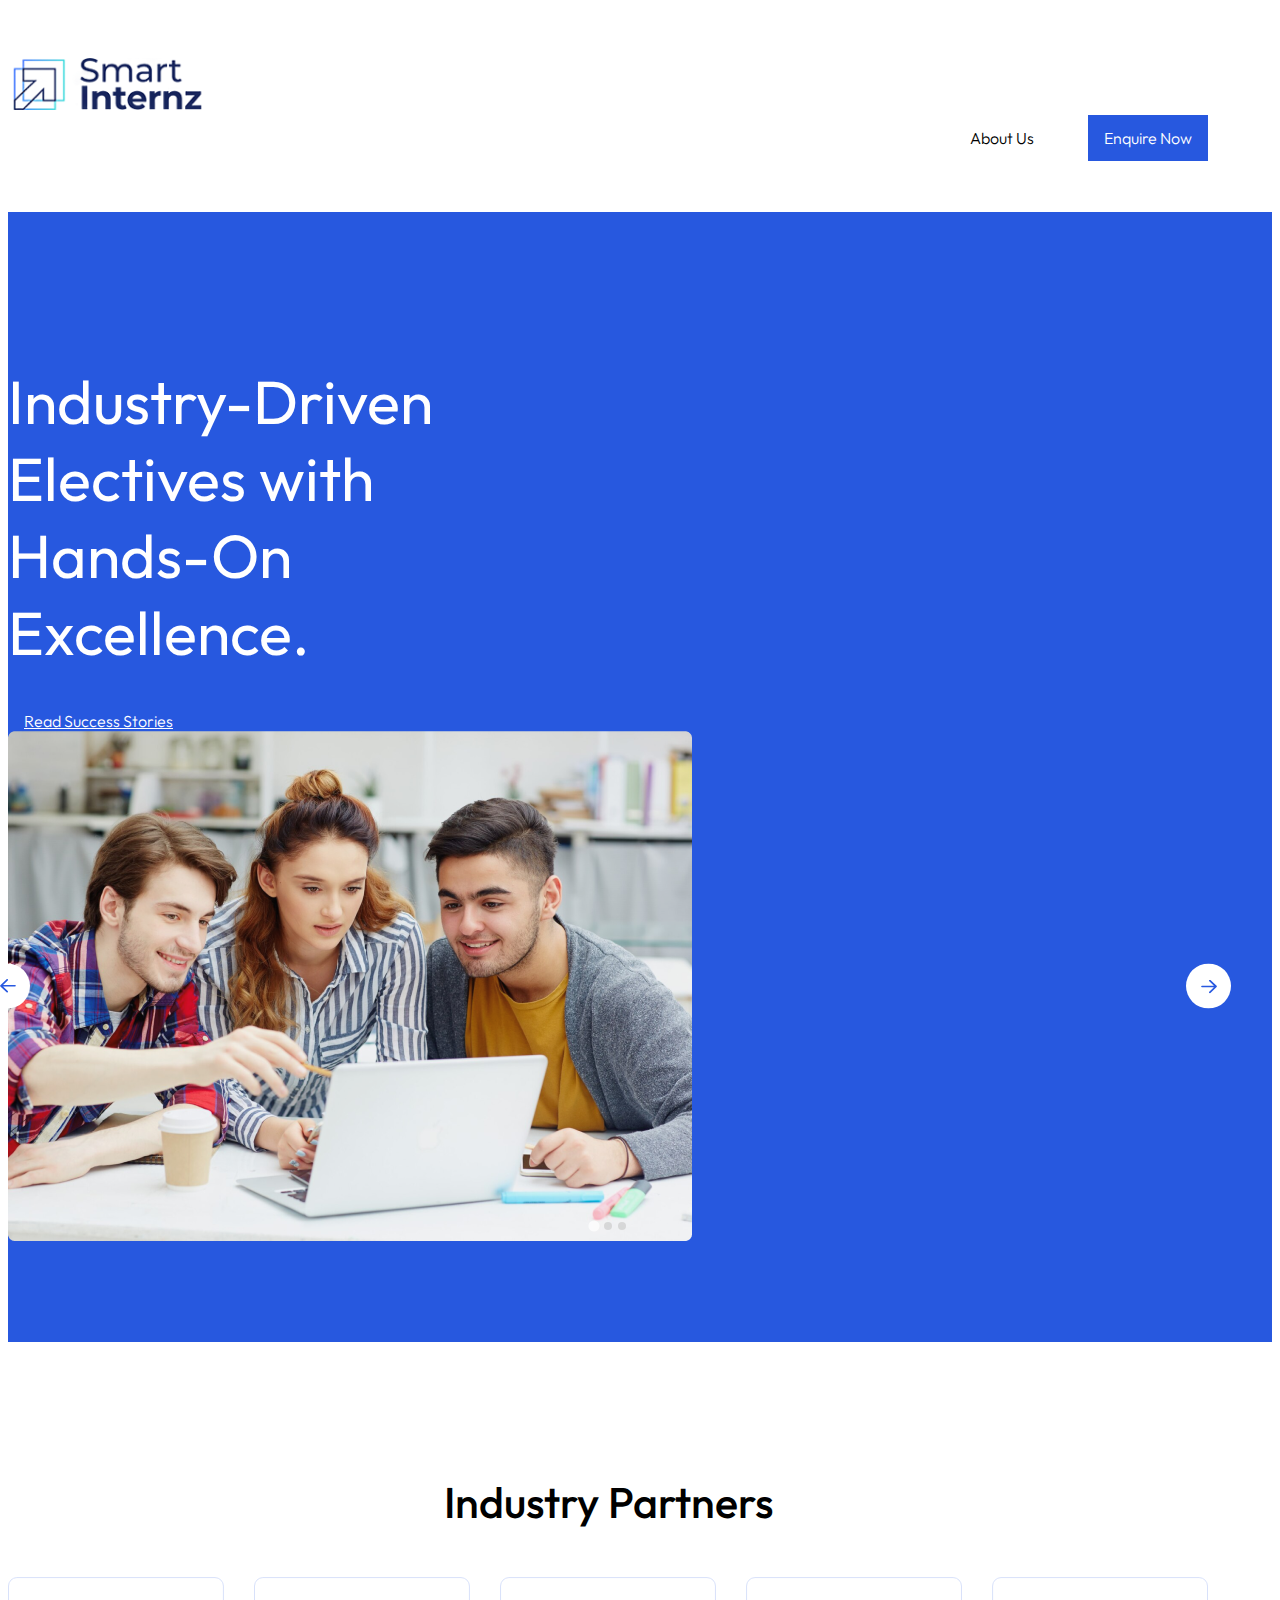
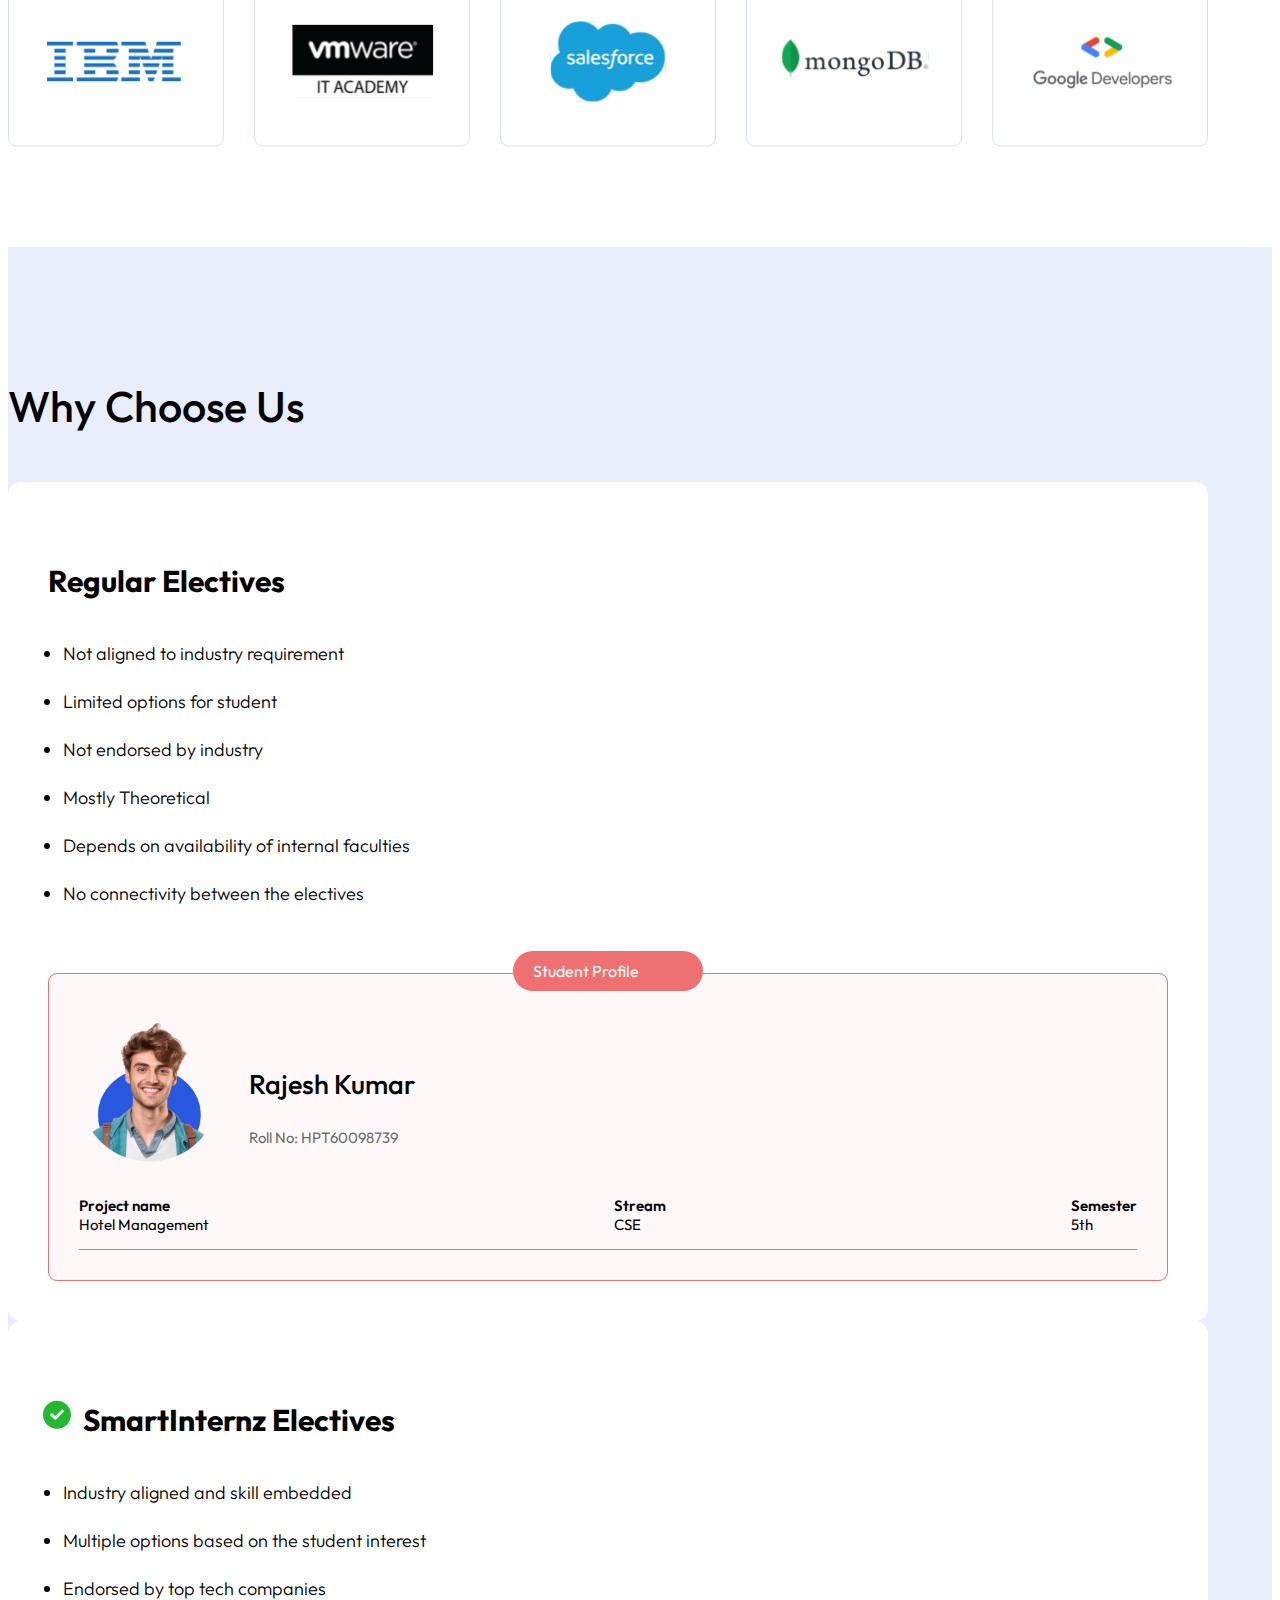
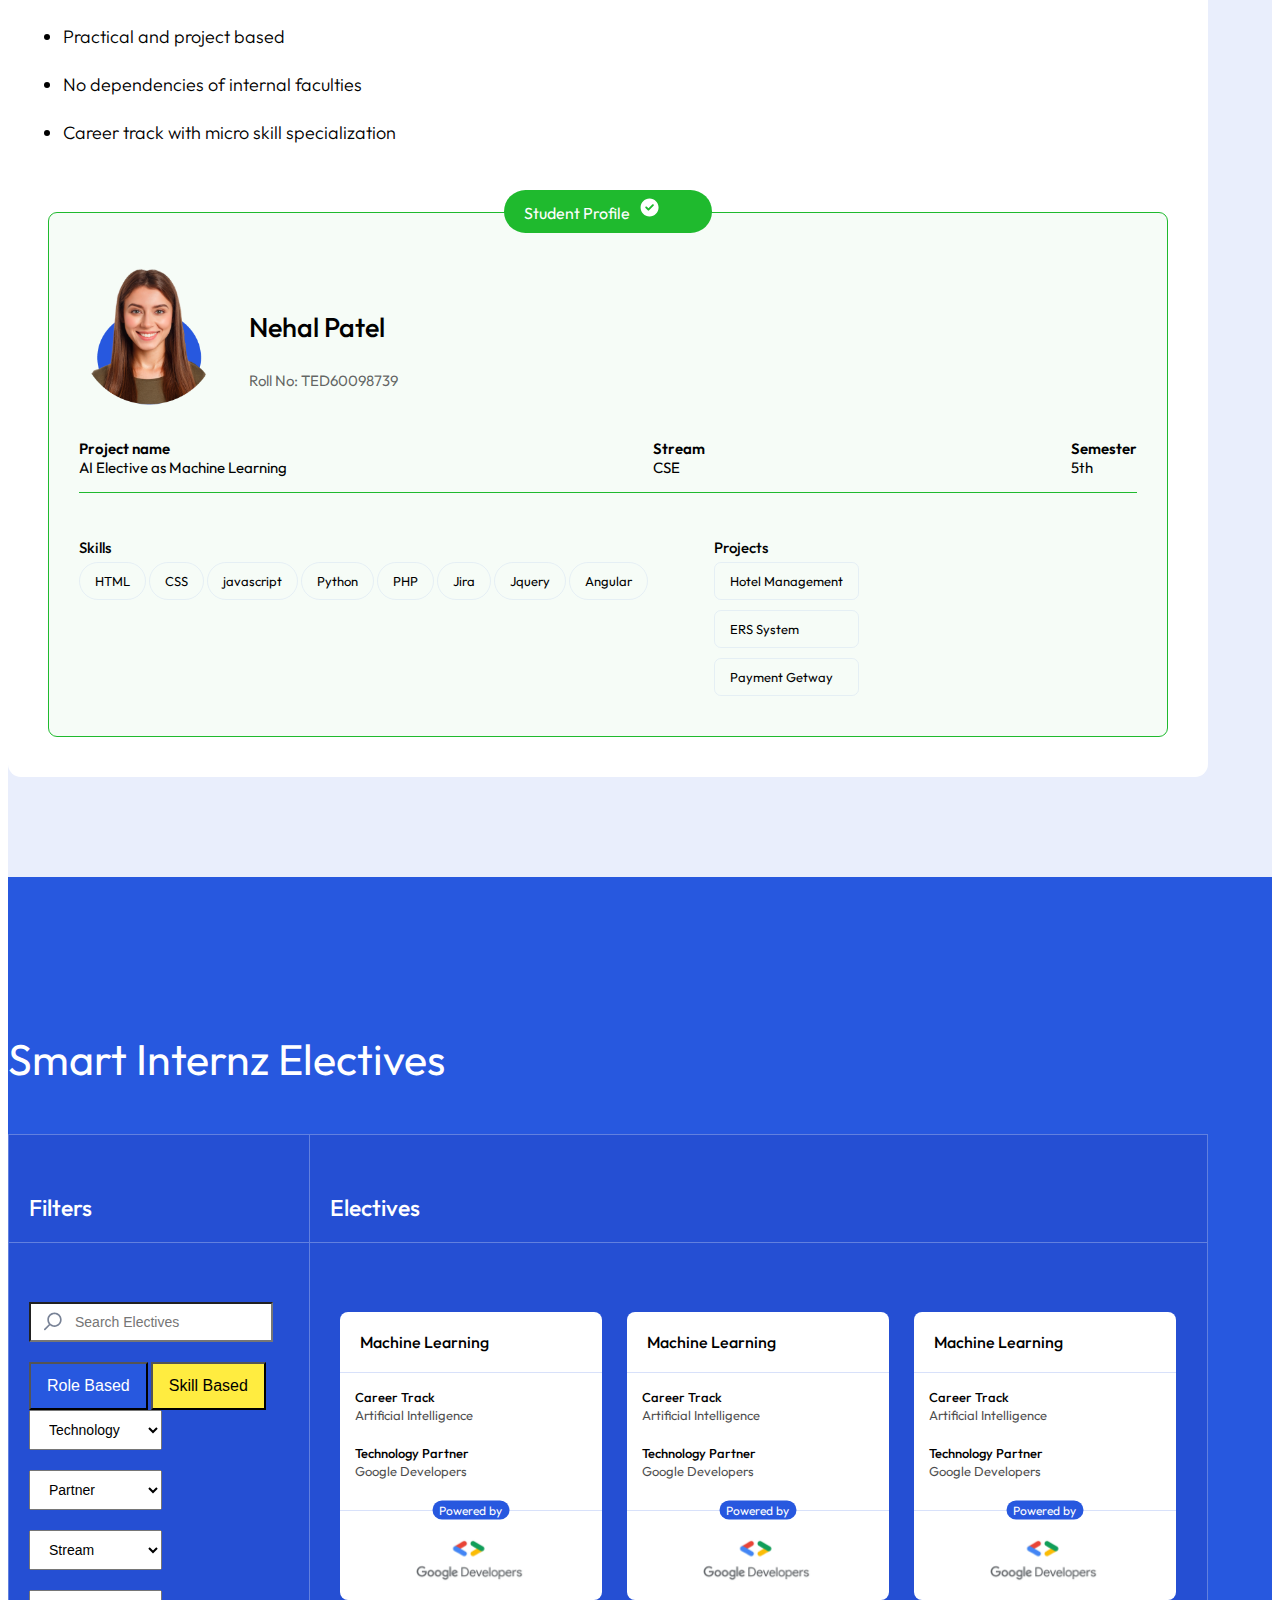
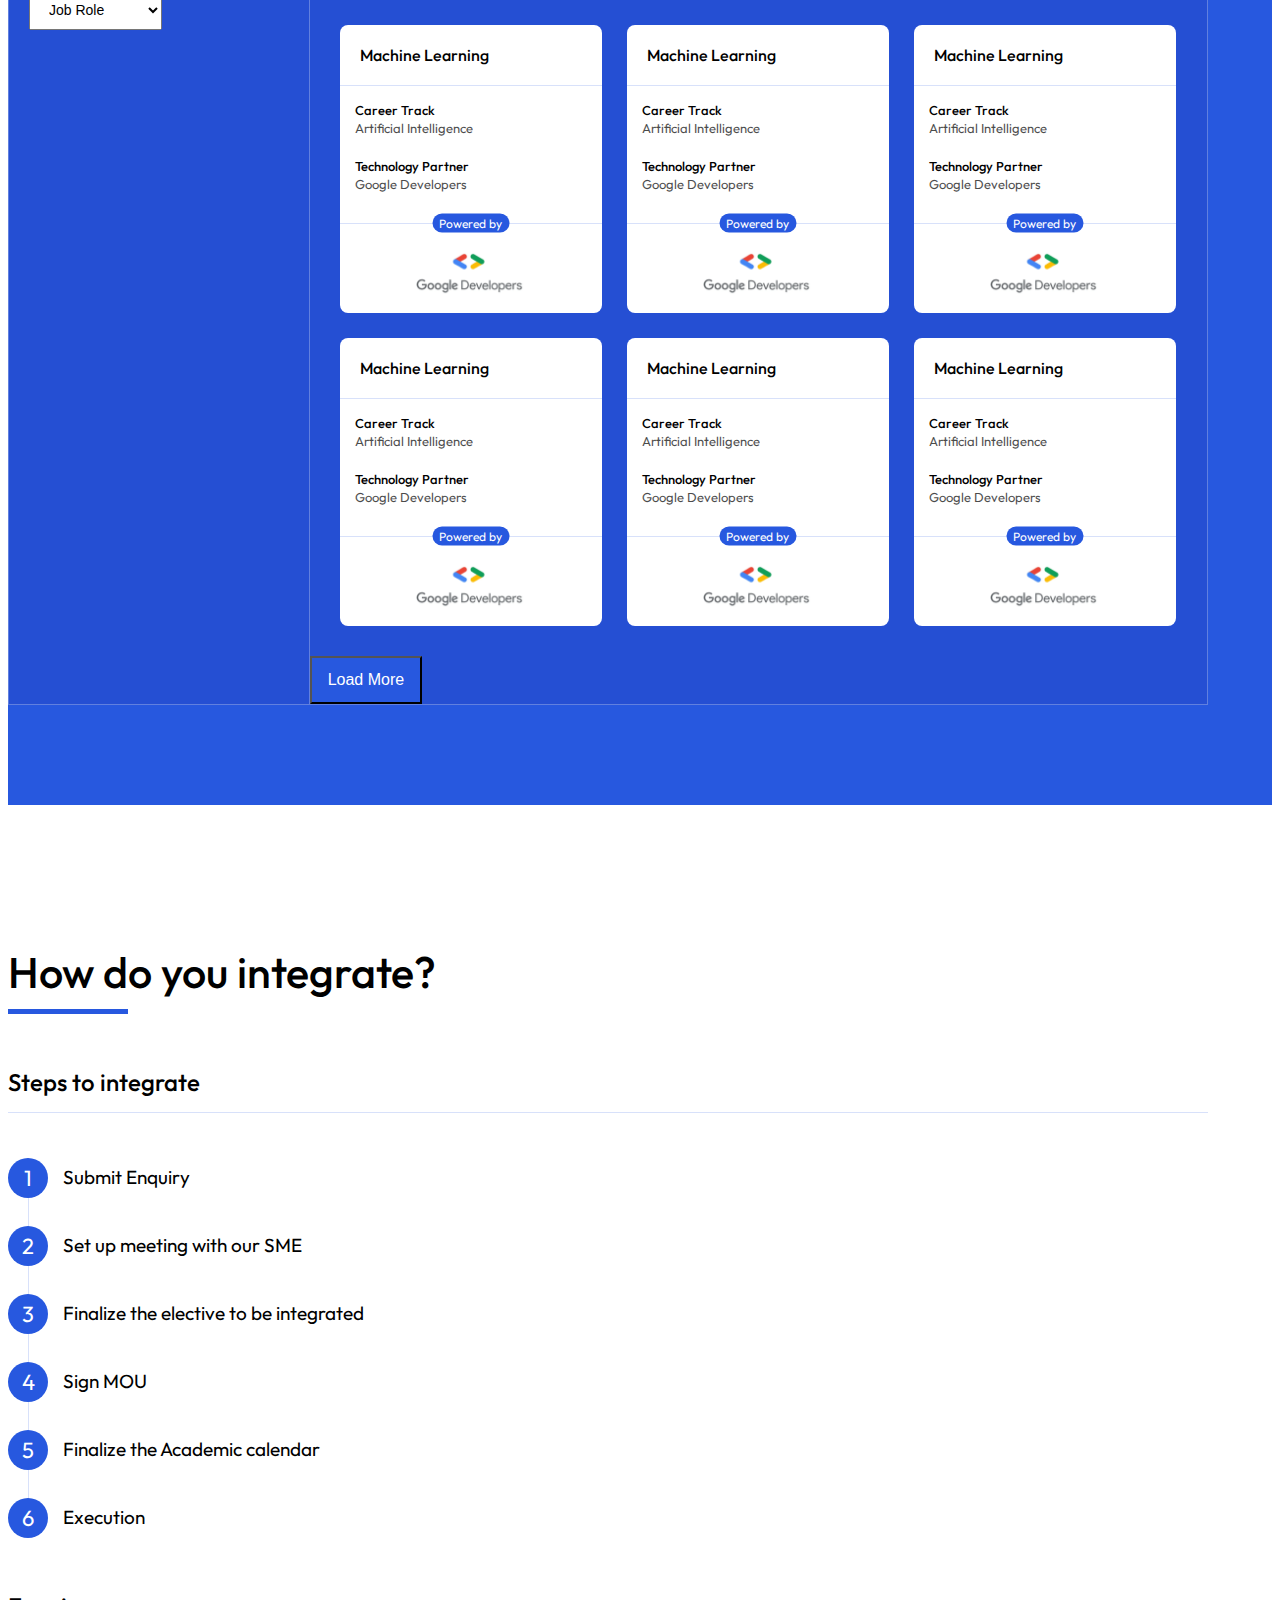
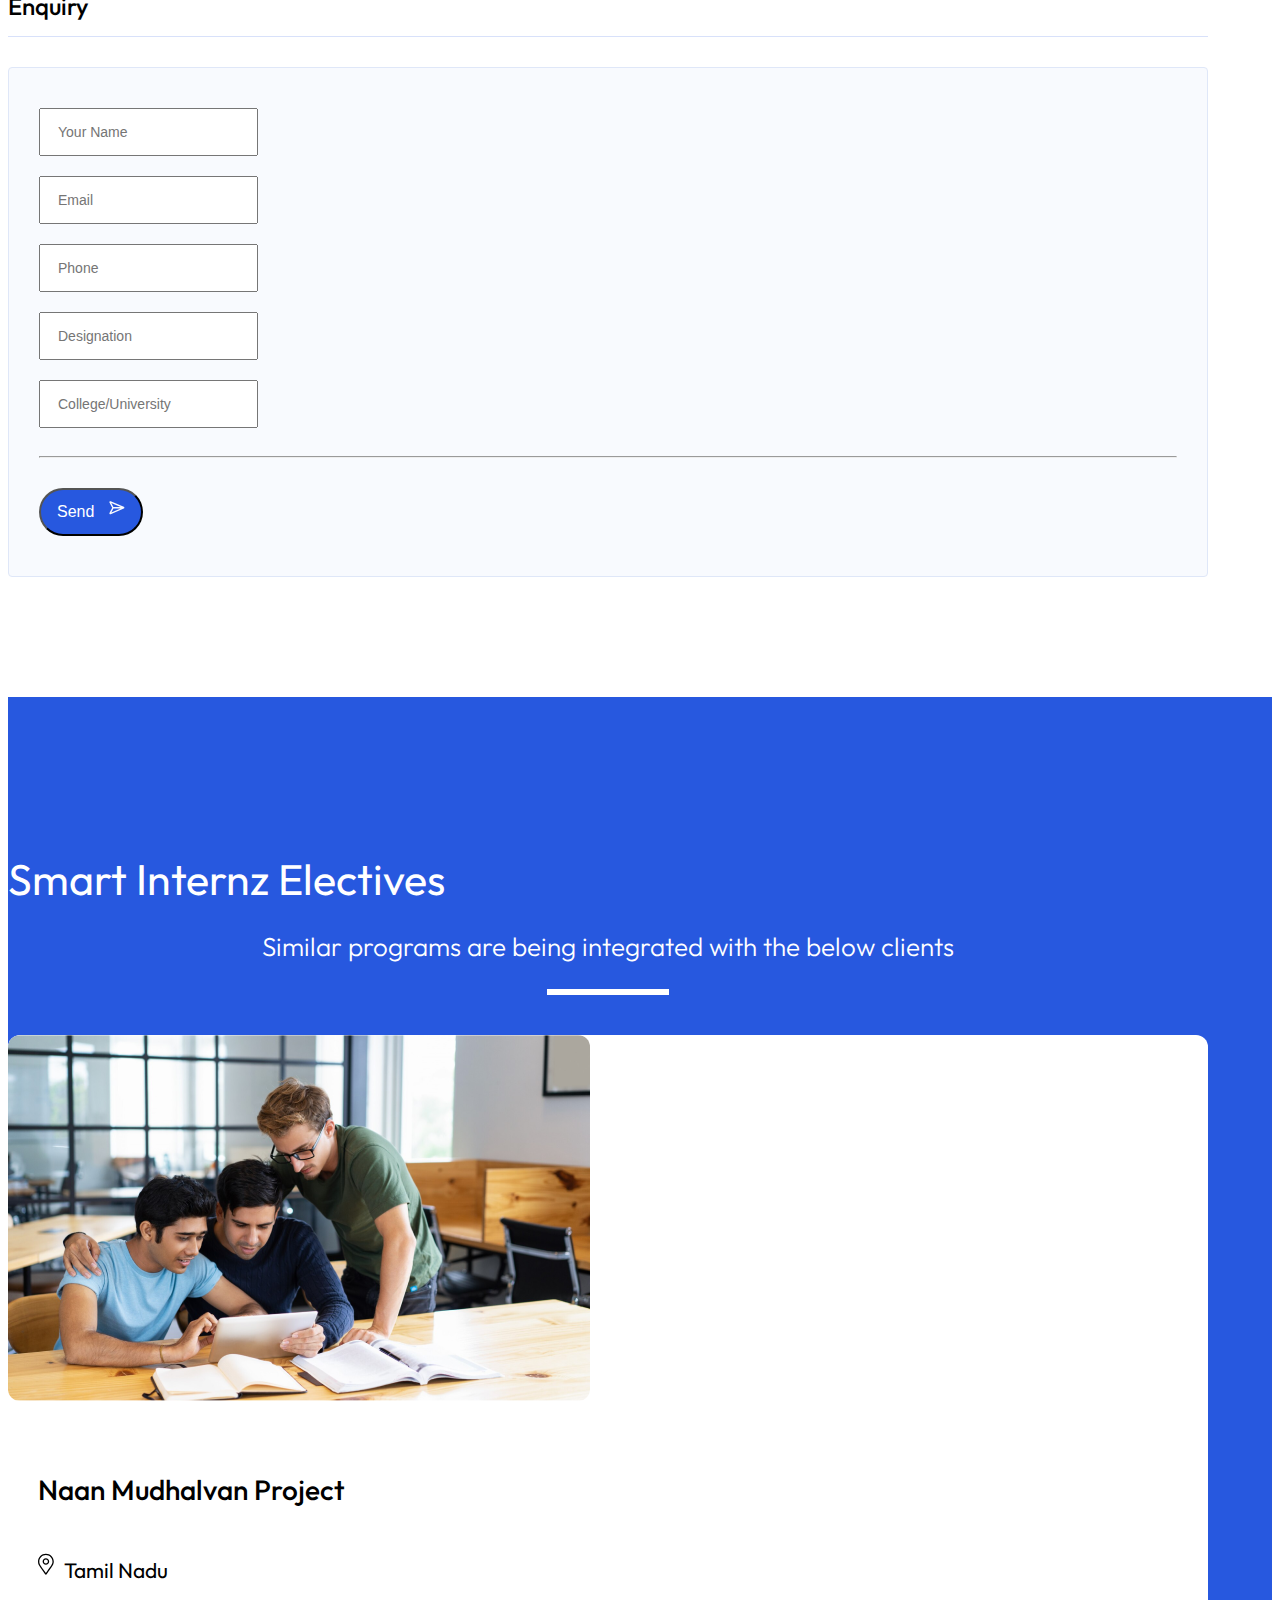
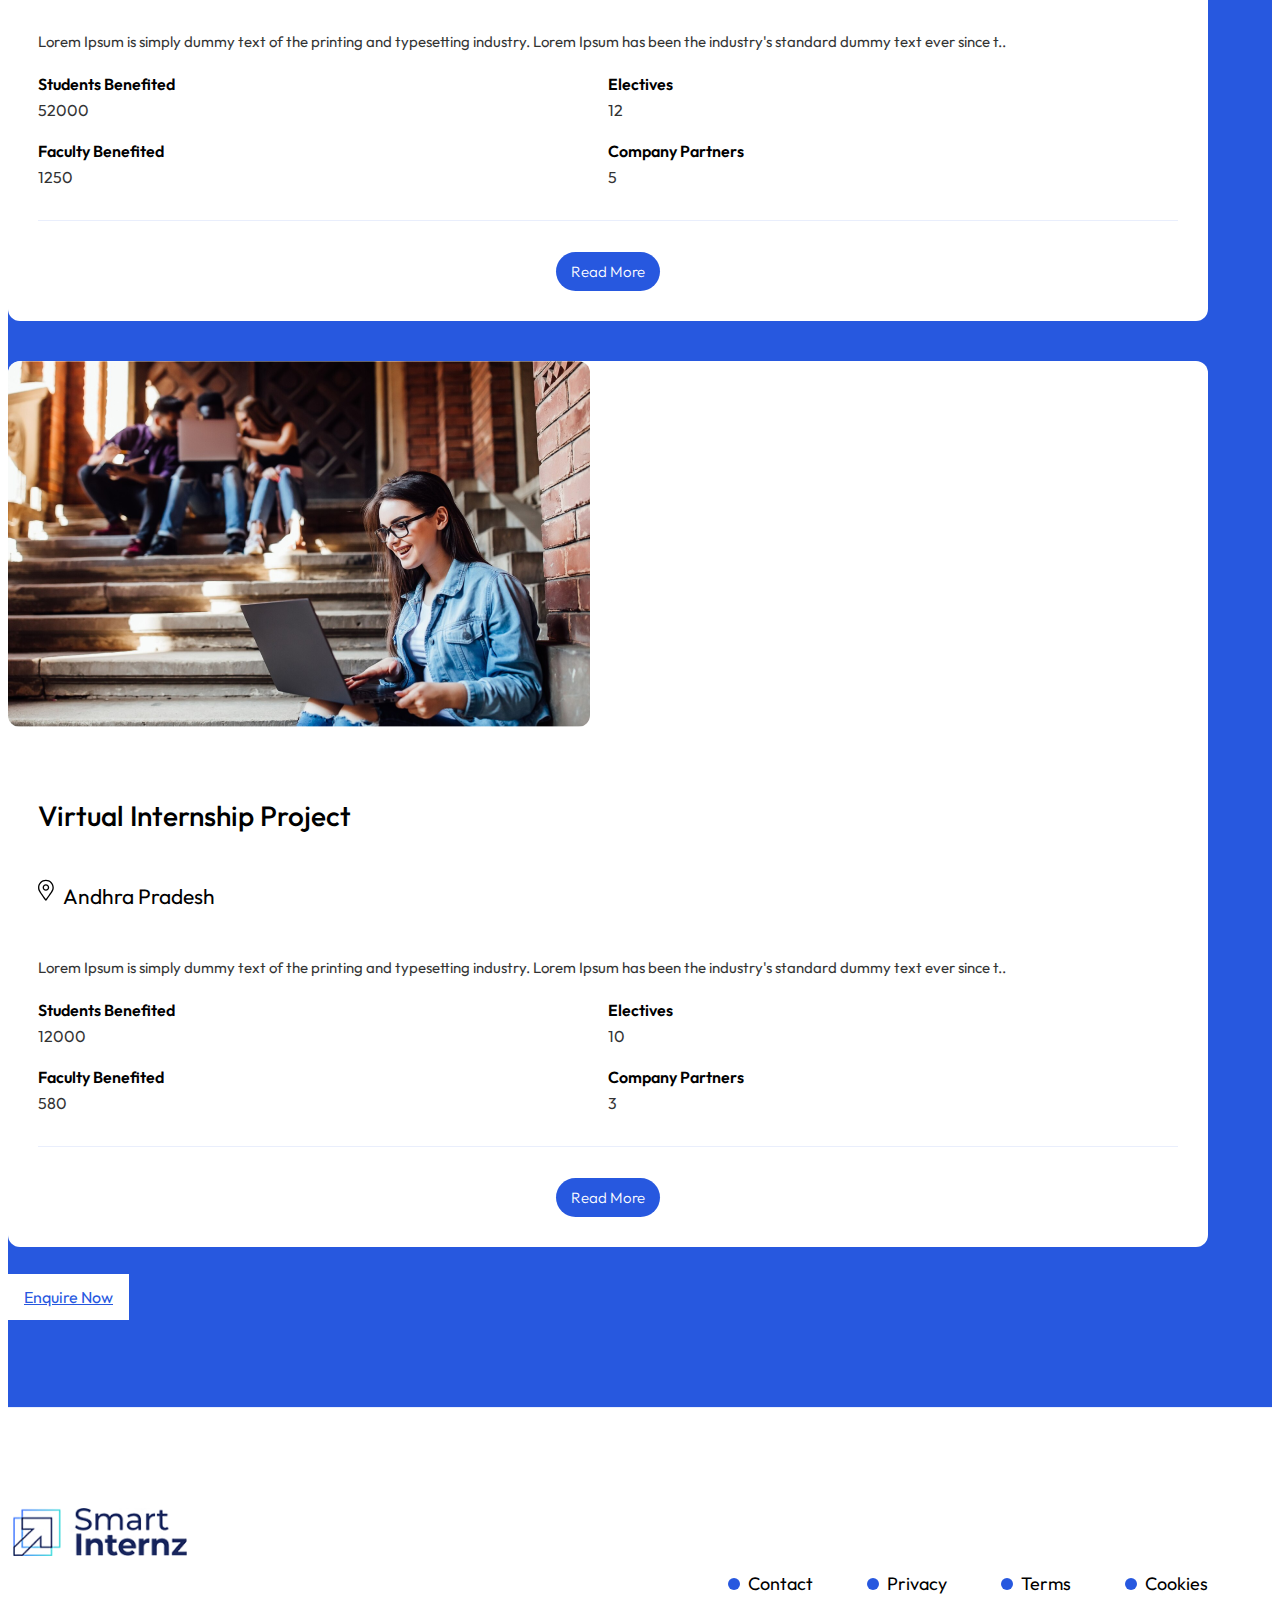
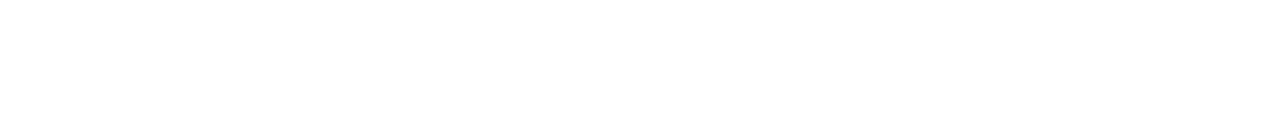
<file: index.html>
<!doctype html>
<html lang="en">
  <head>
    <!-- Required meta tags -->
    <meta charset="utf-8">
    <meta name="viewport" content="width=device-width, initial-scale=1">
    <link rel="shortcut icon" href="assets/images/fevicon.png" type="image/x-icon">

    <!-- Bootstrap CSS -->
    <link href="https://cdn.jsdelivr.net/npm/bootstrap@5.0.2/dist/css/bootstrap.min.css" rel="stylesheet" integrity="sha384-EVSTQN3/azprG1Anm3QDgpJLIm9Nao0Yz1ztcQTwFspd3yD65VohhpuuCOmLASjC" crossorigin="anonymous">
    <link href="https://cdn.jsdelivr.net/npm/@splidejs/splide@4.1.4/dist/css/splide.min.css" rel="stylesheet">
    <link rel="stylesheet" href="assets/css/style.css">
    <title>Smart Internz Electives</title>
  </head>
  <body> 

    <header>
        <div class="container">
            <div class="row"> 
                <div class="col-md-6">
                <a href="index.html">
                    <img src="assets/images/logo.png" alt="logo">
                </a>
                </div>
                <div class="col-md-6">
                <ul class="nav-smart">
                    <li><a href="https://smartinternz.com">About Us</a></li>
                    <li><a class="btn btn-primary" href="#contact">Enquire Now</a></li>
                </ul>
                </div> 
            </div>
        </div>
    </header>

    <section class="hero">
        <div class="container">
            <div class="row">
                <div class="col-md-6">
                    <h2>
                        Industry-Driven <br>
                        Electives with <br> 
                        Hands-On <br> 
                        Excellence.
                    </h2>
                    <a class="btn btn-outline-light btn-light" href="story-details.html">Read Success Stories</a>
                </div>
                <div class="col-md-6">
                    <section class="splide" data-splide='{"type":"loop"}' aria-label="Splide Basic HTML Example">
                        <div class="splide__track">
                              <ul class="splide__list">
                                  <li class="splide__slide"><img class="img-fluid" src="assets/images/s-1.png" alt=""></li> 
                                  <li class="splide__slide"><img class="img-fluid" src="assets/images/s-1.png" alt=""></li> 
                                  <li class="splide__slide"><img class="img-fluid" src="assets/images/s-1.png" alt=""></li> 
                              </ul>
                        </div>
                      </section>
                </div>
            </div>
        </div>
    </section>

    <section class="c-logos">
        <div class="container">
            <div class="row">
                <div class="col-md-12">
                    <h2 class="title-black">Industry Partners</h2>
                    <div class="logos-list">
                        <img src="assets/images/logo1.svg" alt="">
                        <img src="assets/images/logo2.svg" alt="">
                        <img src="assets/images/logo3.svg" alt="">
                        <img src="assets/images/logo4.svg" alt="">
                        <img src="assets/images/logo5.svg" alt="">
                    </div>
                </div>
            </div>
        </div>
    </section>

    <section class="why-choose-us">
        <div class="container">
            <div class="row">
                <div class="col-md-12">
                    <h2 class="title-black text-center">Why Choose Us</h2> 
                </div>
            </div>
            <div class="row">
                <div class="col-md-6">
                    <div class="std-card">
                       <h4>Regular Electives</h4> 
                       <ul>
                        <li>Not aligned to industry requirement</li>
                        <li>Limited options for student</li>
                        <li>Not endorsed by industry</li>
                        <li>Mostly Theoretical</li>
                        <li>Depends on availability of internal faculties</li>
                        <li>No connectivity between the electives</li> 
                       </ul>
                       <div class="std-profile">
                        <span class="pro-badge">Student Profile</span>

                        <div class="name-and-profile">
                            <div class="std-profile-pic">
                                <img src="assets/images/std-1.png" alt="">
                            </div>
                            <div class="std-name">
                                <h3>Rajesh Kumar</h3>
                                <p>Roll No: HPT60098739</p>
                            </div>
                        </div>

                        <div class="pro-details-std">
                            <li>
                                Project name
                                <span>Hotel Management</span>
                            </li>
                            <br>
                            <li>
                                Stream
                                <span>CSE</span>
                            </li>
                             <br>
                            <li>
                                Semester
                                <span>5th</span>
                            </li> 
                        </div>

                       </div>
                    </div>
                </div>
                <div class="col-md-6">
                    <div class="std-card smart-pro">
                       <h4><img src="assets/images/right-green.svg" alt=""> SmartInternz Electives</h4> 
                       <ul>
                        <li>Industry aligned and skill embedded</li>
                        <li>Multiple options based on the student interest</li>
                        <li>Endorsed by top tech companies</li>
                        <li>Practical and project based</li>
                        <li>No dependencies of internal faculties</li>
                        <li>Career track with micro skill specialization</li> 
                       </ul>
                       <div class="std-profile">
                        <span class="pro-badge">Student Profile <img src="assets/images/right-white.svg" alt=""></span>

                        <div class="name-and-profile">
                            <div class="std-profile-pic">
                                <img src="assets/images/std-2.png" alt="">
                            </div>
                            <div class="std-name">
                                <h3>Nehal Patel</h3>
                                <p>Roll No: TED60098739</p>
                            </div>
                        </div>

                        <div class="pro-details-std">
                            <li>
                                Project name
                                <span>AI Elective as Machine 
                                    Learning </span>
                            </li>
                            <li>
                                Stream
                                <span>CSE</span>
                            </li>
                            <li>
                                Semester
                                <span>5th</span>
                            </li> 
                        </div>

                        <div class="project-and-skills">
                            <div class="skills">
                                <p>Skills</p>
                                <span>HTML</span>
                                <span>CSS</span>
                                <span>javascript</span>
                                <span>Python</span>
                                <span>PHP</span>
                                <span>Jira</span>
                                <span>Jquery</span>
                                <span>Angular</span> 
                            </div>
                            <div class="projects">
                                <p>Projects</p>
                                <span>Hotel Management</span>
                                <span>ERS System</span>
                                <span>Payment Getway</span> 
                            </div>
                        </div>

                       </div>
                    </div>
                </div>
            </div>
        </div>
    </section>


    <section class="internz-electives">
        <div class="container">
            <div class="row">
                <div class="col-md-12">
                    <h4 class="title-white">Smart Internz Electives</h4>
                </div>
                <div class="col-md-12">
                    <div class="Electives-main">
                        <div class="filter">
                            <h5>Filters</h5>
                            <div class="filter-list"> 
 
                                <input type="text" class="form-control search-input" placeholder="Search Electives" aria-label="Username" aria-describedby="addon-wrapping">
                        
                                <div class="btn-group d-flex gap-3 mb-3">
                                    <button type="button" class="btn btn-outline-light">Role Based</button>
                                    <button type="button" class="btn active btn-outline-light">Skill Based</button> 
                                </div> 

                                <select class="form-select" name="" id="">
                                    <option value="">Technology</option>
                                    <option value="">Search Skills</option>
                                </select>
                                <select class="form-select" name="" id="">
                                    <option value="">Partner</option>
                                    <option value="">Search Skills</option>
                                </select>
                                <select class="form-select" name="" id="">
                                    <option value="">Stream</option>
                                    <option value="">Search Skills</option>
                                </select>
                                <select class="form-select" name="" id="">
                                    <option value="">Job Role</option>
                                    <option value="">Search Skills</option>
                                </select>
                            </div>
                            
                        </div>
                        <div class="electives-list">
                            <h5>Electives</h5>

                            <div class="card-electives-wp">
                                <a href="electives-details.html" class="ele-card">
                                    <h4>Machine Learning</h4>
                                <ul>
                                    <li>
                                        Career Track
                                        <span>Artificial Intelligence</span>
                                    </li>
                                    <li>
                                        Technology Partner
                                        <span>Google Developers</span>
                                    </li>
                                </ul>
                                <div class="logo-company">
                                    <img src="assets/images/g-logo.png" alt="">
                                </div>
                                </a>
                                <a href="electives-details.html"  class="ele-card">
                                    <h4>Machine Learning</h4>
                                <ul>
                                    <li>
                                        Career Track
                                        <span>Artificial Intelligence</span>
                                    </li>
                                    <li>
                                        Technology Partner
                                        <span>Google Developers</span>
                                    </li>
                                </ul>
                                <div class="logo-company">
                                    <img src="assets/images/g-logo.png" alt="">
                                </div>
                                </a>
                                <a href="electives-details.html"  class="ele-card">
                                    <h4>Machine Learning</h4>
                                <ul>
                                    <li>
                                        Career Track
                                        <span>Artificial Intelligence</span>
                                    </li>
                                    <li>
                                        Technology Partner
                                        <span>Google Developers</span>
                                    </li>
                                </ul>
                                <div class="logo-company">
                                    <img src="assets/images/g-logo.png" alt="">
                                </div>
                                </a>
                                <a href="electives-details.html"  class="ele-card">
                                    <h4>Machine Learning</h4>
                                <ul>
                                    <li>
                                        Career Track
                                        <span>Artificial Intelligence</span>
                                    </li>
                                    <li>
                                        Technology Partner
                                        <span>Google Developers</span>
                                    </li>
                                </ul>
                                <div class="logo-company">
                                    <img src="assets/images/g-logo.png" alt="">
                                </div>
                                </a>
                                <a href="electives-details.html"  class="ele-card">
                                    <h4>Machine Learning</h4>
                                <ul>
                                    <li>
                                        Career Track
                                        <span>Artificial Intelligence</span>
                                    </li>
                                    <li>
                                        Technology Partner
                                        <span>Google Developers</span>
                                    </li>
                                </ul>
                                <div class="logo-company">
                                    <img src="assets/images/g-logo.png" alt="">
                                </div>
                                </a>
                                <a href="electives-details.html"  class="ele-card">
                                    <h4>Machine Learning</h4>
                                <ul>
                                    <li>
                                        Career Track
                                        <span>Artificial Intelligence</span>
                                    </li>
                                    <li>
                                        Technology Partner
                                        <span>Google Developers</span>
                                    </li>
                                </ul>
                                <div class="logo-company">
                                    <img src="assets/images/g-logo.png" alt="">
                                </div>
                                </a>
                                <a href="electives-details.html"  class="ele-card">
                                    <h4>Machine Learning</h4>
                                <ul>
                                    <li>
                                        Career Track
                                        <span>Artificial Intelligence</span>
                                    </li>
                                    <li>
                                        Technology Partner
                                        <span>Google Developers</span>
                                    </li>
                                </ul>
                                <div class="logo-company">
                                    <img src="assets/images/g-logo.png" alt="">
                                </div>
                                </a>
                                <a href="electives-details.html"  class="ele-card">
                                    <h4>Machine Learning</h4>
                                    <ul>
                                        <li>
                                            Career Track
                                            <span>Artificial Intelligence</span>
                                        </li>
                                        <li>
                                            Technology Partner
                                            <span>Google Developers</span>
                                        </li>
                                    </ul>
                                    <div class="logo-company">
                                        <img src="assets/images/g-logo.png" alt="">
                                    </div>
                                </a>
                                <a href="electives-details.html"  class="ele-card">
                                    <h4>Machine Learning</h4>
                                    <ul>
                                        <li>
                                            Career Track
                                            <span>Artificial Intelligence</span>
                                        </li>
                                        <li>
                                            Technology Partner
                                            <span>Google Developers</span>
                                        </li>
                                    </ul>
                                    <div class="logo-company">
                                        <img src="assets/images/g-logo.png" alt="">
                                    </div>
                                </a>
                            </div>

                            <div class="text-center mb-5 mt-2">
                                <button class="btn btn-outline-light" type="button">Load More</button>
                            </div>
                        </div>
                    </div>
                </div>
            </div>
        </div>
    </section>

    <section id="contact" class="enquiry">
        <div class="container">
            <div class="row">
                <div class="col-md-12">
                    <h3 class="title-black underline">How do you integrate?</h3>
                </div>
                <div class="col-md-5">
                    <h5 class="title-2">Steps to integrate</h5>
                    <ul>
                        <li>
                            <span>1</span>
                            Submit Enquiry
                        </li>
                        <li>
                            <span>2</span>
                            Set up meeting with our SME
                        </li>
                        <li>
                            <span>3</span>
                            Finalize the elective to be integrated
                        </li>
                        <li>
                            <span>4</span>
                            Sign MOU
                        </li>
                        <li>
                            <span>5</span>
                            Finalize the Academic calendar
                        </li>
                        <li>
                            <span>6</span>
                            Execution
                        </li> 
                    </ul>
                </div>
                <div class="col-md-7">
                    <h5 class="title-2">Enquiry</h5>

                    <div class="form-wp">
                        <div class="row">
                            <div class="col-md-6">
                                <input class="form-control" type="text" placeholder="Your Name">
                            </div>
                            <div class="col-md-6">
                                <input class="form-control" type="text" placeholder="Email">
                            </div>
                        </div>
                        <div class="row">
                            <div class="col-md-6">
                                <input class="form-control" type="text" placeholder="Phone">
                            </div>
                            <div class="col-md-6">
                                <input class="form-control" type="text" placeholder="Designation">
                            </div>
                        </div>
                        <div class="row">
                            <div class="col-md-6">
                                <input class="form-control" type="text" placeholder="College/University">
                            </div> 
                        </div>
                        <div class="row">
                            <div class="col-md-12 text-end">
                               <hr> 
                               <button class="btn">Send <img src="assets/images/send.svg" alt=""></button>
                            </div> 
                        </div>
                    </div>
                </div>
            </div>
        </div>
    </section>

    <section class="stories">
        <div class="container">
            <div class="row">
                <div class="col-md-12">
                    <h4 class="title-white text-center">Smart Internz Electives</h4>
                    <p class="sub-title light">Similar programs are being integrated with the below clients</p>
                    <span class="desh-line"></span>
                </div>
            </div>
            <div class="row">
                <div class="col-md-6">
                    <div class="story-card">
                        <img class="cover-card" src="assets/images/cover-1.png" alt="">
                        <div class="story-content">
                            <h4>Naan Mudhalvan Project </h4>
                            <h6><img src="assets/images/location.svg" alt=""> Tamil Nadu</h6>
                            <p>Lorem Ipsum is simply dummy text of the printing and typesetting industry. Lorem Ipsum has been the industry's standard dummy text ever since t..</p>
                            <ul>
                                <li>
                                    Students Benefited
                                    <span>52000</span>
                                </li>
                                <li>
                                    Electives
                                    <span>12</span>
                                </li>
                                <li>
                                    Faculty Benefited
                                    <span>1250</span>
                                </li>
                                <li>
                                    Company Partners
                                    <span>5</span>
                                </li>
                            </ul>

                            <div class="str-footer">
                                <a href="story-details.html">Read More</a>
                            </div>
                        </div>
                    </div>
                </div>
                <div class="col-md-6">
                    <div class="story-card">
                        <img class="cover-card" src="assets/images/str2.png" alt="">
                        <div class="story-content">
                            <h4>Virtual Internship Project  </h4>
                            <h6><img src="assets/images/location.svg" alt=""> Andhra Pradesh</h6>
                            <p>Lorem Ipsum is simply dummy text of the printing and typesetting industry. Lorem Ipsum has been the industry's standard dummy text ever since t..</p>
                            <ul>
                                <li>
                                    Students Benefited
                                    <span>12000</span>
                                </li>
                                <li>
                                    Electives
                                    <span>10</span>
                                </li>
                                <li>
                                    Faculty Benefited
                                    <span>580</span>
                                </li>
                                <li>
                                    Company Partners
                                    <span>3</span>
                                </li>
                            </ul>

                            <div class="str-footer">
                                <a href="story-details.html">Read More</a>
                            </div>
                        </div>
                    </div>
                </div>

                <div class="col-md-12 text-center">
                    <a class="btn btn-white" href="#contact">Enquire Now</a>
                </div>
            </div>
        </div>
    </section>

    <footer>
        <div class="container">
            <div class="row">
                <div class="col-md-6">
                    <a href="index.html">
                        <img src="assets/images/logo.png" alt="logo">
                    </a>
                </div>
                <div class="col-md-6">
                    <ul>
                        <li>
                            <a href="#">Contact</a>
                        </li>
                        <li>
                            <a href="#">Privacy</a>
                        </li>
                        <li>
                            <a href="#">Terms</a>
                        </li>
                        <li>
                            <a href="#">Cookies</a>
                        </li> 
                    </ul>
                </div>
            </div>
        </div>
    </footer> 
 
    <!-- Option 1: Bootstrap Bundle with Popper -->
    <script src="https://cdn.jsdelivr.net/npm/bootstrap@5.0.2/dist/js/bootstrap.bundle.min.js" integrity="sha384-MrcW6ZMFYlzcLA8Nl+NtUVF0sA7MsXsP1UyJoMp4YLEuNSfAP+JcXn/tWtIaxVXM" crossorigin="anonymous"></script>
    <script src="https://cdn.jsdelivr.net/npm/@splidejs/splide@4.1.4/dist/js/splide.min.js"></script>

    <!-- Option 2: Separate Popper and Bootstrap JS -->
    <!--
    <script src="https://cdn.jsdelivr.net/npm/@popperjs/core@2.9.2/dist/umd/popper.min.js" integrity="sha384-IQsoLXl5PILFhosVNubq5LC7Qb9DXgDA9i+tQ8Zj3iwWAwPtgFTxbJ8NT4GN1R8p" crossorigin="anonymous"></script>
    <script src="https://cdn.jsdelivr.net/npm/bootstrap@5.0.2/dist/js/bootstrap.min.js" integrity="sha384-cVKIPhGWiC2Al4u+LWgxfKTRIcfu0JTxR+EQDz/bgldoEyl4H0zUF0QKbrJ0EcQF" crossorigin="anonymous"></script>
    -->

    <script>
        var splide = new Splide( '.splide' );
        splide.mount();
    </script>
  </body>
</html>
</file>
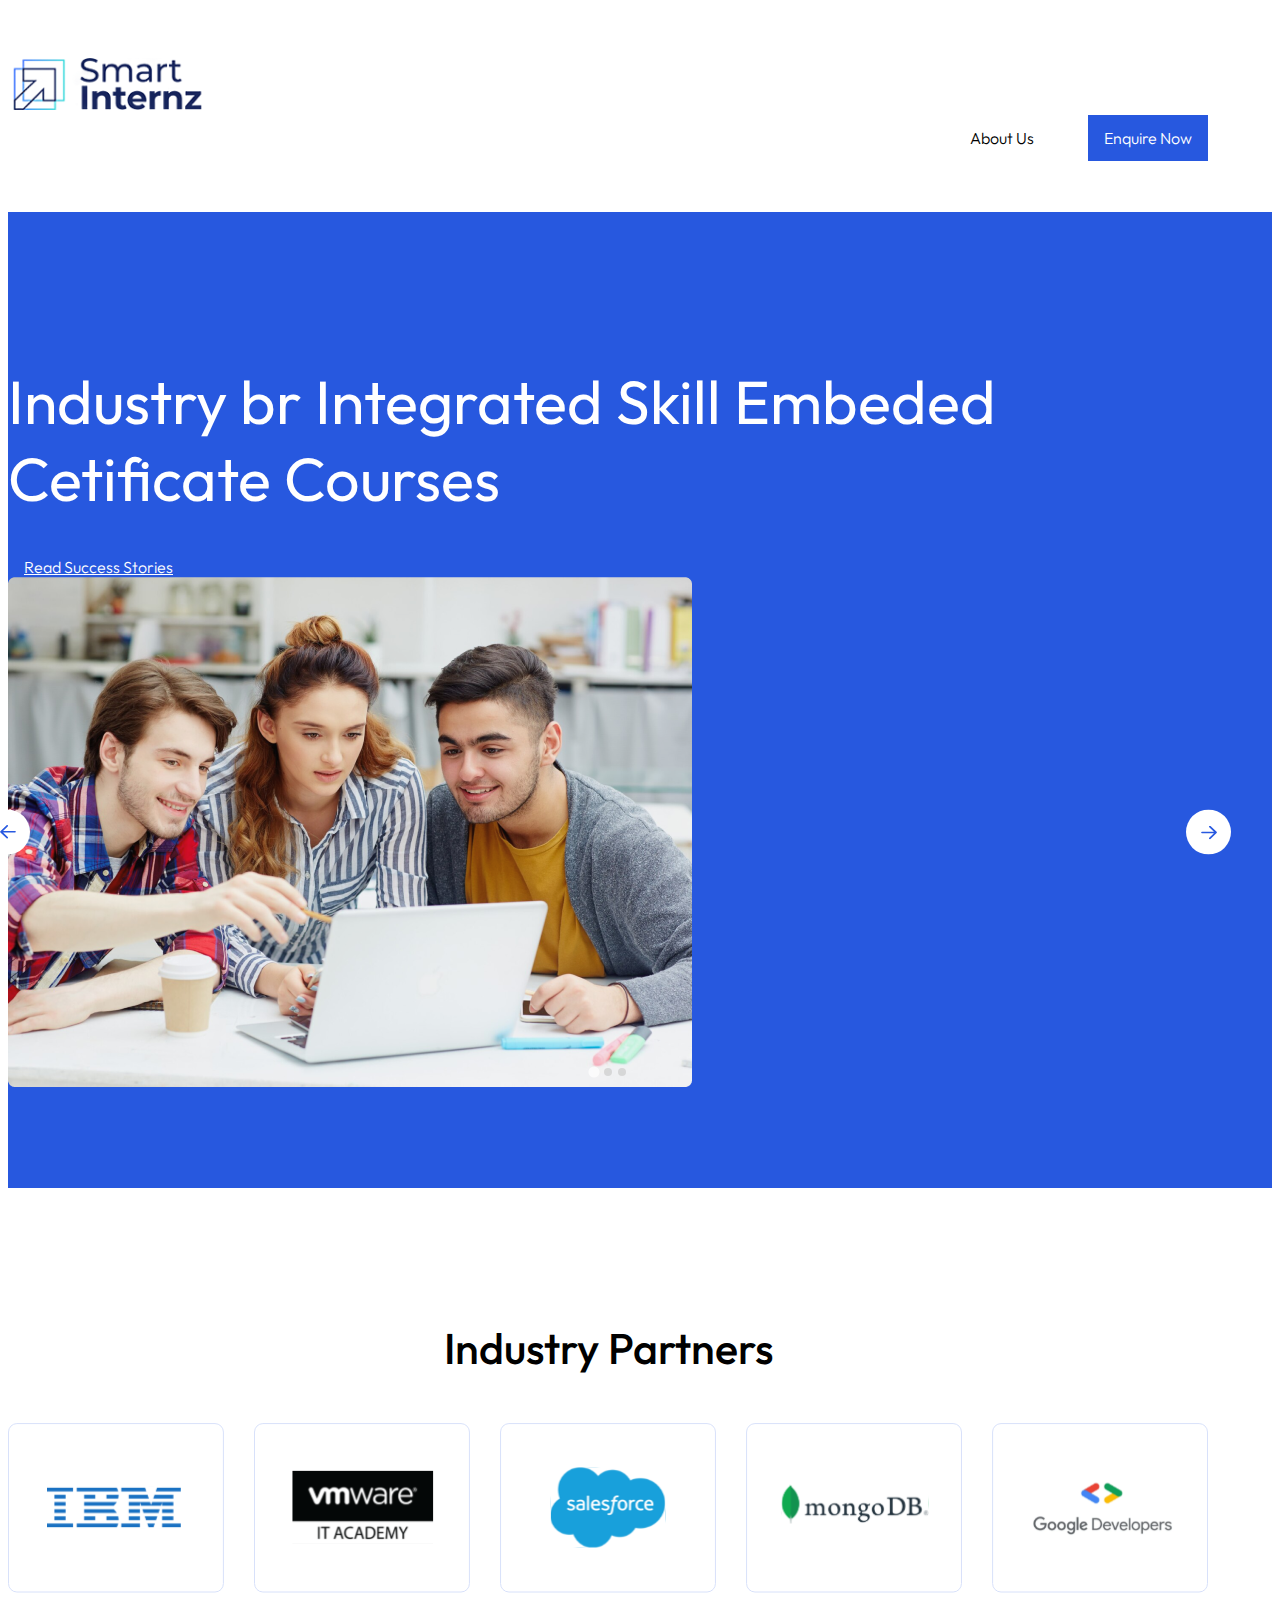
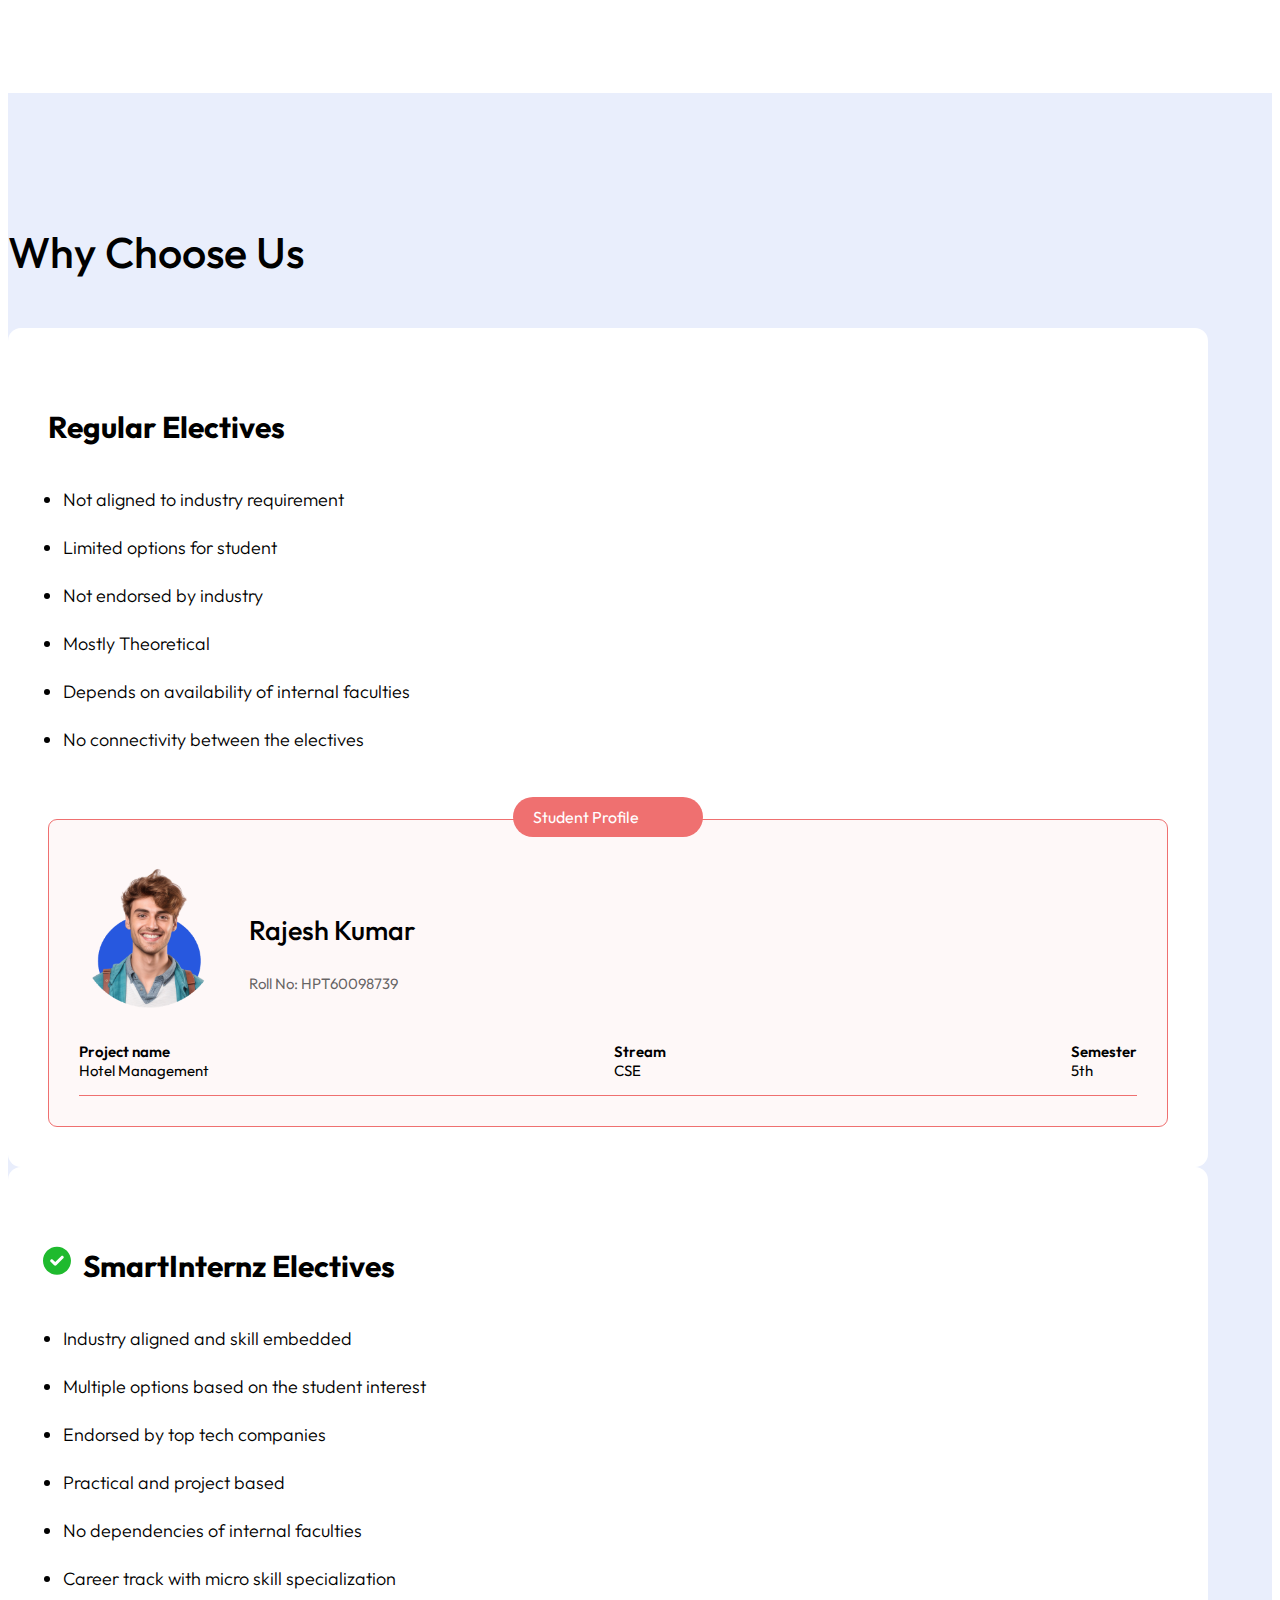
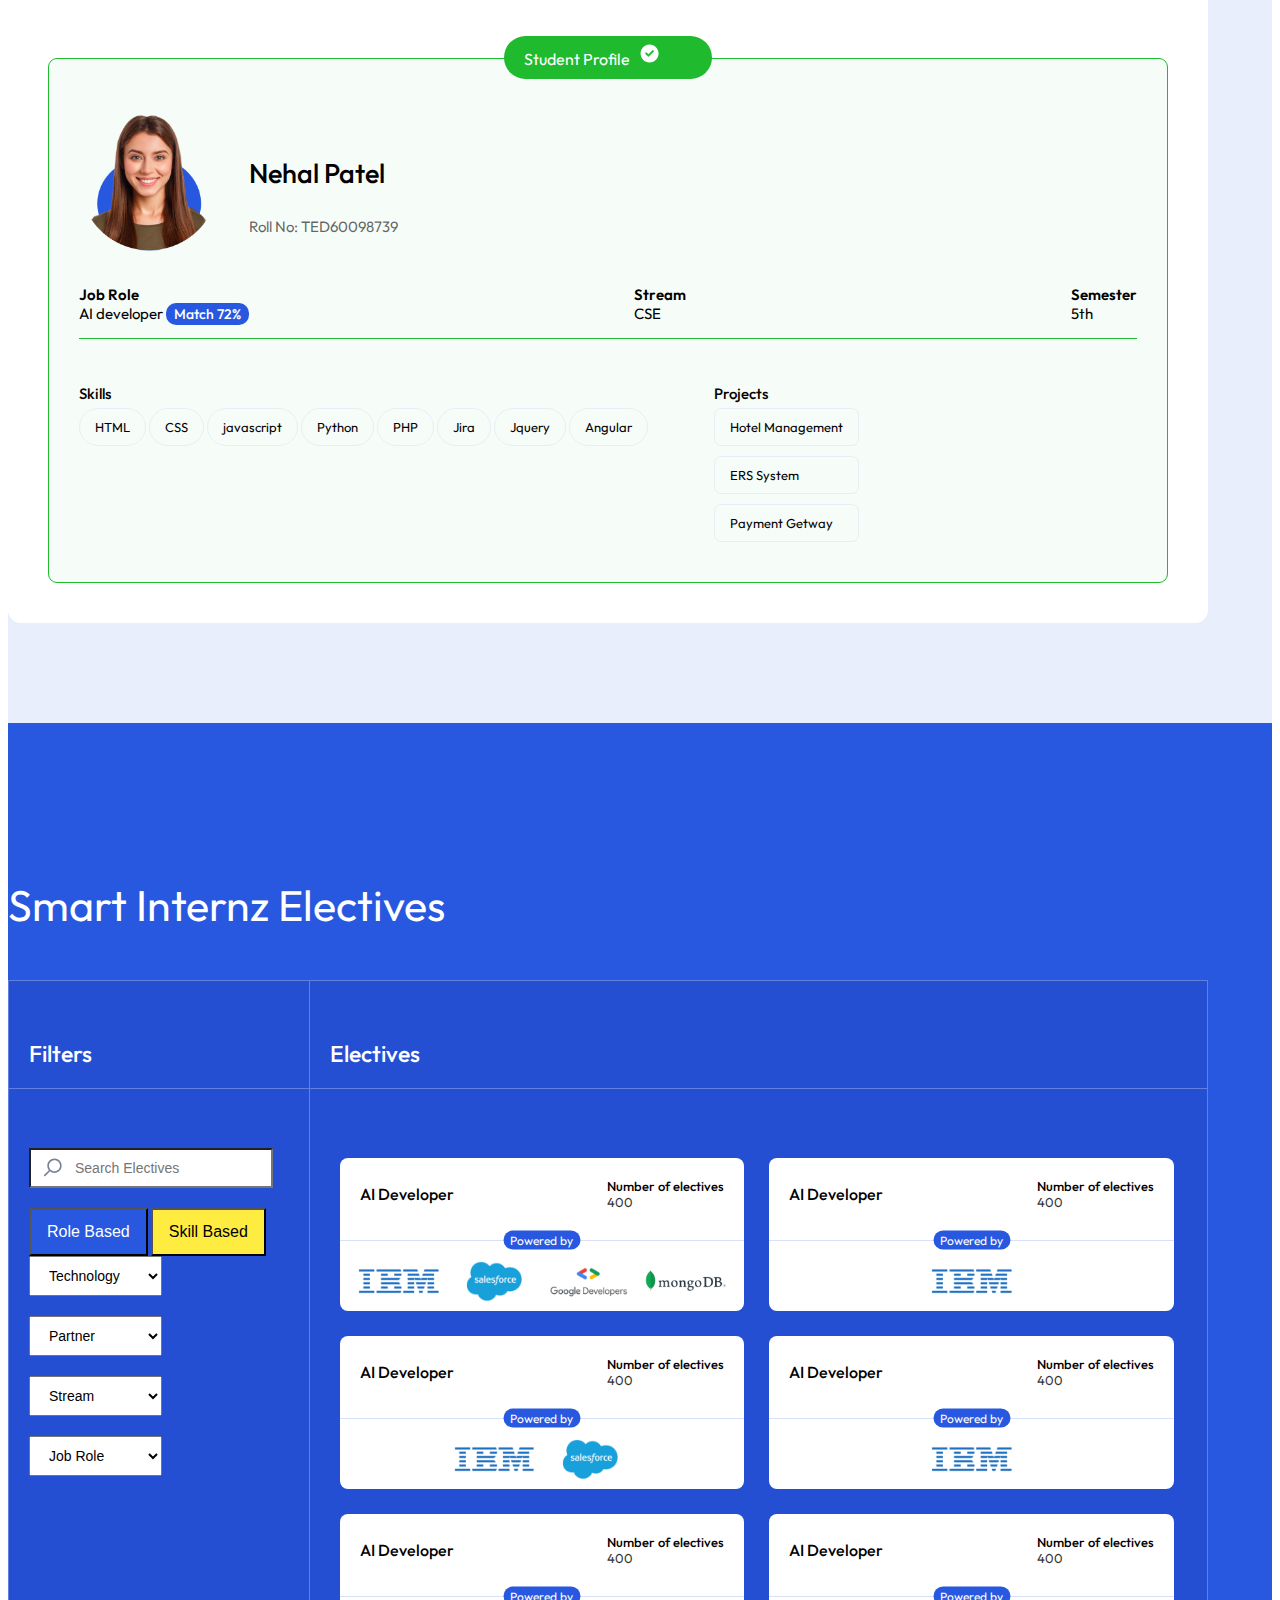
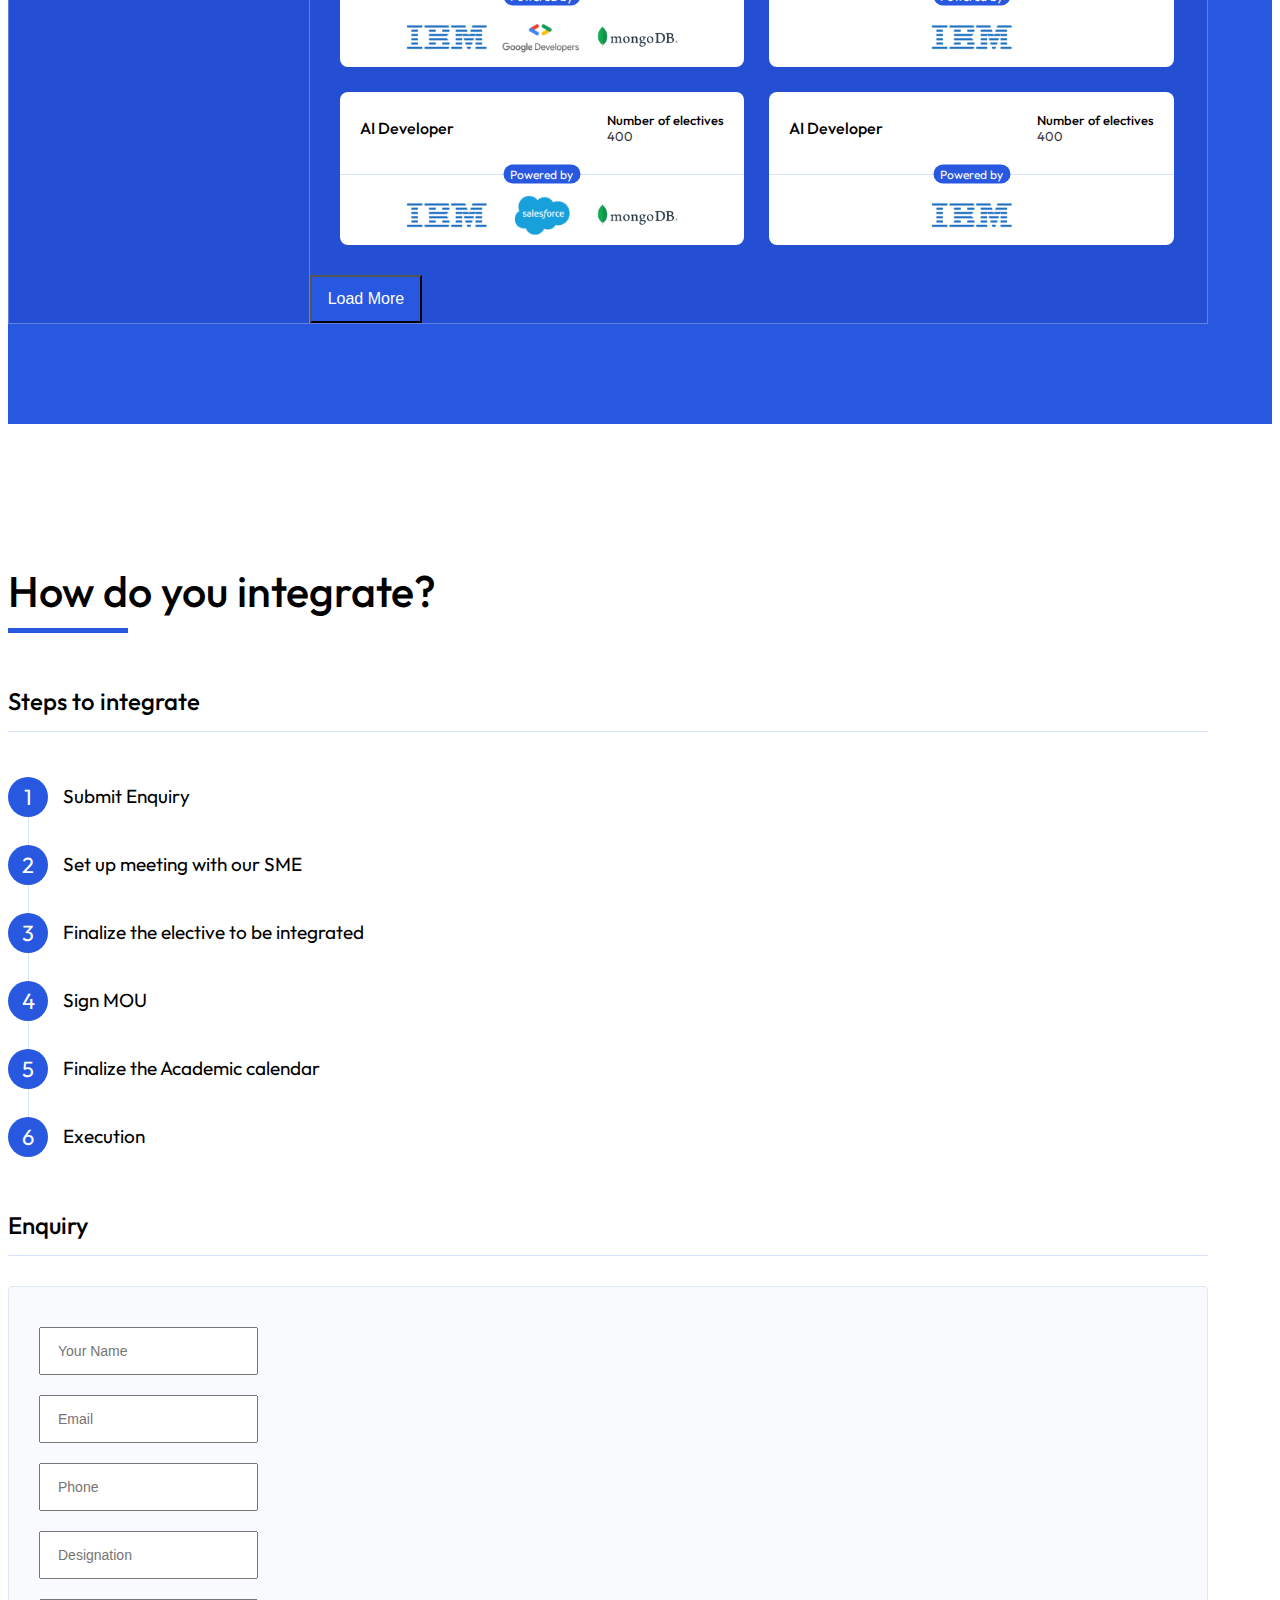
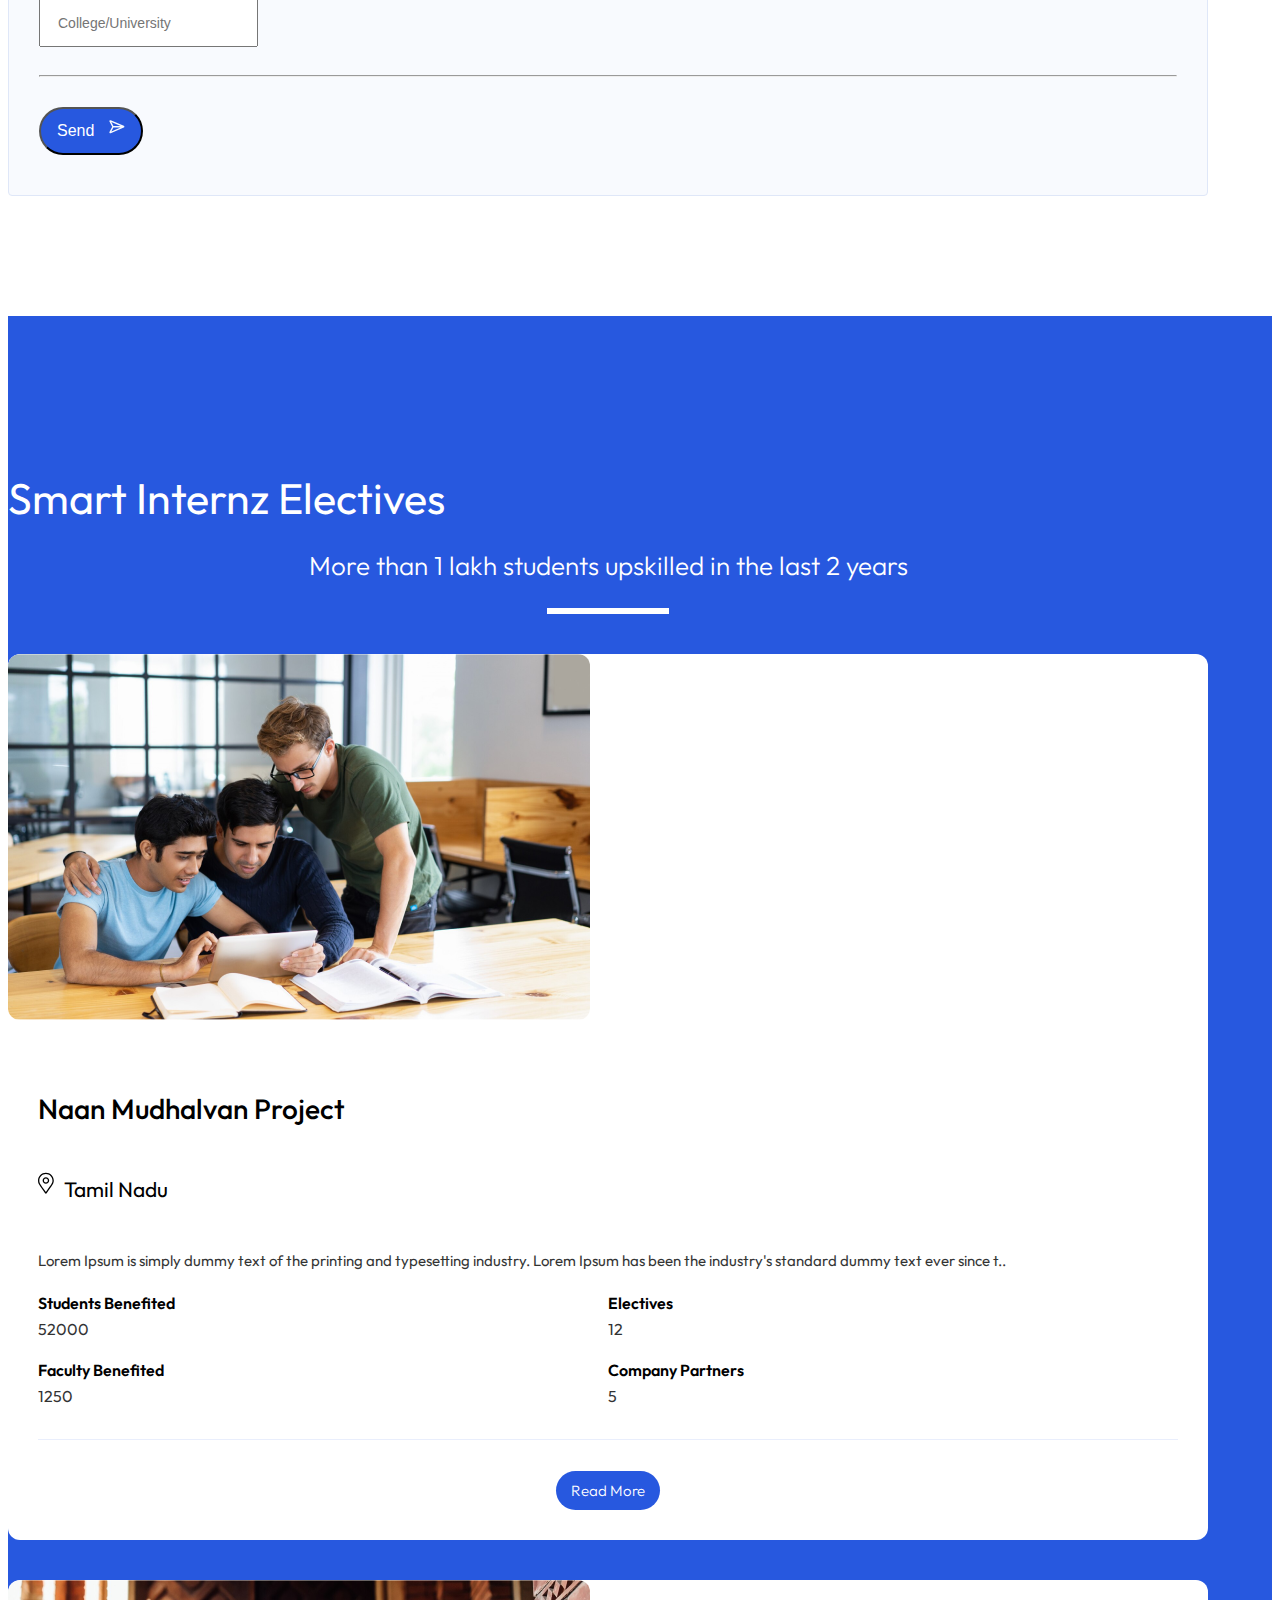
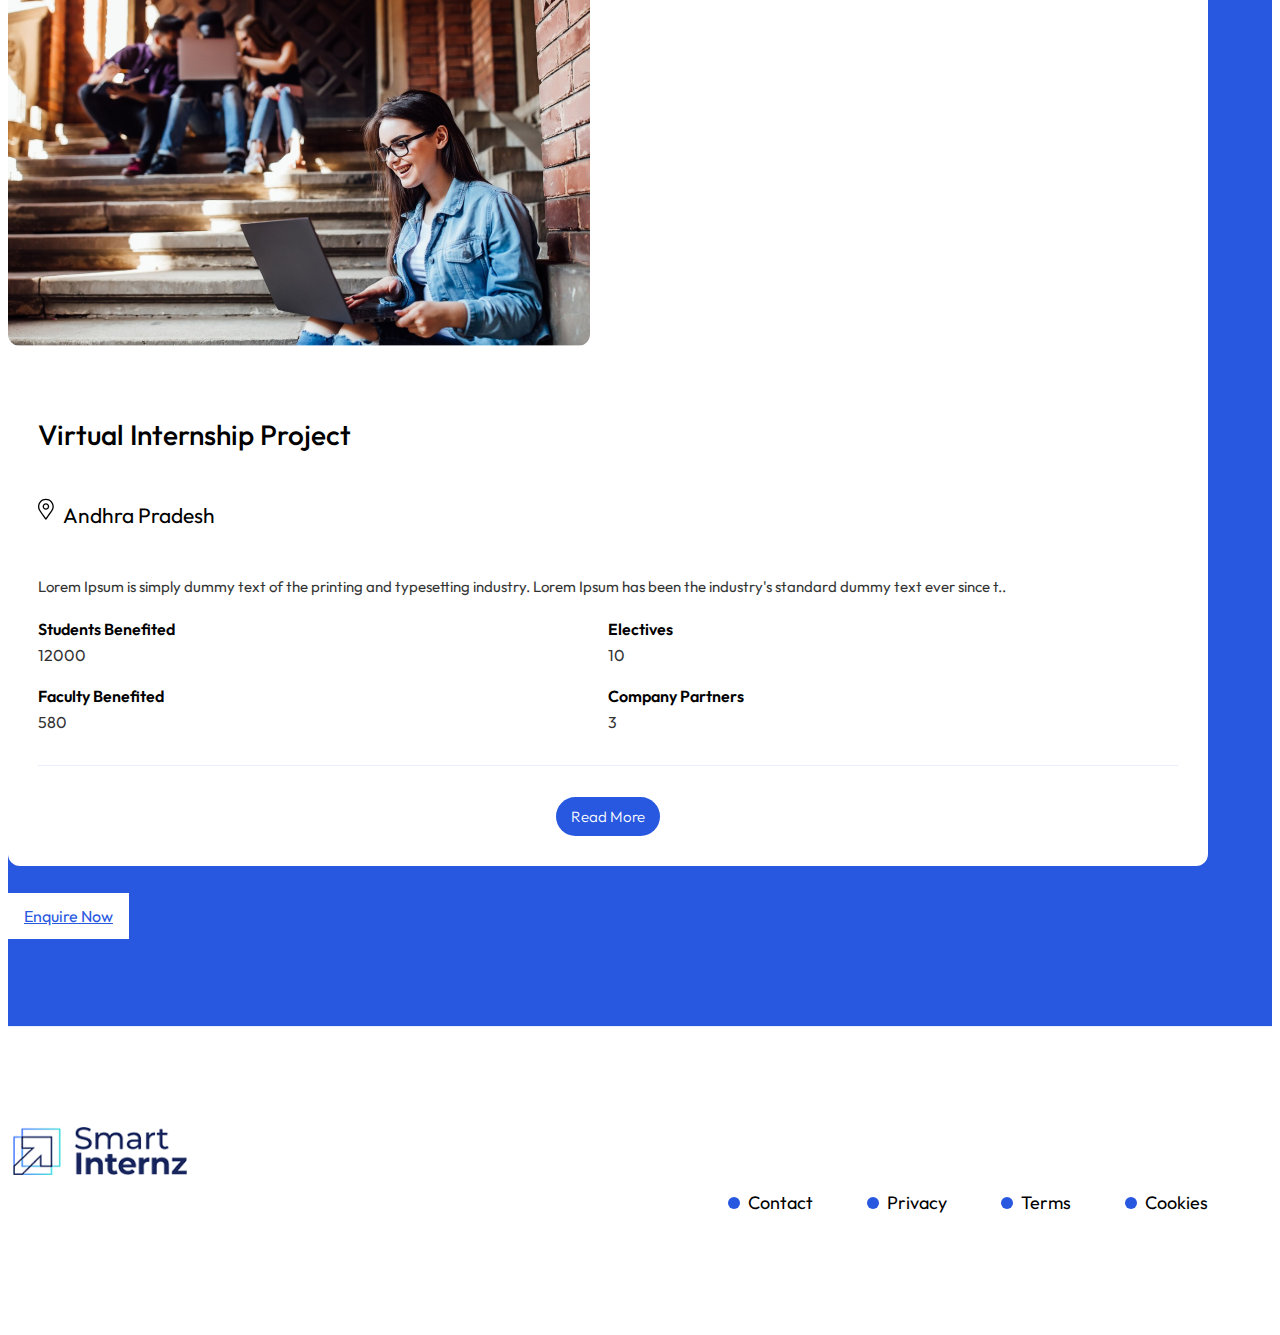
<file: carrer-track.html>
<!doctype html>
<html lang="en">
  <head>
    <!-- Required meta tags -->
    <meta charset="utf-8">
    <meta name="viewport" content="width=device-width, initial-scale=1">
    <link rel="shortcut icon" href="assets/images/fevicon.png" type="image/x-icon">

    <!-- Bootstrap CSS -->
    <link href="https://cdn.jsdelivr.net/npm/bootstrap@5.0.2/dist/css/bootstrap.min.css" rel="stylesheet" integrity="sha384-EVSTQN3/azprG1Anm3QDgpJLIm9Nao0Yz1ztcQTwFspd3yD65VohhpuuCOmLASjC" crossorigin="anonymous">
    <link href="https://cdn.jsdelivr.net/npm/@splidejs/splide@4.1.4/dist/css/splide.min.css" rel="stylesheet">
    <link rel="stylesheet" href="assets/css/style.css">
    <title>Smart Internz Electives</title>
  </head>
  <body> 

    <header>
        <div class="container">
            <div class="row"> 
                <div class="col-md-6">
                <a href="index.html">
                    <img src="assets/images/logo.png" alt="logo">
                </a>
                </div>
                <div class="col-md-6">
                <ul class="nav-smart">
                    <li><a href="https://smartinternz.com">About Us</a></li>
                    <li><a class="btn btn-primary" href="#contact">Enquire Now</a></li>
                </ul>
                </div> 
            </div>
        </div>
    </header>

    <section class="hero">
        <div class="container">
            <div class="row align-items-center">
                <div class="col-md-6">
                    <h2>
                        Industry br Integrated Skill Embeded Cetificate Courses
                    </h2>
                    <a class="btn btn-outline-light btn-light" href="story-details.html">Read Success Stories</a>
                </div>
                <div class="col-md-6">
                    <section class="splide" data-splide='{"type":"loop"}' aria-label="Splide Basic HTML Example">
                        <div class="splide__track">
                              <ul class="splide__list">
                                  <li class="splide__slide"><img class="img-fluid" src="assets/images/s-1.png" alt=""></li> 
                                  <li class="splide__slide"><img class="img-fluid" src="assets/images/s-1.png" alt=""></li> 
                                  <li class="splide__slide"><img class="img-fluid" src="assets/images/s-1.png" alt=""></li> 
                              </ul>
                        </div>
                      </section>
                </div>
            </div>
        </div>
    </section>

    <section class="c-logos">
        <div class="container">
            <div class="row">
                <div class="col-md-12">
                    <h2 class="title-black">Industry Partners</h2>
                    <div class="logos-list">
                        <img src="assets/images/logo1.svg" alt="">
                        <img src="assets/images/logo2.svg" alt="">
                        <img src="assets/images/logo3.svg" alt="">
                        <img src="assets/images/logo4.svg" alt="">
                        <img src="assets/images/logo5.svg" alt="">
                    </div>
                </div>
            </div>
        </div>
    </section>

    <section class="why-choose-us">
        <div class="container">
            <div class="row">
                <div class="col-md-12">
                    <h2 class="title-black text-center">Why Choose Us</h2> 
                </div>
            </div>
            <div class="row">
                <div class="col-md-6">
                    <div class="std-card">
                       <h4>Regular Electives</h4> 
                       <ul>
                        <li>Not aligned to industry requirement</li>
                        <li>Limited options for student</li>
                        <li>Not endorsed by industry</li>
                        <li>Mostly Theoretical</li>
                        <li>Depends on availability of internal faculties</li>
                        <li>No connectivity between the electives</li> 
                       </ul>
                       <div class="std-profile">
                        <span class="pro-badge">Student Profile</span>

                        <div class="name-and-profile">
                            <div class="std-profile-pic">
                                <img src="assets/images/std-1.png" alt="">
                            </div>
                            <div class="std-name">
                                <h3>Rajesh Kumar</h3>
                                <p>Roll No: HPT60098739</p>
                            </div>
                        </div>

                        <div class="pro-details-std">
                            <li>
                                Project name
                                <span>Hotel Management</span>
                            </li>
                            <br>
                            <li>
                                Stream
                                <span>CSE</span>
                            </li>
                             <br>
                            <li>
                                Semester
                                <span>5th</span>
                            </li> 
                        </div>

                       </div>
                    </div>
                </div>
                <div class="col-md-6">
                    <div class="std-card smart-pro">
                       <h4><img src="assets/images/right-green.svg" alt=""> SmartInternz Electives</h4> 
                       <ul>
                        <li>Industry aligned and skill embedded</li>
                        <li>Multiple options based on the student interest</li>
                        <li>Endorsed by top tech companies</li>
                        <li>Practical and project based</li>
                        <li>No dependencies of internal faculties</li>
                        <li>Career track with micro skill specialization</li> 
                       </ul>
                       <div class="std-profile">
                        <span class="pro-badge">Student Profile <img src="assets/images/right-white.svg" alt=""></span>

                        <div class="name-and-profile">
                            <div class="std-profile-pic">
                                <img src="assets/images/std-2.png" alt="">
                            </div>
                            <div class="std-name">
                                <h3>Nehal Patel</h3>
                                <p>Roll No: TED60098739</p>
                            </div>
                        </div>

                        <div class="pro-details-std">
                            <li>
                                Job Role
                                <span>AI developer <strong>Match 72%</strong></span>
                            </li>
                            <li>
                                Stream
                                <span>CSE</span>
                            </li>
                            <li>
                                Semester
                                <span>5th</span>
                            </li> 
                        </div>

                        <div class="project-and-skills">
                            <div class="skills">
                                <p>Skills</p>
                                <span>HTML</span>
                                <span>CSS</span>
                                <span>javascript</span>
                                <span>Python</span>
                                <span>PHP</span>
                                <span>Jira</span>
                                <span>Jquery</span>
                                <span>Angular</span> 
                            </div>
                            <div class="projects">
                                <p>Projects</p>
                                <span>Hotel Management</span>
                                <span>ERS System</span>
                                <span>Payment Getway</span> 
                            </div>
                        </div>

                       </div>
                    </div>
                </div>
            </div>
        </div>
    </section>


    <section class="internz-electives">
        <div class="container">
            <div class="row">
                <div class="col-md-12">
                    <h4 class="title-white">Smart Internz Electives</h4>
                </div>
                <div class="col-md-12">
                    <div class="Electives-main">
                        <div class="filter">
                            <h5>Filters</h5>
                            <div class="filter-list"> 
 
                                <input type="text" class="form-control search-input" placeholder="Search Electives" aria-label="Username" aria-describedby="addon-wrapping">
                        
                                <div class="btn-group d-flex gap-3 mb-3">
                                    <button type="button" class="btn btn-outline-light">Role Based</button>
                                    <button type="button" class="btn active btn-outline-light">Skill Based</button> 
                                </div> 

                                <select class="form-select" name="" id="">
                                    <option value="">Technology</option>
                                    <option value="">Search Skills</option>
                                </select>
                                <select class="form-select" name="" id="">
                                    <option value="">Partner</option>
                                    <option value="">Search Skills</option>
                                </select>
                                <select class="form-select" name="" id="">
                                    <option value="">Stream</option>
                                    <option value="">Search Skills</option>
                                </select>
                                <select class="form-select" name="" id="">
                                    <option value="">Job Role</option>
                                    <option value="">Search Skills</option>
                                </select>
                            </div>
                            
                        </div>
                        <div class="electives-list">
                            <h5>Electives</h5>

                            <div class="card-electives-wp">

                                <a href="electives-details.html" class="ele-card careertrack">
                                    <h4>AI Developer
                                      <div class="numb-elec"> 
                                            Number of electives
                                            <span>400</span>
                                      </div>
                                    </h4>
                                
                                    <div class="logo-company">
                                        <div class="logo-wp-multi">
                                            <img src="assets/images/ibm.png" alt="">
                                        </div>
                                        <div class="logo-wp-multi">
                                        <img src="assets/images/sf.png" alt="">
                                             
                                        </div>
                                        <div class="logo-wp-multi">
                                        <img src="assets/images/g-logo.png" alt="">
                                             
                                        </div>
                                        <div class="logo-wp-multi">
                                        <img src="assets/images/mdb.png" alt="">
                                        </div>
                                    </div>
                                </a>
                                <a href="electives-details.html" class="ele-card careertrack">
                                    <h4>AI Developer
                                      <div class="numb-elec"> 
                                            Number of electives
                                            <span>400</span>
                                      </div>
                                    </h4>
                                
                                    <div class="logo-company">
                                        <div class="logo-wp-multi">
                                            <img src="assets/images/ibm.png" alt="">
                                        </div>
                                    </div>
                                </a>

                                <a href="electives-details.html" class="ele-card careertrack">
                                    <h4>AI Developer
                                      <div class="numb-elec"> 
                                            Number of electives
                                            <span>400</span>
                                      </div>
                                    </h4>
                                
                                    <div class="logo-company">
                                        <div class="logo-wp-multi">
                                            <img src="assets/images/ibm.png" alt="">
                                        </div>
                                        <div class="logo-wp-multi">
                                        <img src="assets/images/sf.png" alt="">
                                             
                                        </div>
                                        
                                    </div>
                                </a>
                                <a href="electives-details.html" class="ele-card careertrack">
                                    <h4>AI Developer
                                      <div class="numb-elec"> 
                                            Number of electives
                                            <span>400</span>
                                      </div>
                                    </h4>
                                
                                    <div class="logo-company">
                                        <div class="logo-wp-multi">
                                            <img src="assets/images/ibm.png" alt="">
                                        </div>
                                    </div>
                                </a>
                                <a href="electives-details.html" class="ele-card careertrack">
                                    <h4>AI Developer
                                      <div class="numb-elec"> 
                                            Number of electives
                                            <span>400</span>
                                      </div>
                                    </h4>
                                
                                    <div class="logo-company">
                                        <div class="logo-wp-multi">
                                            <img src="assets/images/ibm.png" alt="">
                                        </div> 
                                        <div class="logo-wp-multi">
                                        <img src="assets/images/g-logo.png" alt="">
                                             
                                        </div>
                                        <div class="logo-wp-multi">
                                        <img src="assets/images/mdb.png" alt="">
                                        </div>
                                    </div>
                                </a>
                                <a href="electives-details.html" class="ele-card careertrack">
                                    <h4>AI Developer
                                      <div class="numb-elec"> 
                                            Number of electives
                                            <span>400</span>
                                      </div>
                                    </h4>
                                
                                    <div class="logo-company">
                                        <div class="logo-wp-multi">
                                            <img src="assets/images/ibm.png" alt="">
                                        </div>
                                    </div>
                                </a>
                                <a href="electives-details.html" class="ele-card careertrack">
                                    <h4>AI Developer
                                      <div class="numb-elec"> 
                                            Number of electives
                                            <span>400</span>
                                      </div>
                                    </h4>
                                
                                    <div class="logo-company">
                                        <div class="logo-wp-multi">
                                            <img src="assets/images/ibm.png" alt="">
                                        </div>
                                        <div class="logo-wp-multi">
                                        <img src="assets/images/sf.png" alt="">
                                             
                                        </div> 
                                        <div class="logo-wp-multi">
                                        <img src="assets/images/mdb.png" alt="">
                                        </div>
                                    </div>
                                </a>
                                <a href="electives-details.html" class="ele-card careertrack">
                                    <h4>AI Developer
                                      <div class="numb-elec"> 
                                            Number of electives
                                            <span>400</span>
                                      </div>
                                    </h4>
                                
                                    <div class="logo-company">
                                        <div class="logo-wp-multi">
                                            <img src="assets/images/ibm.png" alt="">
                                        </div>
                                    </div>
                                </a>
                            </div>

                            <div class="text-center mb-5 mt-2">
                                <button class="btn btn-outline-light" type="button">Load More</button>
                            </div>
                        </div>
                    </div>
                </div>
            </div>
        </div>
    </section>

    <section id="contact" class="enquiry">
        <div class="container">
            <div class="row">
                <div class="col-md-12">
                    <h3 class="title-black underline">How do you integrate?</h3>
                </div>
                <div class="col-md-5">
                    <h5 class="title-2">Steps to integrate</h5>
                    <ul>
                        <li>
                            <span>1</span>
                            Submit Enquiry
                        </li>
                        <li>
                            <span>2</span>
                            Set up meeting with our SME
                        </li>
                        <li>
                            <span>3</span>
                            Finalize the elective to be integrated
                        </li>
                        <li>
                            <span>4</span>
                            Sign MOU
                        </li>
                        <li>
                            <span>5</span>
                            Finalize the Academic calendar
                        </li>
                        <li>
                            <span>6</span>
                            Execution
                        </li> 
                    </ul>
                </div>
                <div class="col-md-7">
                    <h5 class="title-2">Enquiry</h5>

                    <div class="form-wp">
                        <div class="row">
                            <div class="col-md-6">
                                <input class="form-control" type="text" placeholder="Your Name">
                            </div>
                            <div class="col-md-6">
                                <input class="form-control" type="text" placeholder="Email">
                            </div>
                        </div>
                        <div class="row">
                            <div class="col-md-6">
                                <input class="form-control" type="text" placeholder="Phone">
                            </div>
                            <div class="col-md-6">
                                <input class="form-control" type="text" placeholder="Designation">
                            </div>
                        </div>
                        <div class="row">
                            <div class="col-md-6">
                                <input class="form-control" type="text" placeholder="College/University">
                            </div> 
                        </div>
                        <div class="row">
                            <div class="col-md-12 text-end">
                               <hr> 
                               <button class="btn">Send <img src="assets/images/send.svg" alt=""></button>
                            </div> 
                        </div>
                    </div>
                </div>
            </div>
        </div>
    </section>

    <section class="stories">
        <div class="container">
            <div class="row">
                <div class="col-md-12">
                    <h4 class="title-white text-center">Smart Internz Electives</h4>
                    <p class="sub-title light">More than 1 lakh students upskilled in the last 2 years</p>
                    <span class="desh-line"></span>
                </div>
            </div>
            <div class="row">
                <div class="col-md-6">
                    <div class="story-card">
                        <img class="cover-card" src="assets/images/cover-1.png" alt="">
                        <div class="story-content">
                            <h4>Naan Mudhalvan Project </h4>
                            <h6><img src="assets/images/location.svg" alt=""> Tamil Nadu</h6>
                            <p>Lorem Ipsum is simply dummy text of the printing and typesetting industry. Lorem Ipsum has been the industry's standard dummy text ever since t..</p>
                            <ul>
                                <li>
                                    Students Benefited
                                    <span>52000</span>
                                </li>
                                <li>
                                    Electives
                                    <span>12</span>
                                </li>
                                <li>
                                    Faculty Benefited
                                    <span>1250</span>
                                </li>
                                <li>
                                    Company Partners
                                    <span>5</span>
                                </li>
                            </ul>

                            <div class="str-footer">
                                <a href="story-details.html">Read More</a>
                            </div>
                        </div>
                    </div>
                </div>
                <div class="col-md-6">
                    <div class="story-card">
                        <img class="cover-card" src="assets/images/str2.png" alt="">
                        <div class="story-content">
                            <h4>Virtual Internship Project  </h4>
                            <h6><img src="assets/images/location.svg" alt=""> Andhra Pradesh</h6>
                            <p>Lorem Ipsum is simply dummy text of the printing and typesetting industry. Lorem Ipsum has been the industry's standard dummy text ever since t..</p>
                            <ul>
                                <li>
                                    Students Benefited
                                    <span>12000</span>
                                </li>
                                <li>
                                    Electives
                                    <span>10</span>
                                </li>
                                <li>
                                    Faculty Benefited
                                    <span>580</span>
                                </li>
                                <li>
                                    Company Partners
                                    <span>3</span>
                                </li>
                            </ul>

                            <div class="str-footer">
                                <a href="story-details.html">Read More</a>
                            </div>
                        </div>
                    </div>
                </div>

                <div class="col-md-12 text-center">
                    <a class="btn btn-white" href="#contact">Enquire Now</a>
                </div>
            </div>
        </div>
    </section>

    <footer>
        <div class="container">
            <div class="row">
                <div class="col-md-6">
                    <a href="index.html">
                        <img src="assets/images/logo.png" alt="logo">
                    </a>
                </div>
                <div class="col-md-6">
                    <ul>
                        <li>
                            <a href="#">Contact</a>
                        </li>
                        <li>
                            <a href="#">Privacy</a>
                        </li>
                        <li>
                            <a href="#">Terms</a>
                        </li>
                        <li>
                            <a href="#">Cookies</a>
                        </li> 
                    </ul>
                </div>
            </div>
        </div>
    </footer> 
 
    <!-- Option 1: Bootstrap Bundle with Popper -->
    <script src="https://cdn.jsdelivr.net/npm/bootstrap@5.0.2/dist/js/bootstrap.bundle.min.js" integrity="sha384-MrcW6ZMFYlzcLA8Nl+NtUVF0sA7MsXsP1UyJoMp4YLEuNSfAP+JcXn/tWtIaxVXM" crossorigin="anonymous"></script>
    <script src="https://cdn.jsdelivr.net/npm/@splidejs/splide@4.1.4/dist/js/splide.min.js"></script>

    <!-- Option 2: Separate Popper and Bootstrap JS -->
    <!--
    <script src="https://cdn.jsdelivr.net/npm/@popperjs/core@2.9.2/dist/umd/popper.min.js" integrity="sha384-IQsoLXl5PILFhosVNubq5LC7Qb9DXgDA9i+tQ8Zj3iwWAwPtgFTxbJ8NT4GN1R8p" crossorigin="anonymous"></script>
    <script src="https://cdn.jsdelivr.net/npm/bootstrap@5.0.2/dist/js/bootstrap.min.js" integrity="sha384-cVKIPhGWiC2Al4u+LWgxfKTRIcfu0JTxR+EQDz/bgldoEyl4H0zUF0QKbrJ0EcQF" crossorigin="anonymous"></script>
    -->

    <script>
        var splide = new Splide( '.splide' );
        splide.mount();
    </script>
  </body>
</html>
</file>
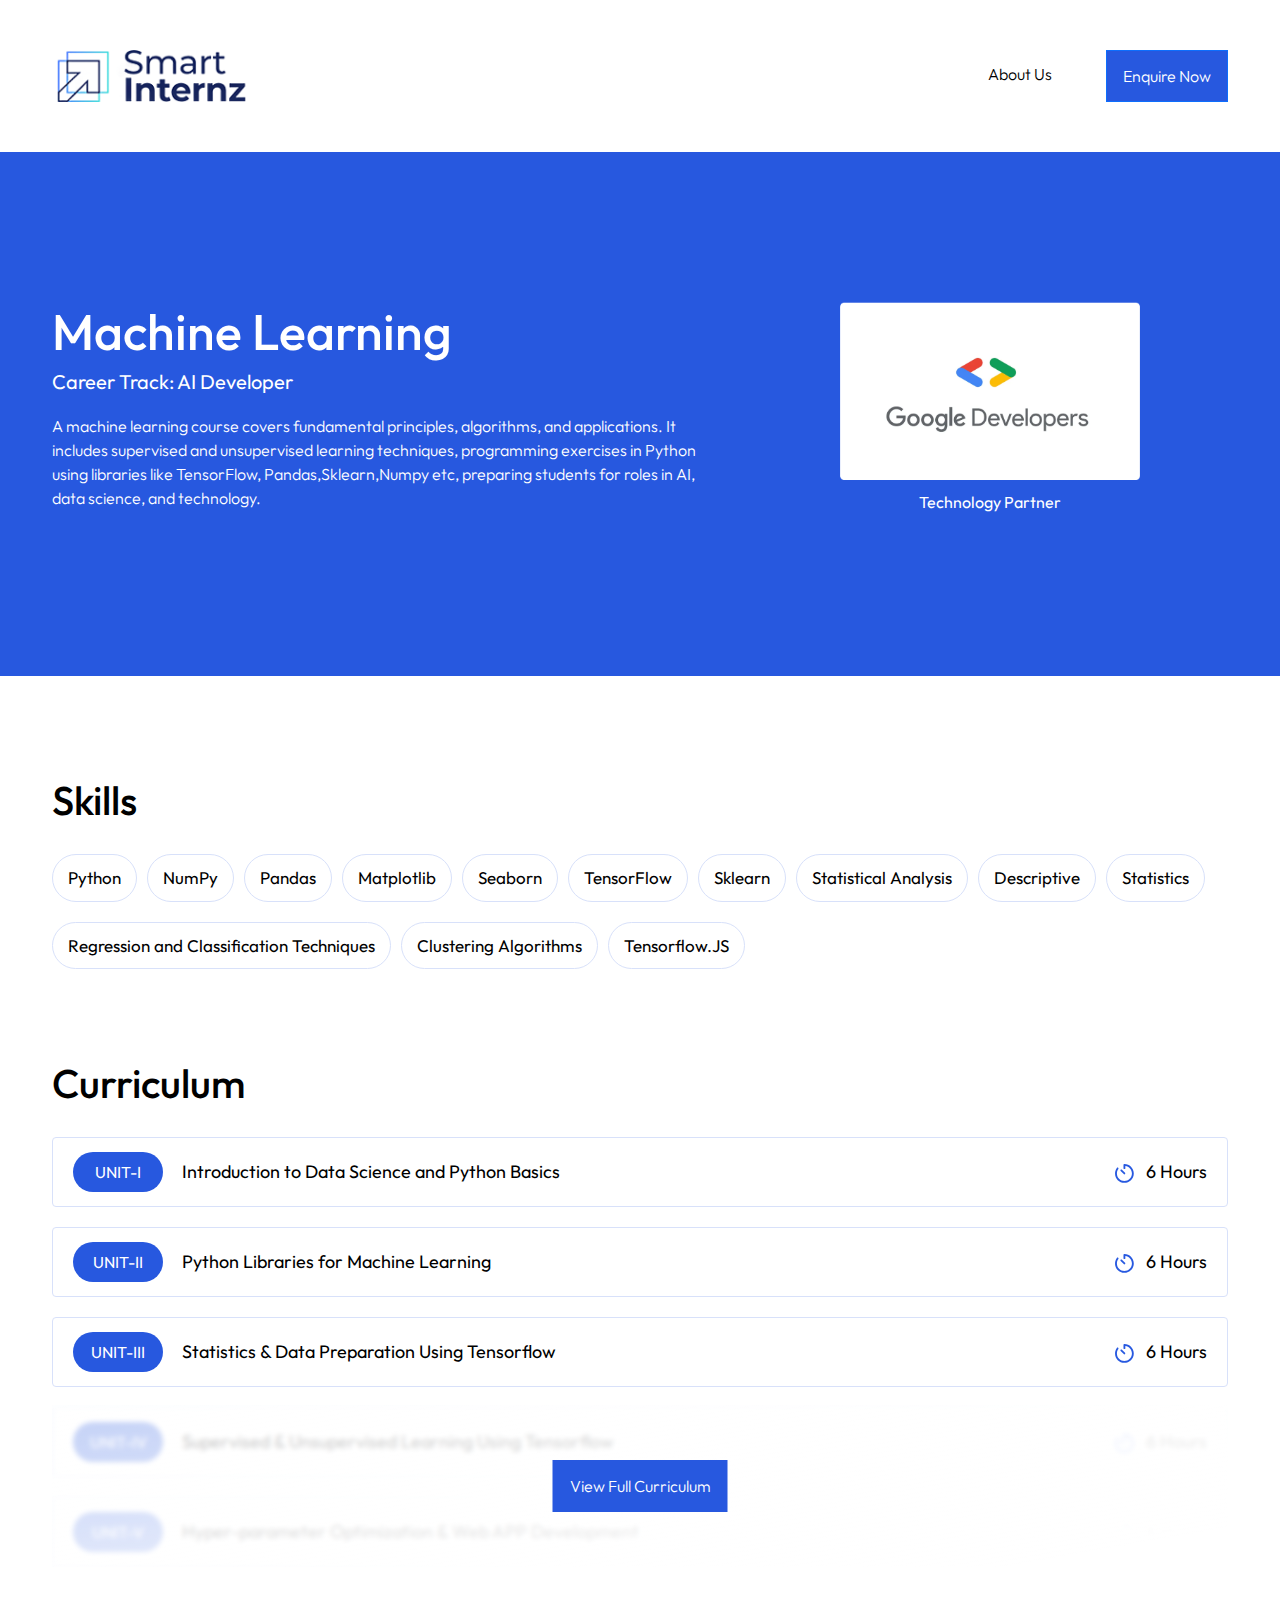
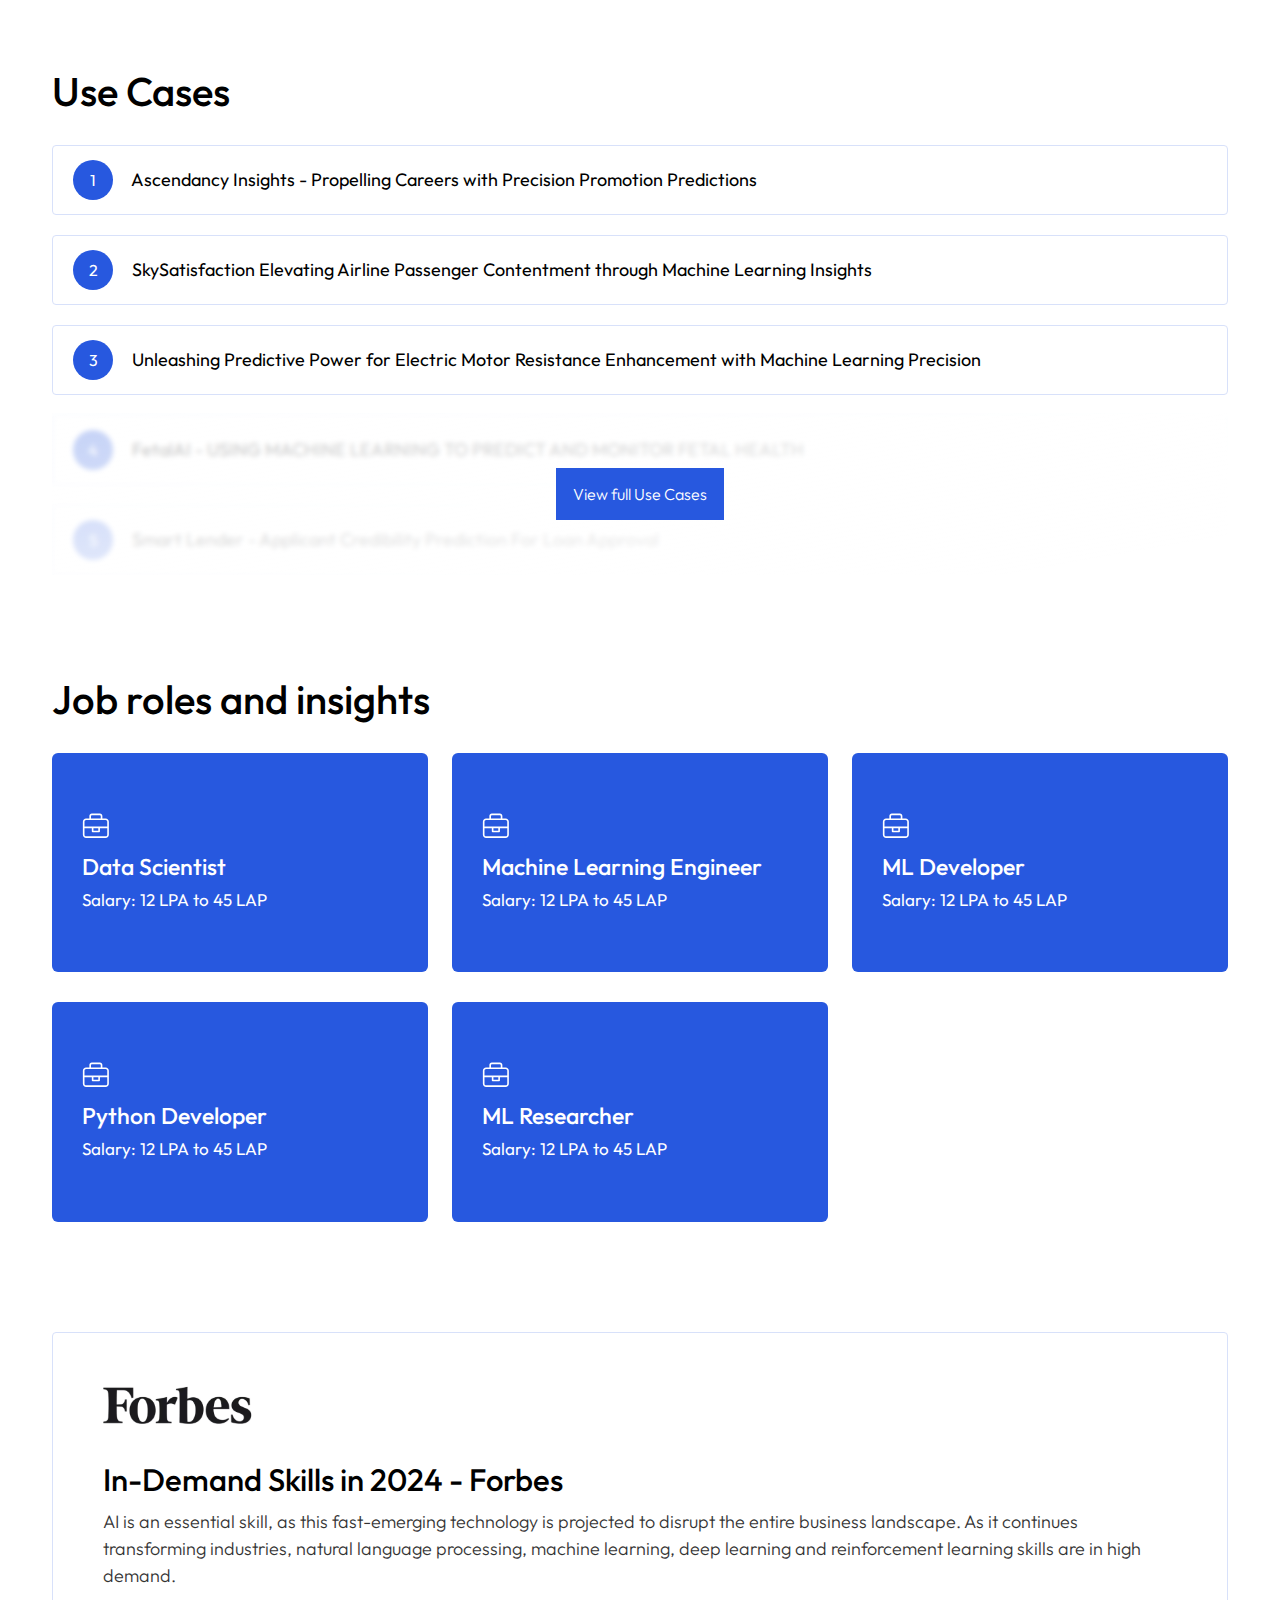
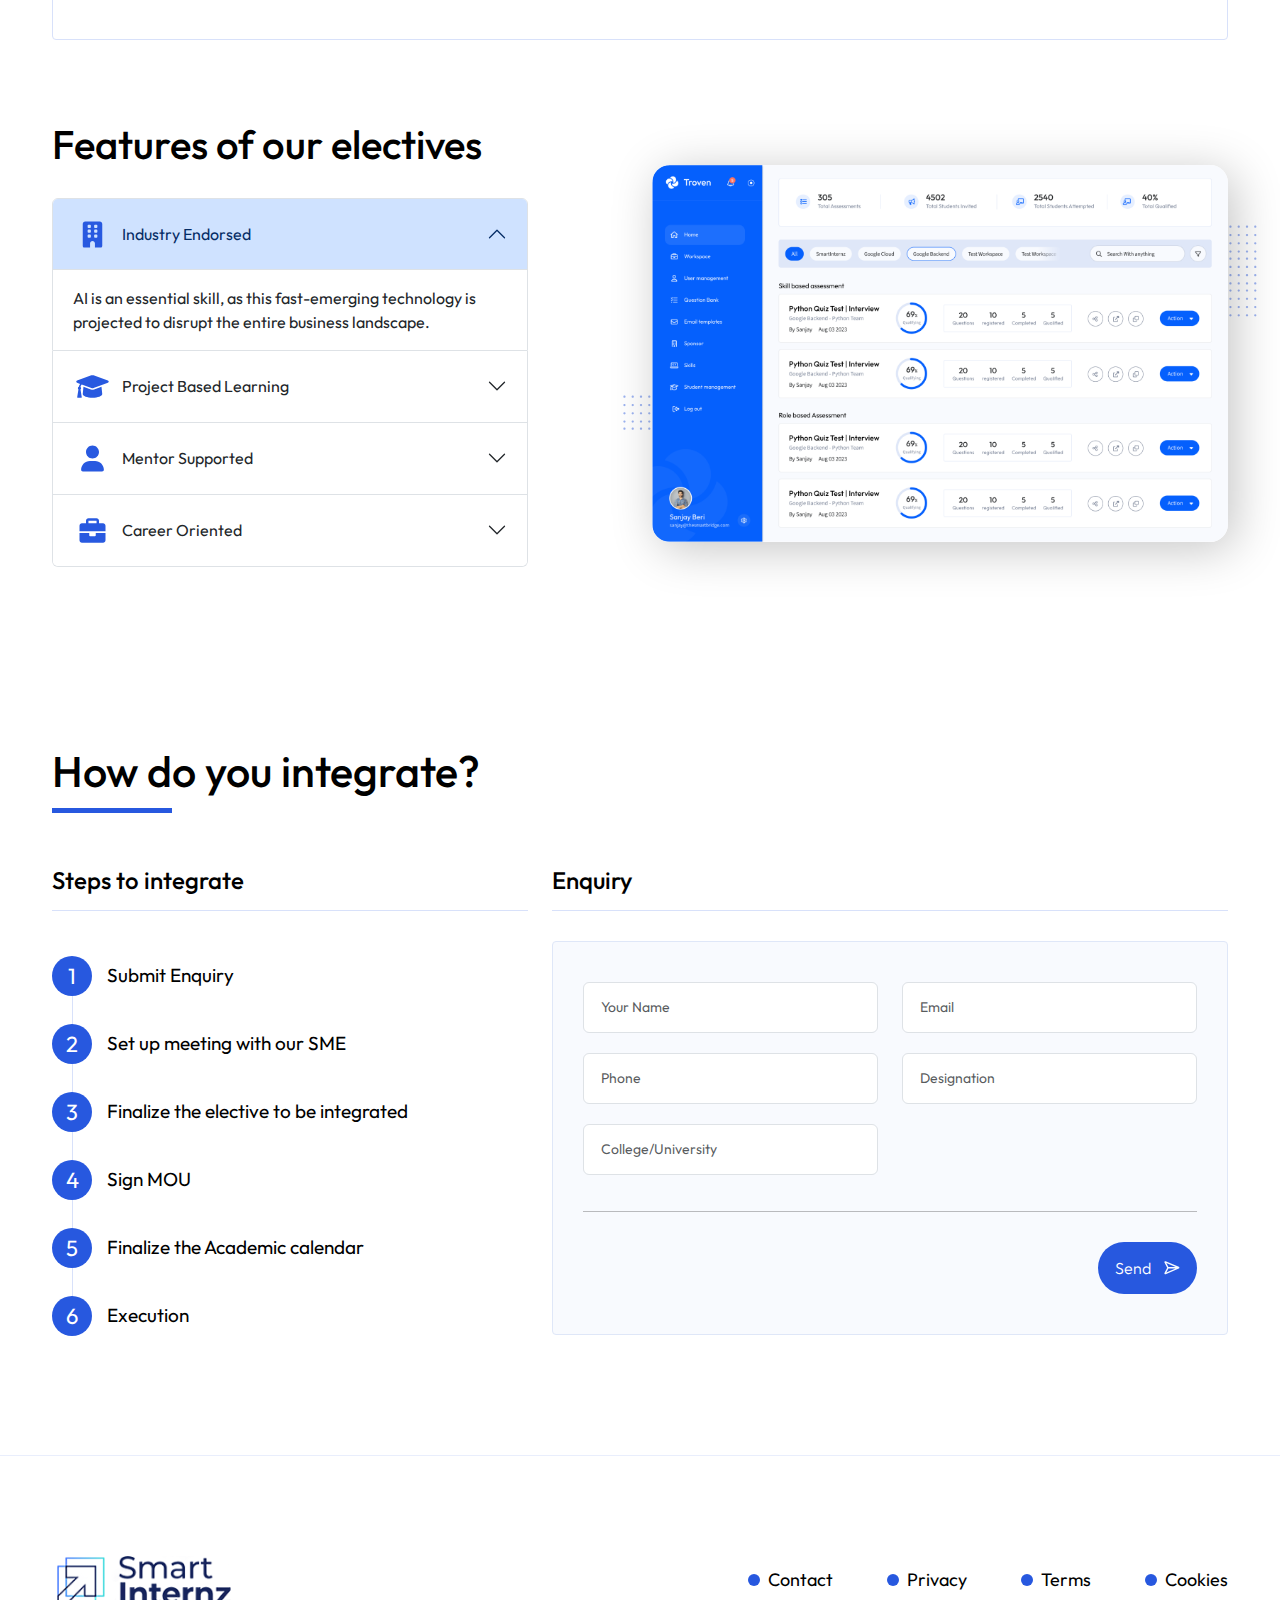
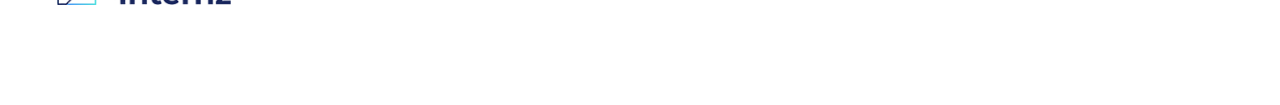
<file: electives-details.html>
<!doctype html>
<html lang="en">
  <head>
    <!-- Required meta tags -->
    <meta charset="utf-8">
    <meta name="viewport" content="width=device-width, initial-scale=1">
    <link rel="shortcut icon" href="assets/images/fevicon.png" type="image/x-icon">

    <!-- Bootstrap CSS -->
    <link href="https://cdn.jsdelivr.net/npm/bootstrap@5.0.2/dist/css/bootstrap.min.css" rel="stylesheet"  crossorigin="anonymous"> 
    <link rel="stylesheet" href="assets/css/style.css">
    <title>Smart Internz Electives</title>
  </head>
  <body>
    


    <header>
        <div class="container">
            <div class="row"> 
                <div class="col-md-6">
                    <a href="index.html">
                        <img src="assets/images/logo.png" alt="logo">
                    </a>
                </div>
                <div class="col-md-6">
                <ul class="nav-smart">
                    <li><a href="https://smartinternz.com">About Us</a></li>
                    <li><a class="btn btn-primary" href="#contact">Enquire Now</a></li>
                </ul>
                </div> 
            </div>
        </div>
    </header>


    <section class="ele-header-details">
        <div class="container">
            <div class="row">
                <div class="col-md-7">
                    <h1>Machine Learning</h1>
                    <h5>Career Track: AI Developer</h5>
                    <p>A machine learning course covers fundamental principles, algorithms, and applications. It includes supervised and unsupervised learning techniques, programming exercises in Python using libraries like TensorFlow, Pandas,Sklearn,Numpy etc, preparing students for roles in AI, data science, and technology.</p>
                </div>
                <div class="col-md-5">
                    <div class="pt-logo">
                        <img class="img-fluid" src="assets/images/logo-partner.png" alt="">
                        <div class="pt-name">Technology Partner</div>
                    </div>
                </div>
            </div>
        </div>
    </section>


    <section class="course-details">
        <div class="container">
            <div class="row small-section-crs">
                <div class="col-md-12">
                    <h4>Skills</h4>
                    <div class="skills crs-skills">
                        <span>Python</span>
                        <span>NumPy</span>
                        <span>Pandas</span>
                        <span>Matplotlib</span>
                        <span>Seaborn</span>
                        <span>TensorFlow</span>
                        <span>Sklearn</span>
                        <span>Statistical Analysis</span>
                        <span>Descriptive</span>
                        <span>Statistics</span>
                        <span>Regression and Classification Techniques</span>
                        <span>Clustering Algorithms</span>
                        <span>Tensorflow.JS</span> 
                    </div>
                </div>
            </div>

            <div class="row small-section-crs">
                <div class="col-md-12">
                    <h4>Curriculum</h4>
                     <ul class="curr-list">
                        <li>
                            <span class="unita-span">UNIT-I </span> 
                            <span class="crs-name">Introduction to Data Science and Python Basics </span>
                            <span class="time-details"><img src="assets/images/timer.svg" alt=""> 6 Hours</span>
                        </li>
                        <li>
                            <span class="unita-span">UNIT-II </span> 
                            <span class="crs-name">Python Libraries for Machine Learning  </span>
                            <span class="time-details"><img src="assets/images/timer.svg" alt=""> 6 Hours</span>
                        </li>
                        <li>
                            <span class="unita-span">UNIT-III </span> 
                            <span class="crs-name">Statistics & Data Preparation Using Tensorflow   </span>
                            <span class="time-details"><img src="assets/images/timer.svg" alt=""> 6 Hours</span>
                        </li>
                        <li>
                            <span class="unita-span">UNIT-IV</span> 
                            <span class="crs-name">Supervised & Unsupervised Learning Using Tensorflow  </span>
                            <span class="time-details"><img src="assets/images/timer.svg" alt=""> 6 Hours</span>
                        </li>
                        <li>
                            <span class="unita-span">UNIT-V</span> 
                            <span class="crs-name">Hyper-parameter Optimization & Web APP Development  </span>
                            <span class="time-details"><img src="assets/images/timer.svg" alt=""> 6 Hours</span>
                        </li> 
                        <div class="lock-wp">
                            <button class="btn" data-bs-toggle="modal" data-bs-target="#exampleModal">View  Full Curriculum</button>
                        </div>
                     </ul>
                </div>
            </div>

            <div class="row small-section-crs usecase">
                <div class="col-md-12">
                    <h4>Use Cases</h4>
                     <ul class="curr-list">
                        <li>
                            <span class="unita-span">1</span> 
                            <span class="crs-name">Ascendancy Insights - Propelling Careers with Precision Promotion Predictions </span> 
                        </li>
                        <li>
                            <span class="unita-span">2</span> 
                            <span class="crs-name">SkySatisfaction Elevating Airline Passenger Contentment through Machine Learning Insights</span> 
                        </li>
                        <li>
                            <span class="unita-span">3</span> 
                            <span class="crs-name">Unleashing Predictive Power for Electric Motor Resistance Enhancement with Machine Learning Precision </span> 
                        </li>
                        <li>
                            <span class="unita-span">4</span> 
                            <span class="crs-name">FetalAI - USING MACHINE LEARNING TO PREDICT AND MONITOR FETAL HEALTH</span> 
                        </li>
                        <li>
                            <span class="unita-span">5</span> 
                            <span class="crs-name">Smart Lender - Applicant Credibility Prediction For Loan Approval</span> 
                        </li> 
                        <div class="lock-wp">
                            <button class="btn" data-bs-toggle="modal" data-bs-target="#exampleModal">View full Use Cases</button>
                        </div>
                     </ul>
                </div>
            </div>
            
            <div class="row small-section-crs">
                <div class="col-md-12">
                    <h4>Job roles and insights</h4>
                     <div class="row">
                        <div class="col-md-4">
                            <div class="job-list">
                                <img src="assets/images/job.svg" alt="">
                                <h6>Data Scientist</h6>
                                <span>Salary: 12 LPA to 45 LAP</span>
                            </div>    
                        </div>
                        <div class="col-md-4">
                            <div class="job-list">
                                <img src="assets/images/job.svg" alt="">
                                <h6>Machine Learning Engineer</h6>
                                <span>Salary: 12 LPA to 45 LAP</span>
                            </div>    
                        </div>
                        <div class="col-md-4">
                            <div class="job-list">
                                <img src="assets/images/job.svg" alt="">
                                <h6>ML Developer</h6>
                                <span>Salary: 12 LPA to 45 LAP</span>
                            </div>    
                        </div>
                        <div class="col-md-4">
                            <div class="job-list">
                                <img src="assets/images/job.svg" alt="">
                                <h6>Python Developer</h6>
                                <span>Salary: 12 LPA to 45 LAP</span>
                            </div>    
                        </div>
                        <div class="col-md-4">
                            <div class="job-list">
                                <img src="assets/images/job.svg" alt="">
                                <h6>ML Researcher</h6>
                                <span>Salary: 12 LPA to 45 LAP</span>
                            </div>    
                        </div> 
                     </div>
                </div>
            </div>

            <div class="row small-section-crs">
                <div class="col-md-12"> 
                    <div class="job-featured">
                        <img src="assets/images/forebs-logo.png" alt="">
                        <h3>In-Demand Skills in 2024 - Forbes</h3>
                        <p>AI is an essential skill, as this fast-emerging technology is projected to disrupt the entire business landscape. As it continues transforming industries, natural language processing, machine learning, deep learning and reinforcement learning skills are in high demand.</p>
                    </div>
                </div>
            </div>

            <div class="row small-section-crs align-items-center">
                <div class="col-md-12 col-lg-5">
                    <h4>Features of our electives</h4>

                    <div class="accordion" id="accordionExample">
                        <div class="accordion-item">
                          <h2 class="accordion-header" id="headingOne">
                            <button class="accordion-button" type="button" data-bs-toggle="collapse" data-bs-target="#collapseOne" aria-expanded="true" aria-controls="collapseOne">
                               <img src="assets/images/ic1.svg" alt="">
                                Industry Endorsed
                            </button>
                          </h2>
                          <div id="collapseOne" class="accordion-collapse collapse show" aria-labelledby="headingOne" data-bs-parent="#accordionExample">
                            <div class="accordion-body">
                                AI is an essential skill, as this fast-emerging technology is projected to disrupt the entire business landscape.
                            </div>
                          </div>
                        </div>
                        <div class="accordion-item">
                          <h2 class="accordion-header" id="headingTwo">
                            <button class="accordion-button collapsed" type="button" data-bs-toggle="collapse" data-bs-target="#collapseTwo" aria-expanded="false" aria-controls="collapseTwo">
                                <img src="assets/images/ic2.svg" alt="">
                                Project Based Learning
                            </button>
                          </h2>
                          <div id="collapseTwo" class="accordion-collapse collapse" aria-labelledby="headingTwo" data-bs-parent="#accordionExample">
                            <div class="accordion-body">
                                AI is an essential skill, as this fast-emerging technology is projected to disrupt the entire business landscape.
                            </div>
                          </div>
                        </div>
                        <div class="accordion-item">
                          <h2 class="accordion-header" id="headingThree">
                            <button class="accordion-button collapsed" type="button" data-bs-toggle="collapse" data-bs-target="#collapseThree" aria-expanded="false" aria-controls="collapseThree">
                                <img src="assets/images/ic3.svg" alt="">
                                Mentor Supported
                            </button>
                          </h2>
                          <div id="collapseThree" class="accordion-collapse collapse" aria-labelledby="headingThree" data-bs-parent="#accordionExample">
                            <div class="accordion-body">
                                AI is an essential skill, as this fast-emerging technology is projected to disrupt the entire business landscape.
                            </div>
                          </div>
                        </div>
                        <div class="accordion-item">
                            <h2 class="accordion-header" id="headingFhree">
                              <button class="accordion-button collapsed" type="button" data-bs-toggle="collapse" data-bs-target="#collapseFhree" aria-expanded="false" aria-controls="collapseThree">
                                <img src="assets/images/ic4.svg" alt="">
                                Career Oriented
                              </button>
                            </h2>
                            <div id="collapseFhree" class="accordion-collapse collapse" aria-labelledby="headingFhree" data-bs-parent="#accordionExample">
                                <div class="accordion-body">
                                    AI is an essential skill, as this fast-emerging technology is projected to disrupt the entire business landscape.
                                </div>
                            </div>
                          </div>
                      </div>

                </div>
                <div class="col-md-12 col-lg-6 offset-lg-1 offset-md-0 app-screen">
                    <img class="img-fluid" src="assets/images/app-screen.png" alt="">
                </div>
            </div>

        </div>
    </section>

    <section id="contact" class="enquiry">
        <div class="container">
            <div class="row">
                <div class="col-md-12">
                    <h3 class="title-black underline">How do you integrate?</h3>
                </div>
                <div class="col-md-5">
                    <h5 class="title-2">Steps to integrate</h5>
                    <ul>
                        <li>
                            <span>1</span>
                            Submit Enquiry
                        </li>
                        <li>
                            <span>2</span>
                            Set up meeting with our SME
                        </li>
                        <li>
                            <span>3</span>
                            Finalize the elective to be integrated
                        </li>
                        <li>
                            <span>4</span>
                            Sign MOU
                        </li>
                        <li>
                            <span>5</span>
                            Finalize the Academic calendar
                        </li>
                        <li>
                            <span>6</span>
                            Execution
                        </li> 
                    </ul>
                </div>
                <div class="col-md-7">
                    <h5 class="title-2">Enquiry</h5>

                    <div class="form-wp">
                        <div class="row">
                            <div class="col-md-6">
                                <input class="form-control" type="text" placeholder="Your Name">
                            </div>
                            <div class="col-md-6">
                                <input class="form-control" type="text" placeholder="Email">
                            </div>
                        </div>
                        <div class="row">
                            <div class="col-md-6">
                                <input class="form-control" type="text" placeholder="Phone">
                            </div>
                            <div class="col-md-6">
                                <input class="form-control" type="text" placeholder="Designation">
                            </div>
                        </div>
                        <div class="row">
                            <div class="col-md-6">
                                <input class="form-control" type="text" placeholder="College/University">
                            </div> 
                        </div>
                        <div class="row">
                            <div class="col-md-12 text-end">
                               <hr> 
                               <button class="btn">Send <img src="assets/images/send.svg" alt=""></button>
                            </div> 
                        </div>
                    </div>
                </div>
            </div>
        </div>
    </section>

    

    <footer>
        <div class="container">
            <div class="row">
                <div class="col-md-6">
                    <a href="index.html">
                        <img src="assets/images/logo.png" alt="logo">
                    </a>
                </div>
                <div class="col-md-6">
                    <ul>
                        <li>
                            <a href="#">Contact</a>
                        </li>
                        <li>
                            <a href="#">Privacy</a>
                        </li>
                        <li>
                            <a href="#">Terms</a>
                        </li>
                        <li>
                            <a href="#">Cookies</a>
                        </li> 
                    </ul>
                </div>
            </div>
        </div>
    </footer>

    <!-- Modal -->
    <div class="modal fade" id="exampleModal" tabindex="-1" aria-labelledby="exampleModalLabel" aria-hidden="true">
        <div class="modal-dialog  modal-lg modal-dialog-centered">
        <div class="modal-content">
            <div class="modal-header">
            <h5 class="modal-title" id="exampleModalLabel">Fill this form Unlock the Curriculum </h5>
            <button type="button" class="btn-close" data-bs-dismiss="modal" aria-label="Close"></button>
            </div>
            <div class="modal-body ctc-form-modal">
                <div class="row">
                    <div class="col-md-12"> 

                        <div class="form-wp">
                            <div class="row">
                                <div class="col-md-6">
                                    <input class="form-control" type="text" placeholder="Your Name">
                                </div>
                                <div class="col-md-6">
                                    <input class="form-control" type="text" placeholder="Email">
                                </div>
                            </div>
                            <div class="row">
                                <div class="col-md-6">
                                    <input class="form-control" type="text" placeholder="Phone">
                                </div>
                                <div class="col-md-6">
                                    <input class="form-control" type="text" placeholder="Designation">
                                </div>
                            </div>
                            <div class="row">
                                <div class="col-md-6">
                                    <input class="form-control" type="text" placeholder="College/University">
                                </div> 
                            </div>
                            <div class="row">
                                <div class="col-md-12 text-end">
                                <hr> 
                                <button data-bs-dismiss="modal" aria-label="Close" class="btn btn-download">Download <img src="assets/images/download.svg" alt=""></button>
                                </div> 
                            </div>
                        </div>
                    </div>
                </div>
            </div> 
        </div>
        </div>
    </div>
 
    <!-- Option 1: Bootstrap Bundle with Popper -->
    <script src="https://cdn.jsdelivr.net/npm/bootstrap@5.0.2/dist/js/bootstrap.bundle.min.js" integrity="sha384-MrcW6ZMFYlzcLA8Nl+NtUVF0sA7MsXsP1UyJoMp4YLEuNSfAP+JcXn/tWtIaxVXM" crossorigin="anonymous"></script>
  </body>
</html>
</file>
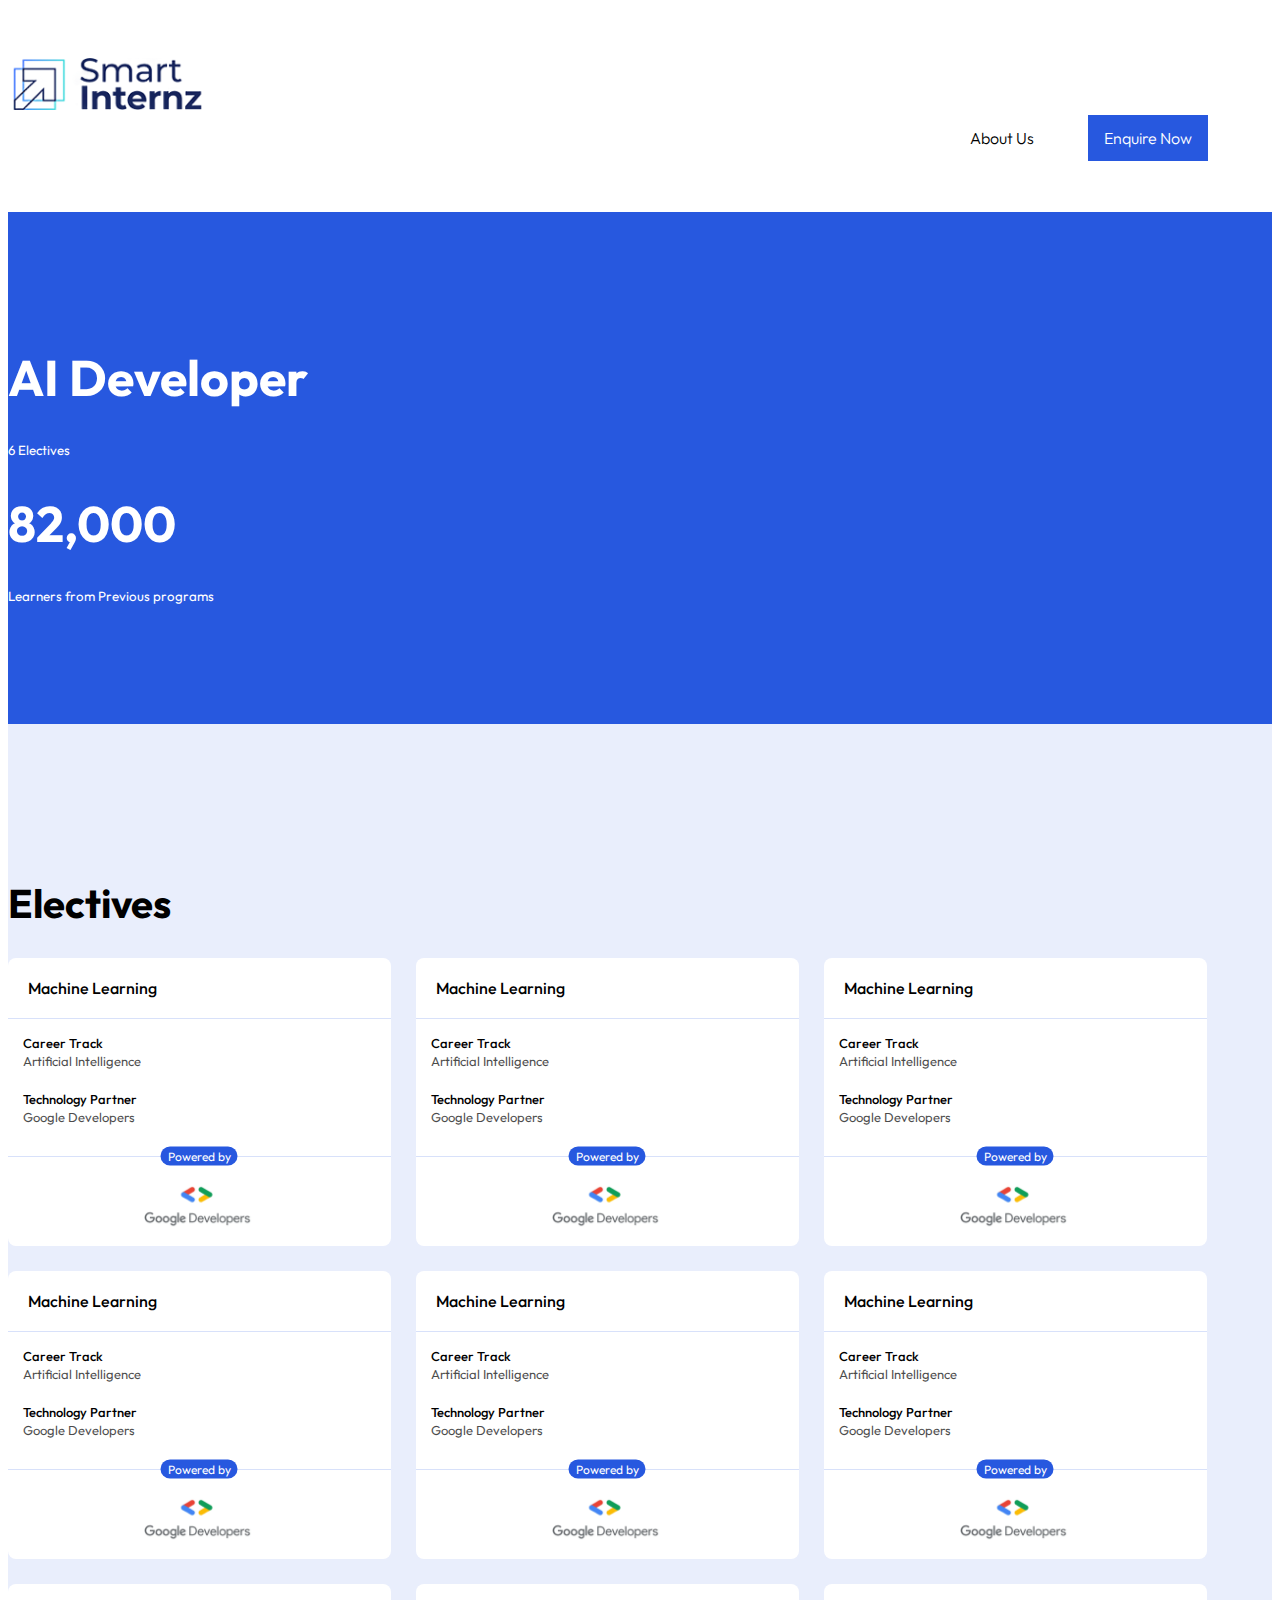
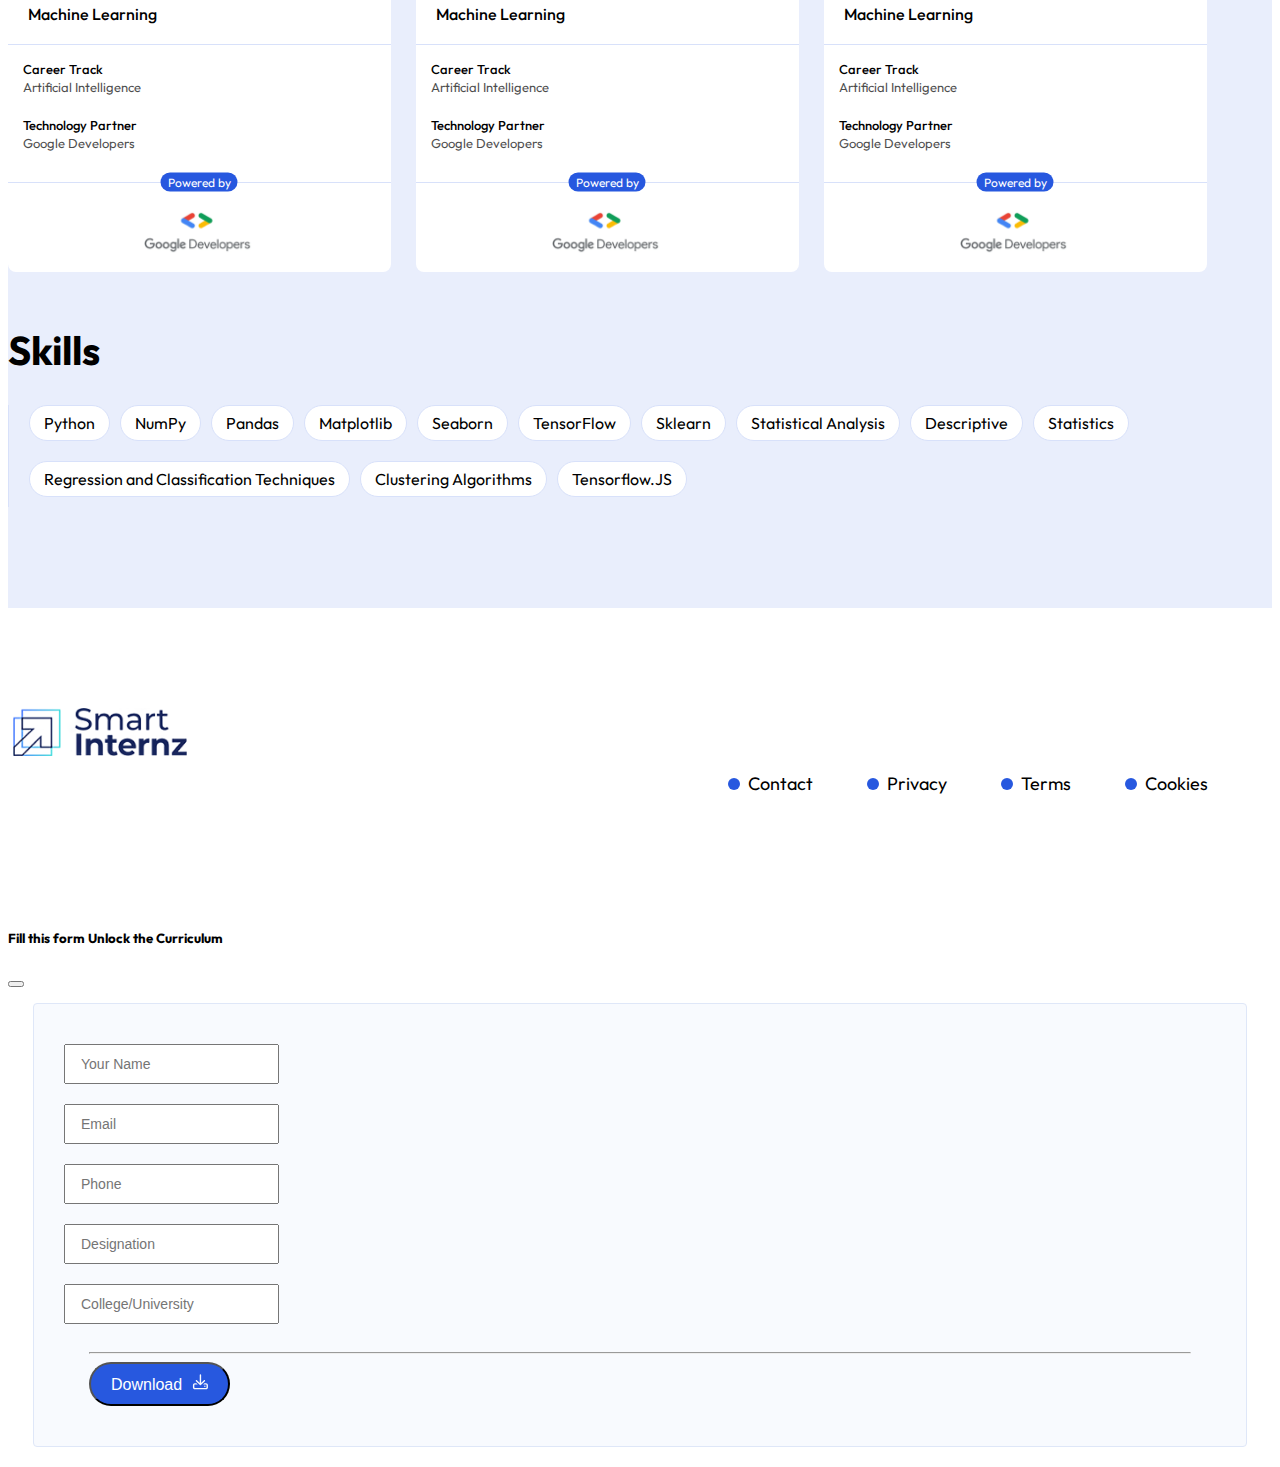
<file: role.html>
<!doctype html>
<html lang="en">
  <head>
    <!-- Required meta tags -->
    <meta charset="utf-8">
    <meta name="viewport" content="width=device-width, initial-scale=1">
    <link rel="shortcut icon" href="assets/images/fevicon.png" type="image/x-icon">

    <!-- Bootstrap CSS -->
    <link href="https://cdn.jsdelivr.net/npm/bootstrap@5.0.2/dist/css/bootstrap.min.css" rel="stylesheet" integrity="sha384-EVSTQN3/azprG1Anm3QDgpJLIm9Nao0Yz1ztcQTwFspd3yD65VohhpuuCOmLASjC" crossorigin="anonymous"> 
    <link rel="stylesheet" href="assets/css/style.css">
    <title>Smart Internz Electives</title>
  </head>
  <body>
    


    <header>
        <div class="container">
            <div class="row"> 
                <div class="col-md-6">
                    <a href="index.html">
                        <img src="assets/images/logo.png" alt="logo">
                    </a>
                </div>
                <div class="col-md-6">
                <ul class="nav-smart">
                    <li><a href="https://smartinternz.com">About Us</a></li>
                    <li><a class="btn btn-primary" href="index.html#contact">Enquire Now</a></li>
                </ul>
                </div> 
            </div>
        </div>
    </header>


    <section class="ele-header-details ele-skills-hd">
        <div class="container">
            <div class="row">
                <div class="col-md-6">
                    <h1>AI Developer</h1>
                    <h5>6 Electives</h5>
                </div> 
                <div class="col-md-6 text-end">
                    <h1>82,000</h1>
                    <h5>Learners from Previous programs</h5>
                </div> 
            </div>
        </div>
    </section>


    <section class="course-details ele-skills">
        <div class="container">
            <div class="row small-section-crs">
                <div class="col-md-8">
                    <h4>Electives</h4>
                    <div class="card-electives-wp">
                        <a href="electives-details.html" class="ele-card">
                            <h4>Machine Learning</h4>
                        <ul>
                            <li>
                                Career Track
                                <span>Artificial Intelligence</span>
                            </li>
                            <li>
                                Technology Partner
                                <span>Google Developers</span>
                            </li>
                        </ul>
                        <div class="logo-company">
                            <img src="assets/images/g-logo.png" alt="">
                        </div>
                        </a>
                        <a href="electives-details.html" class="ele-card">
                            <h4>Machine Learning</h4>
                        <ul>
                            <li>
                                Career Track
                                <span>Artificial Intelligence</span>
                            </li>
                            <li>
                                Technology Partner
                                <span>Google Developers</span>
                            </li>
                        </ul>
                        <div class="logo-company">
                            <img src="assets/images/g-logo.png" alt="">
                        </div>
                        </a>
                        <a href="electives-details.html" class="ele-card">
                            <h4>Machine Learning</h4>
                        <ul>
                            <li>
                                Career Track
                                <span>Artificial Intelligence</span>
                            </li>
                            <li>
                                Technology Partner
                                <span>Google Developers</span>
                            </li>
                        </ul>
                        <div class="logo-company">
                            <img src="assets/images/g-logo.png" alt="">
                        </div>
                        </a>
                        <a href="electives-details.html" class="ele-card">
                            <h4>Machine Learning</h4>
                        <ul>
                            <li>
                                Career Track
                                <span>Artificial Intelligence</span>
                            </li>
                            <li>
                                Technology Partner
                                <span>Google Developers</span>
                            </li>
                        </ul>
                        <div class="logo-company">
                            <img src="assets/images/g-logo.png" alt="">
                        </div>
                        </a>
                        <a href="electives-details.html" class="ele-card">
                            <h4>Machine Learning</h4>
                        <ul>
                            <li>
                                Career Track
                                <span>Artificial Intelligence</span>
                            </li>
                            <li>
                                Technology Partner
                                <span>Google Developers</span>
                            </li>
                        </ul>
                        <div class="logo-company">
                            <img src="assets/images/g-logo.png" alt="">
                        </div>
                        </a>
                        <a href="electives-details.html" class="ele-card">
                            <h4>Machine Learning</h4>
                        <ul>
                            <li>
                                Career Track
                                <span>Artificial Intelligence</span>
                            </li>
                            <li>
                                Technology Partner
                                <span>Google Developers</span>
                            </li>
                        </ul>
                        <div class="logo-company">
                            <img src="assets/images/g-logo.png" alt="">
                        </div>
                        </a>
                        <a href="electives-details.html" class="ele-card">
                            <h4>Machine Learning</h4>
                        <ul>
                            <li>
                                Career Track
                                <span>Artificial Intelligence</span>
                            </li>
                            <li>
                                Technology Partner
                                <span>Google Developers</span>
                            </li>
                        </ul>
                        <div class="logo-company">
                            <img src="assets/images/g-logo.png" alt="">
                        </div>
                        </a>
                        <a href="electives-details.html" class="ele-card">
                            <h4>Machine Learning</h4>
                            <ul>
                                <li>
                                    Career Track
                                    <span>Artificial Intelligence</span>
                                </li>
                                <li>
                                    Technology Partner
                                    <span>Google Developers</span>
                                </li>
                            </ul>
                            <div class="logo-company">
                                <img src="assets/images/g-logo.png" alt="">
                            </div>
                        </a>
                        <a href="electives-details.html" class="ele-card">
                            <h4>Machine Learning</h4>
                            <ul>
                                <li>
                                    Career Track
                                    <span>Artificial Intelligence</span>
                                </li>
                                <li>
                                    Technology Partner
                                    <span>Google Developers</span>
                                </li>
                            </ul>
                            <div class="logo-company">
                                <img src="assets/images/g-logo.png" alt="">
                            </div>
                        </a>
                    </div>
                </div>

                <div class="col-md-4">
                    <div class="skills-list-ele">
                        <h4>Skills</h4>
                        <div class="skills crs-skills">
                            <span>Python</span>
                            <span>NumPy</span>
                            <span>Pandas</span>
                            <span>Matplotlib</span>
                            <span>Seaborn</span>
                            <span>TensorFlow</span>
                            <span>Sklearn</span>
                            <span>Statistical Analysis</span>
                            <span>Descriptive</span>
                            <span>Statistics</span>
                            <span>Regression and Classification Techniques</span>
                            <span>Clustering Algorithms</span>
                            <span>Tensorflow.JS</span> 
                        </div>
                    </div>
                </div>
            </div> 

        </div>
    </section> 
    

    <footer>
        <div class="container">
            <div class="row">
                <div class="col-md-6">
                    <a href="index.html">
                        <img src="assets/images/logo.png" alt="logo">
                    </a>
                </div>
                <div class="col-md-6">
                    <ul>
                        <li>
                            <a href="#">Contact</a>
                        </li>
                        <li>
                            <a href="#">Privacy</a>
                        </li>
                        <li>
                            <a href="#">Terms</a>
                        </li>
                        <li>
                            <a href="#">Cookies</a>
                        </li> 
                    </ul>
                </div>
            </div>
        </div>
    </footer>

    <!-- Modal -->
    <div class="modal fade" id="exampleModal" tabindex="-1" aria-labelledby="exampleModalLabel" aria-hidden="true">
        <div class="modal-dialog  modal-lg modal-dialog-centered">
        <div class="modal-content">
            <div class="modal-header">
            <h5 class="modal-title" id="exampleModalLabel">Fill this form Unlock the Curriculum </h5>
            <button type="button" class="btn-close" data-bs-dismiss="modal" aria-label="Close"></button>
            </div>
            <div class="modal-body ctc-form-modal">
                <div class="row">
                    <div class="col-md-12"> 

                        <div class="form-wp">
                            <div class="row">
                                <div class="col-md-6">
                                    <input class="form-control" type="text" placeholder="Your Name">
                                </div>
                                <div class="col-md-6">
                                    <input class="form-control" type="text" placeholder="Email">
                                </div>
                            </div>
                            <div class="row">
                                <div class="col-md-6">
                                    <input class="form-control" type="text" placeholder="Phone">
                                </div>
                                <div class="col-md-6">
                                    <input class="form-control" type="text" placeholder="Designation">
                                </div>
                            </div>
                            <div class="row">
                                <div class="col-md-6">
                                    <input class="form-control" type="text" placeholder="College/University">
                                </div> 
                            </div>
                            <div class="row">
                                <div class="col-md-12 text-end">
                                <hr> 
                                <button data-bs-dismiss="modal" aria-label="Close" class="btn btn-download">Download <img src="assets/images/download.svg" alt=""></button>
                                </div> 
                            </div>
                        </div>
                    </div>
                </div>
            </div> 
        </div>
        </div>
    </div>

 

    <!-- Option 1: Bootstrap Bundle with Popper -->
    <script src="https://cdn.jsdelivr.net/npm/bootstrap@5.0.2/dist/js/bootstrap.bundle.min.js" integrity="sha384-MrcW6ZMFYlzcLA8Nl+NtUVF0sA7MsXsP1UyJoMp4YLEuNSfAP+JcXn/tWtIaxVXM" crossorigin="anonymous"></script>
   
  </body>
</html>
</file>
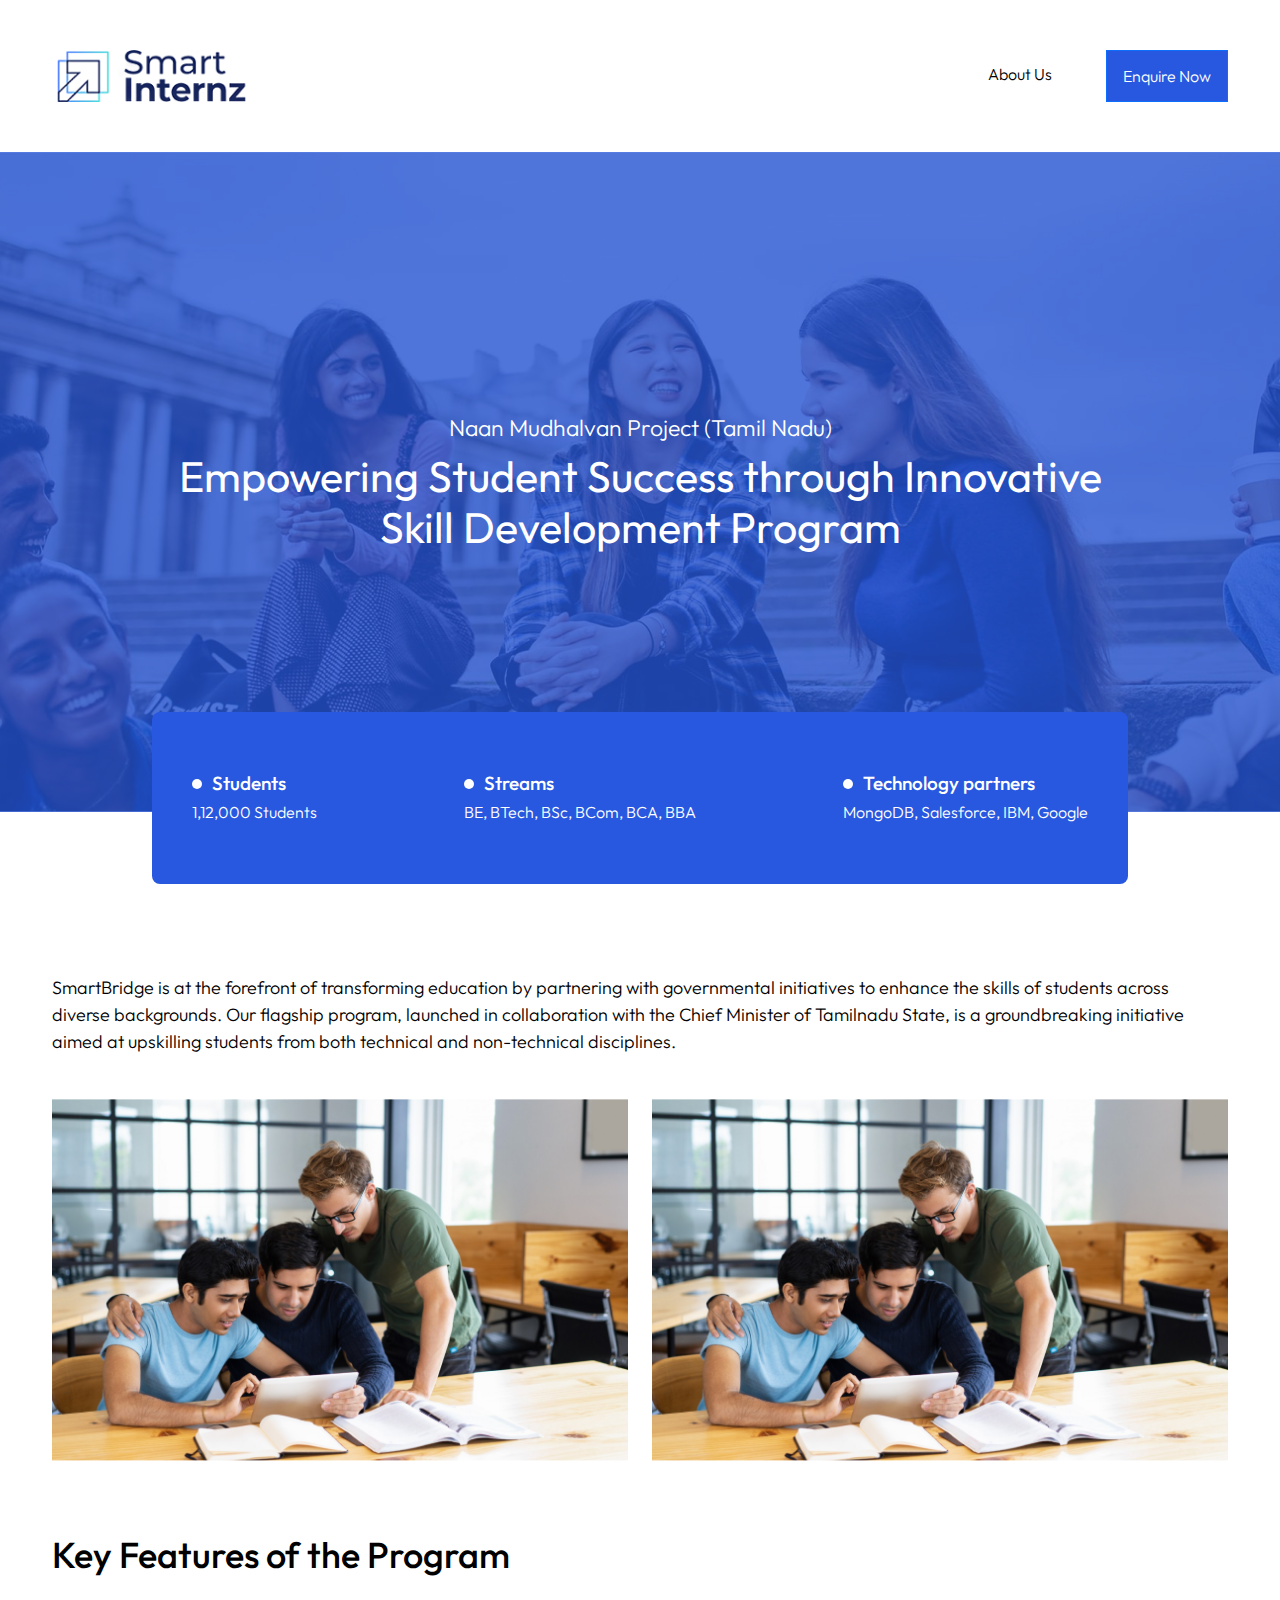
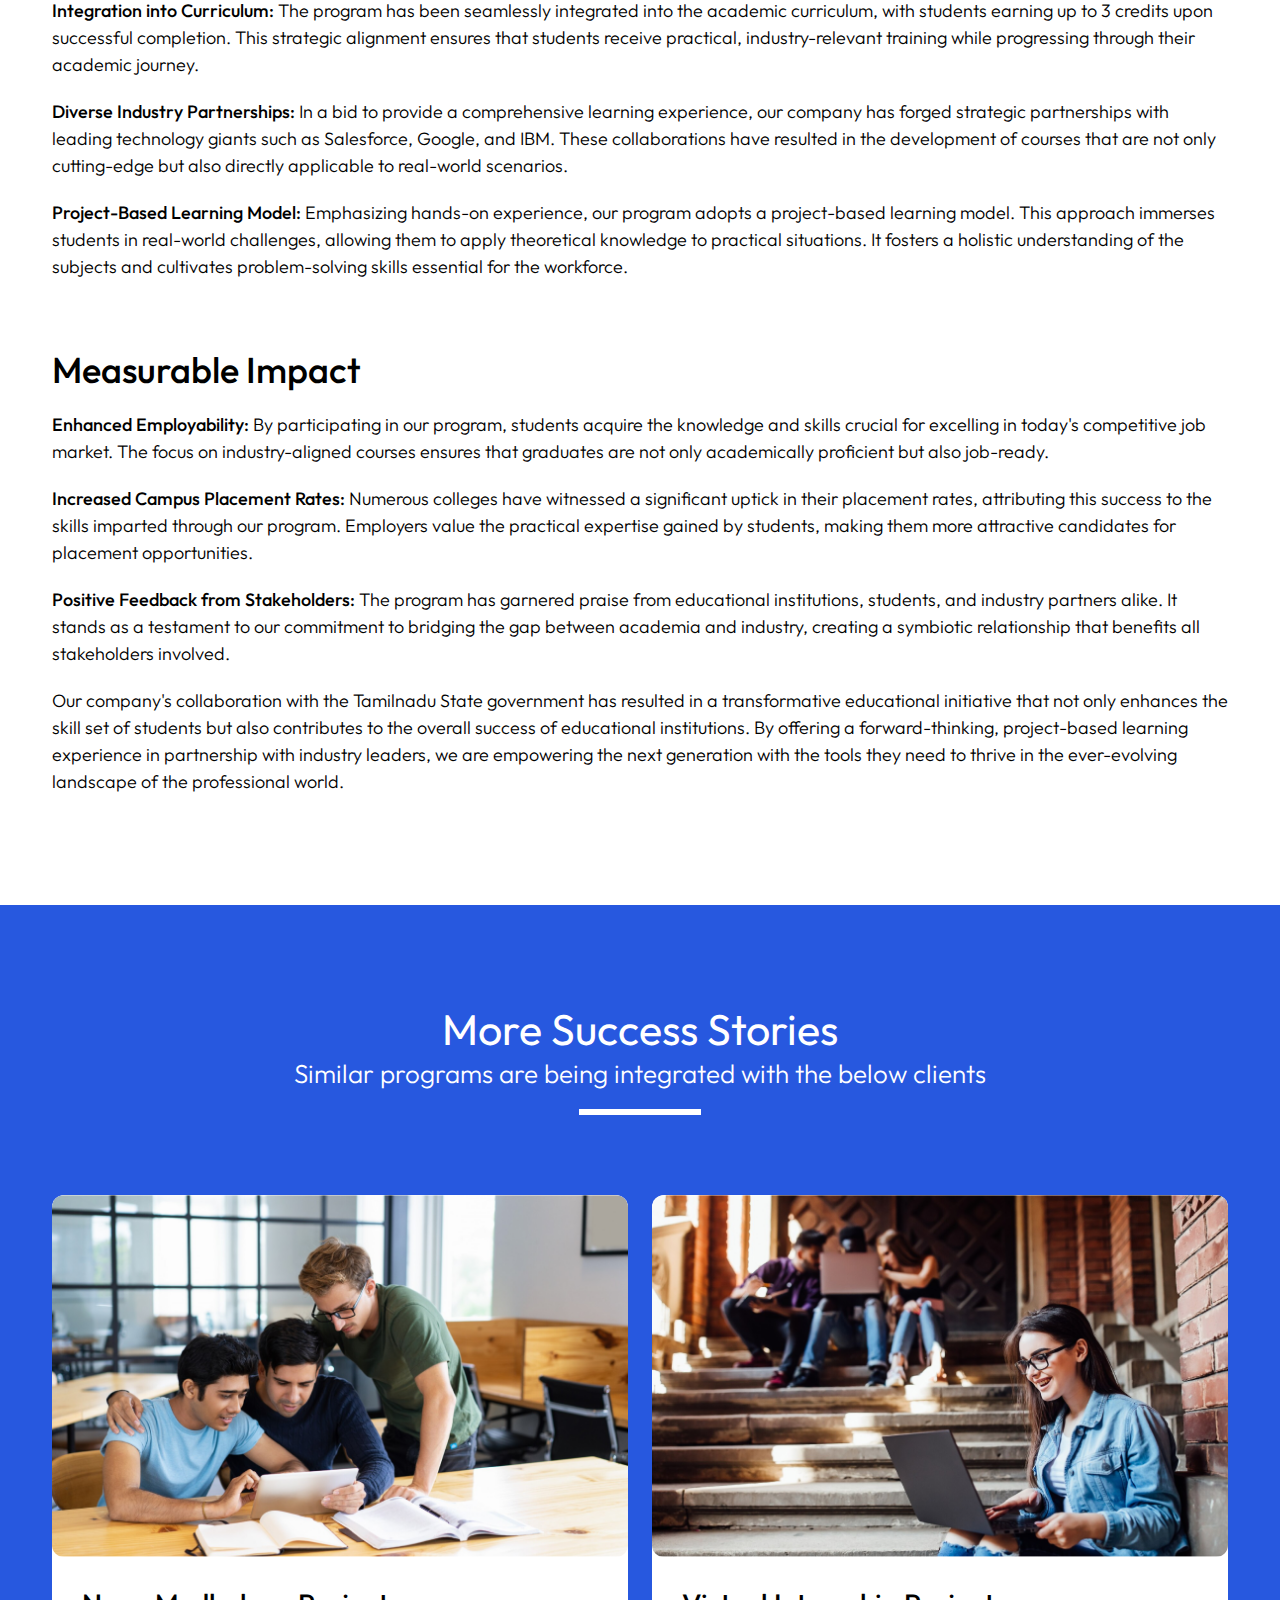
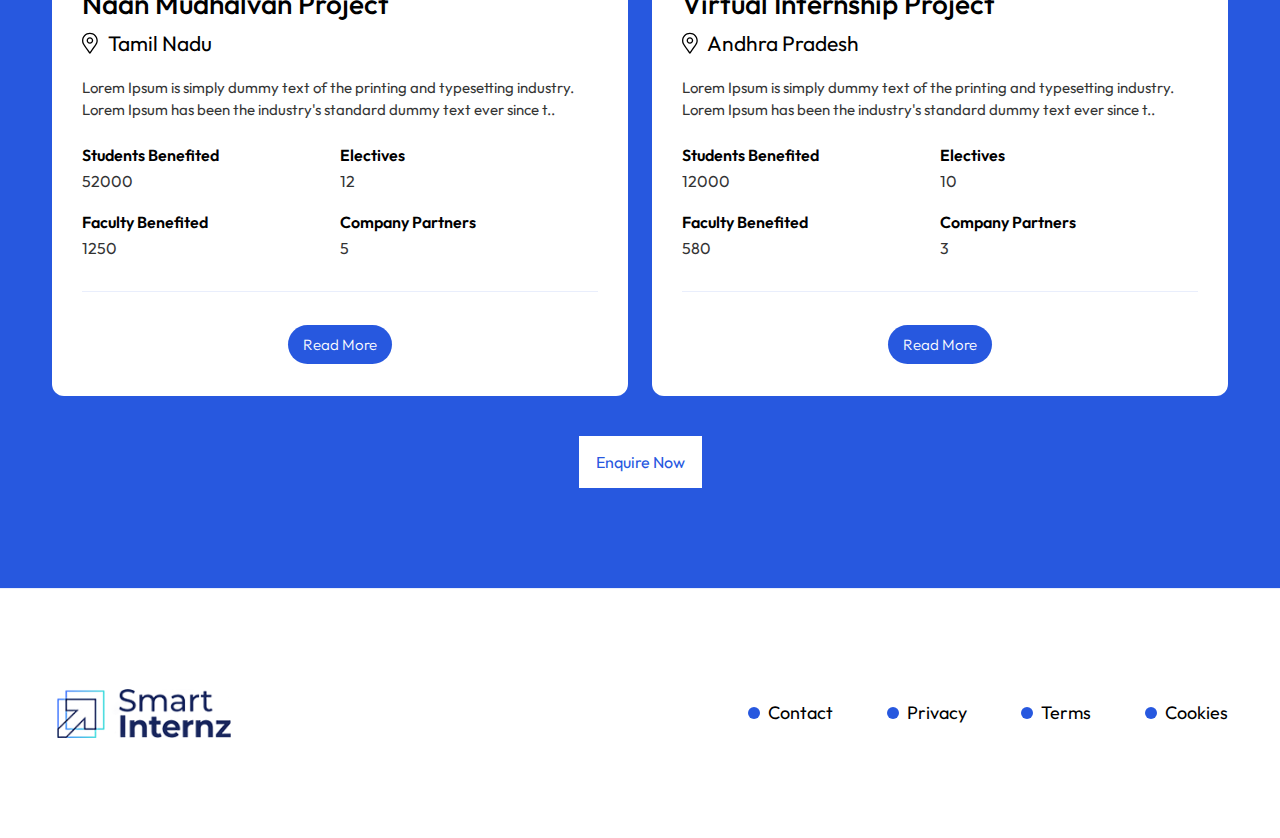
<file: story-details.html>
<!doctype html>
<html lang="en">
  <head>
    <!-- Required meta tags -->
    <meta charset="utf-8">
    <meta name="viewport" content="width=device-width, initial-scale=1">
    <link rel="shortcut icon" href="assets/images/fevicon.png" type="image/x-icon">

    <!-- Bootstrap CSS -->
    <link href="https://cdn.jsdelivr.net/npm/bootstrap@5.0.2/dist/css/bootstrap.min.css" rel="stylesheet"   crossorigin="anonymous"> 
    <link rel="stylesheet" href="assets/css/style.css">
    <title>Smart Internz Electives</title>
  </head>
  <body> 

    <header>
        <div class="container">
            <div class="row"> 
                <div class="col-md-6">
                <a href="index.html">
                    <img src="assets/images/logo.png" alt="logo">
                </a>
                </div>
                <div class="col-md-6">
                <ul class="nav-smart">
                    <li><a href="https://smartinternz.com">About Us</a></li>
                    <li><a class="btn btn-primary" href="index.html#contact">Enquire Now</a></li>
                </ul>
                </div> 
            </div>
        </div>
    </header>


    <section class="stories-header">
        <img class="img-fluid" src="assets/images/str-cover.jpg" alt="">
        <div class="overlay"></div>
        <div class="cnt-str">
            <p>Naan Mudhalvan Project (Tamil Nadu)</p> 
            <h1>Empowering Student Success through Innovative Skill Development Program</h1>
        </div>
    </section>

    <section class="statistic-str">
        <div class="container">
            <div class="row">
                <div class="col-md-10 offset-1">
                    <div class="cnt-str-stc">
                        <div class="li-str">
                            <h6>Students</h6>
                            <p>1,12,000 Students</p>
                        </div>
                        <div class="li-str">
                            <h6>Streams</h6>
                            <p>BE, BTech, BSc, BCom, BCA, BBA</p>
                        </div>
                        <div class="li-str">
                            <h6>Technology partners</h6>
                            <p>MongoDB, Salesforce, IBM, Google
                            </p>
                        </div>
                    </div>
                </div>
            </div>
        </div>
    </section>


    <section class="str-main-content">
        <div class="container">

            <div class="row">
                <div class="col-md-12">
                    <p>SmartBridge is at the forefront of transforming education by partnering with governmental initiatives to enhance the skills of students across diverse backgrounds. Our flagship program, launched in collaboration with the Chief Minister of Tamilnadu State, is a groundbreaking initiative aimed at upskilling students from both technical and non-technical disciplines.</p>
                </div>
            </div>

            <br>

            <div class="row">
                <div class="col-md-6">
                    <img class="img-fluid" src="assets/images/cover-1.png" alt="">
                </div>
                <div class="col-md-6">
                    <img class="img-fluid" src="assets/images/cover-1.png" alt="">
                </div>
            </div>

            <br>
            <br>
            <br>

            <div class="row">
                <div class="col-md-12">
                    <h5>Key Features of the Program</h5>
                    <p><b>Integration into Curriculum:</b> The program has been seamlessly integrated into the academic curriculum, with students earning up to 3 credits upon successful completion. This strategic alignment ensures that students receive practical, industry-relevant training while progressing through their academic journey.</p>
                    <p><b>Diverse Industry Partnerships:</b> In a bid to provide a comprehensive learning experience, our company has forged strategic partnerships with leading technology giants such as Salesforce, Google, and IBM. These collaborations have resulted in the development of courses that are not only cutting-edge but also directly applicable to real-world scenarios.</p>
                    <p><b>Project-Based Learning Model:</b> Emphasizing hands-on experience, our program adopts a project-based learning model. This approach immerses students in real-world challenges, allowing them to apply theoretical knowledge to practical situations. It fosters a holistic understanding of the subjects and cultivates problem-solving skills essential for the workforce.</p>
                </div>
            </div>
            <br>
            <br> 
            <div class="row">
                <div class="col-md-12">
                    <h5>Measurable Impact</h5>
                    <p><b>Enhanced Employability:</b> By participating in our program, students acquire the knowledge and skills crucial for excelling in today's competitive job market. The focus on industry-aligned courses ensures that graduates are not only academically proficient but also job-ready.</p>
                    
                    <p><b>Increased Campus Placement Rates:</b> Numerous colleges have witnessed a significant uptick in their placement rates, attributing this success to the skills imparted through our program. Employers value the practical expertise gained by students, making them more attractive candidates for placement opportunities.</p>
                    <p><b>Positive Feedback from Stakeholders:</b> The program has garnered praise from educational institutions, students, and industry partners alike. It stands as a testament to our commitment to bridging the gap between academia and industry, creating a symbiotic relationship that benefits all stakeholders involved.</p>
                    <p>Our company's collaboration with the Tamilnadu State government has resulted in a transformative educational initiative that not only enhances the skill set of students but also contributes to the overall success of educational institutions. By offering a forward-thinking, project-based learning experience in partnership with industry leaders, we are empowering the next generation with the tools they need to thrive in the ever-evolving landscape of the professional world.</p>
                </div>
            </div>
        </div>
    </section>

     

    <section class="stories">
        <div class="container">
            <div class="row">
                <div class="col-md-12">
                    <h4 class="title-white text-center">More Success Stories</h4>
                    <p class="sub-title light">Similar programs are being integrated with the below clients</p>
                    <span class="desh-line"></span>
                </div>
            </div>
            <div class="row">
                <div class="col-md-6">
                    <div class="story-card">
                        <img class="cover-card" src="assets/images/cover-1.png" alt="">
                        <div class="story-content">
                            <h4>Naan Mudhalvan Project </h4>
                            <h6><img src="assets/images/location.svg" alt=""> Tamil Nadu</h6>
                            <p>Lorem Ipsum is simply dummy text of the printing and typesetting industry. Lorem Ipsum has been the industry's standard dummy text ever since t..</p>
                            <ul>
                                <li>
                                    Students Benefited
                                    <span>52000</span>
                                </li>
                                <li>
                                    Electives
                                    <span>12</span>
                                </li>
                                <li>
                                    Faculty Benefited
                                    <span>1250</span>
                                </li>
                                <li>
                                    Company Partners
                                    <span>5</span>
                                </li>
                            </ul>

                            <div class="str-footer">
                                <a href="story-details.html">Read More</a>
                            </div>
                        </div>
                    </div>
                </div>
                <div class="col-md-6">
                    <div class="story-card">
                        <img class="cover-card" src="assets/images/str2.png" alt="">
                        <div class="story-content">
                            <h4>Virtual Internship Project  </h4>
                            <h6><img src="assets/images/location.svg" alt=""> Andhra Pradesh</h6>
                            <p>Lorem Ipsum is simply dummy text of the printing and typesetting industry. Lorem Ipsum has been the industry's standard dummy text ever since t..</p>
                            <ul>
                                <li>
                                    Students Benefited
                                    <span>12000</span>
                                </li>
                                <li>
                                    Electives
                                    <span>10</span>
                                </li>
                                <li>
                                    Faculty Benefited
                                    <span>580</span>
                                </li>
                                <li>
                                    Company Partners
                                    <span>3</span>
                                </li>
                            </ul>

                            <div class="str-footer">
                                <a href="story-details.html">Read More</a>
                            </div>
                        </div>
                    </div>
                </div>

                <div class="col-md-12 text-center">
                    <a class="btn btn-white" href="index.html#contact">Enquire Now</a>
                </div>
            </div>
        </div>
    </section>

    <footer>
        <div class="container">
            <div class="row">
                <div class="col-md-6">
                    <a href="index.html">
                        <img src="assets/images/logo.png" alt="logo">
                    </a>
                </div>
                <div class="col-md-6">
                    <ul>
                        <li>
                            <a href="#">Contact</a>
                        </li>
                        <li>
                            <a href="#">Privacy</a>
                        </li>
                        <li>
                            <a href="#">Terms</a>
                        </li>
                        <li>
                            <a href="#">Cookies</a>
                        </li> 
                    </ul>
                </div>
            </div>
        </div>
    </footer> 
 
    <!-- Option 1: Bootstrap Bundle with Popper -->
    <script src="https://cdn.jsdelivr.net/npm/bootstrap@5.0.2/dist/js/bootstrap.bundle.min.js" integrity="sha384-MrcW6ZMFYlzcLA8Nl+NtUVF0sA7MsXsP1UyJoMp4YLEuNSfAP+JcXn/tWtIaxVXM" crossorigin="anonymous"></script> 

   
  </body>
</html>
</file>
<file: assets/css/style.css>
@import url('https://fonts.googleapis.com/css2?family=Outfit:wght@300;400;500;600;700&display=swap');


body{
    font-family: 'Outfit', sans-serif;  
    color: var(--black);
}

:root{
    --primary:#2758DF;
    --black:#000000;
    --white:#FFFFFF;
    --primary-light:#E9EEFC;
    --smoke:#D8E1FA;
    --yellow:#FFEC40;
}



header{
    padding: 50px 0;
    background: #fff;
}

header img{
    width: 199px;
}
footer img{
    width: 184px;
}
header li{
    list-style: none;
    display: inline;
    margin-left: 50px;
}
header ul{
    text-align: right; 
    margin: 0;
    padding: 0;
}

header li a{
    text-decoration: none;
    color: var(--black);
    font-size: 16px;
    font-weight: 300;
}

.btn{
    font-size: 16px;
    border-radius: 0;
    background: var(--primary);
    color: var(--white);
    font-weight: 300;
    padding: 13px 16px;
}
.hero{
    background: var(--primary);
    padding: 100px 0;
}

.hero h2{
    font-size: 61px;
    font-weight: 400;
    color: #fff;
    margin-bottom: 40px;
}

.splide__arrow svg{
    display: none;
}
.splide__arrow{
    background: var(--white);
    opacity: 1;
    width:45px;
    height: 45px; 
    background-position: center;
    background-repeat: no-repeat;
}
.splide__arrow--prev{
    left: -23px;
    background-image: url(../images/arrow-left.svg);
}
.splide__arrow--next{
    right: -23px;
    background-image: url(../images/arrow-right.svg);
}

.c-logos{
    text-align: center;
    padding: 100px 0;
}

.title-black{
    color: var(--black); 
    font-size: 43px; 
    font-weight: 500;
    line-height: 115%;  
    margin-bottom: 50px;
}
.logos-list{
    display: flex;
    align-items: center;
    justify-content: space-between;
    gap: 25px;
}

.logos-list img{
    width: 18%;
}

.why-choose-us{
    background: #E9EEFC; 
    padding: 100px 0;
}

.std-card{
    background: var(--white);
    border-radius: 13px;
    padding: 40px;
    height: 100%;
}
.std-card h4{
    font-size: 30px;
    margin-bottom: 30px;
}

ul{
    margin: 0;
    padding-left: 15px;
    font-size: 18px;
    font-weight: 300;
    line-height: 48px;
}

.std-profile{
    background: rgba(239, 112, 112, 0.05);
    border-radius: 9px;
    border: 1px solid #EF7070;
    padding: 30px;
    margin-top: 55px;
}
.pro-badge{
    background: #EF7070;
    color:var(--white);
    display: block;
    font-size: 16px; 
    font-weight: 400;
    padding: 10px 20px;
    border-radius: 56px;
    margin: 0 auto;
    width: 150px;
    margin-top: -53px;
}
.name-and-profile{
    padding-top: 30px;
    display: flex;
    align-items: center;
    gap: 30px; 
}
.std-profile-pic img{
    width: 140px;
}
.std-name p{
    margin: 0px;
    color: rgba(0, 0, 0, 0.61);
    font-family: Outfit;
    font-size: 15px;
    font-style: normal;
    font-weight: 400;
    line-height: normal;
}
.std-name h3{
    font-size: 27px;
    font-style: normal;
    font-weight: 500;
}

.pro-details-std{
    padding-top: 30px;
    padding-bottom: 15px;
    display: flex;
    border-bottom: 1px solid #EF7070;
    justify-content: space-between;
}

.pro-details-std li{
    list-style: none;
    font-weight: 600;
    font-size: 15px;
}
.pro-details-std li span{
    display: block;
    font-weight: 400;
}
.pro-details-std li span strong{
    background: #2758df;
    color: #fff;
    padding: 2px 8px;
    font-size: 14px;
    border-radius: 10px;
    font-weight: 500;
}
.project-and-skills{
    display: flex;
    padding-top: 30px;
}

.project-and-skills p{
    margin-bottom: 5px;
    font-size: 15px;
    font-style: normal;
    font-weight: 500;
}

.skills{
    width: 60%;
}

.skills span{
    display: inline-flex;
    padding: 10px 15px;
    justify-content: center;
    font-size: 13px;
    align-items: center; 
    border-radius: 47px;
    margin-bottom: 10px;
    gap: 10px;
    border: 1px solid rgba(39, 88, 223, 0.08);
     
}

.projects span{
    display: flex; 
    padding: 10px 15px;
    align-items: center;
    margin-bottom: 10px;
    font-size: 13px; 
    border-radius: 7px;
    border: 1px solid rgba(39, 88, 223, 0.08);
}

.smart-pro .std-profile{
    border-radius: 9px;
    border: 1px solid #1FBA2E;
    background: rgba(31, 186, 46, 0.04);
}
.smart-pro .pro-badge{
    background: #1FBA2E;
    width: 168px;
}

.smart-pro .pro-badge img{
    position: relative;
    top: -2px;
    left: 7px;
}
.smart-pro h4 img{
    position: relative;
    top: -2px;
    left: -6px;
}
.smart-pro .pro-details-std{
    border-bottom: 1px solid #1FBA2E;
}

.internz-electives{
    background: var(--primary);
    padding: 100px 0;

}
.title-white {
    color: var(--white);
    font-size: 43px;
    font-weight: 400;
    line-height: 115%;
    margin-bottom: 50px;
}
.Electives-main{
    background: rgba(34, 48, 169, 0.21);
    border: 1px solid rgb(255 255 255 / 28%);
    display: flex;
}

.filter{
    width: 400px;
    border-right: 1px solid rgb(255 255 255 / 28%);
}

.filter h5{
    font-size: 23px;
    font-style: normal;
    font-weight: 500;
    color: #fff;
    border-bottom: 1px solid rgb(255 255 255 / 28%);
    padding: 20px;
}

.filter-list{
    padding: 20px;
}


.electives-list{
    width: 100%;
}

.electives-list h5{
    padding: 20px;
    border-bottom: 1px solid rgb(255 255 255 / 28%);
    font-size: 23px;
    font-style: normal;
    font-weight: 500;
    color: #fff;
}
.card-electives-wp{
    padding: 30px;
    display: flex; 
    gap: 25px;
    flex-wrap: wrap;
}
.ele-card{
    width: calc(33.33333% - 17px);
    background: var(--white); 
    border-radius: 8px;
    text-decoration: none;
    transition: 0.1s;
    color: black;
}

.careertrack{
    width: calc(50% - 14px);
    background: var(--white); 
    border-radius: 8px;
    text-decoration: none;
    transition: 0.1s;
    color: black;
}
.careertrack h4{
    display: flex;
    align-items: center;
    justify-content: space-between;
    padding-bottom: 30px !important;
}
.numb-elec{
    font-size: 13px;
}
.numb-elec span{
    font-size: 13px;
    font-weight: 400;
    opacity: .8;
    display: block;
}
.ele-card:hover{
    color: var(--black);
    transition: 0.5s;
    transform: scale(1.03);
}

.ele-card h4{
    padding: 20px;
    font-size: 16px;
    margin: 0;
    font-weight: 500;
    border-bottom: 1px solid var(--smoke);
}
.ele-card ul{
    list-style: none;
    font-size: 13px;
    padding: 15px 15px;
    font-weight: 500;
    border-bottom: 1px solid var(--smoke);
    padding-bottom: 30px;
}

.ele-card ul li{
    line-height: 18px;
    margin-bottom: 20px;
}
.ele-card ul li:last-child{
    margin-bottom: 0;
}
.ele-card ul li span{
    display: block;
    opacity: 0.7;
    font-weight: 400;
}

select.form-select, .form-control {
    font-size: 14px;
    padding: 10px 15px;
    margin-bottom: 20px;
}
.search-input{
    background-image: url(../images/search.svg);
    background-repeat: no-repeat;
    background-size: 19px;
    padding-left: 44px;
    background-position: 13px;
}
.logo-company{
    padding: 10px 0;
    text-align: center;
    position: relative;
    padding-top: 20px;
   
}
.careertrack .logo-company img{
    width: 100%;
    height: 100%;
    object-fit: cover;
    object-fit: contain;
   
}
.careertrack  .logo-company{
    display: flex;
    align-items: center;
    justify-content: center;
    gap: 15px;
}
.logo-company img{
    height: 55px;
}
.logo-company::after {
    position: absolute;
    left: 50%;
    top: -1px;
    content: 'Powered by';
    background: var(--primary);
    color: #fff;
    font-size: 12px;
    transform: translate(-50%, -50%);
    padding: 2px 7px;
    border-radius: 10px;
}
.logo-wp-multi{
   object-fit: contain;
    width: 20%;
    height: 40px;
}

.enquiry{
    padding: 100px 0;
}
.title-black.underline{
    position: relative;
    margin-bottom: 70px;
}
.title-black.underline::after{
    position: absolute;
    left: 0;
    display: block;
    width: 120px;
    height: 5px;
    background: var(--primary);
    content:"";
    bottom: -17px;
}
.title-2{
    font-size: 24px;
    font-style: normal;
    font-weight: 500;
    padding-bottom: 15px;
    border-bottom: 1px solid var(--smoke);
    margin-bottom: 30px;
}
.enquiry ul{
    list-style: none;
    padding: 0;
}
.enquiry ul li{
    position: relative;
    font-size: 19px;
    font-style: normal;
    padding: 10px;
    padding-left: 55px;
    font-weight: 400;
}
.enquiry ul li span{
    position: absolute;
    left: 0;
    top: 15px;
    background: var(--primary);
    width: 40px;
    height: 40px;
    text-align: center; 
    color: var(--white);
    border-radius: 40px;
    font-size: 22px;
    font-style: normal;
    font-weight: 400;
    line-height: 40px;
}
.enquiry ul li span::after{
    position: absolute;
    height: 30px;
    width: 1px;
    content: '';
    background: var(--smoke);
    top: 40px;
    left: 20px;
}
.enquiry ul li:last-child span::after{
    display: none;
}
.form-wp{
    background: #F8FAFE;
    padding: 40px 30px;
    border-radius: 4px;
    margin-top: 15px;
    border: 1px solid #DFE7F8;
}
.enquiry .btn{
    border-radius: 40px;
}
.enquiry .btn:hover{
    color: #fff;
}
.enquiry .btn img{
    position: relative;
    margin-left: 10px;
    top: -2px;
}
.enquiry .form-control{
    padding: 14px 17px;
}

.enquiry hr{
    margin-bottom: 30px;
    background-color: #b7c1dc;
}

.stories{
    background-color: var(--primary);
    padding: 100px 0;
}

.stories h4{
    margin-bottom: 0;
} 
.sub-title{
    font-size: 26px;
    font-style: normal;
    font-weight: 300;
    text-align: center;
}
.sub-title.light{
    color: var(--white);
}

.desh-line{
    width: 121.184px;
    height: 5.854px;
    background: var(--white);
    display: block;
    margin: 0 auto;
    margin-bottom: 40px;
}

.story-card{
    background: var(--white);
    border-radius: 12px;
    overflow: hidden;
    margin-top: 40px;
    margin-bottom: 40px;
}

.story-card .cover-card{
    max-width: 100%;
    border-radius: 12px;
}
.story-content{
    padding: 30px;
}


.story-content h4{
    font-size: 28px;
    font-style: normal;
    font-weight: 500;
    margin-bottom: 10px;
}
.story-content h6{
    font-size: 21px;
    font-style: normal;
    font-weight: 400;
}
.story-content h6 img{
    position: relative;
    top: -3px;
    margin-right: 6px;
}

.story-content p{
    font-size: 15px;
    font-style: normal;
    font-weight: 400;
    margin-top: 20px;
    margin-bottom: 20px;
    opacity: .8;
}
.story-content ul{
    list-style: none;
    padding: 0;
    display: flex;
    flex-wrap: wrap;
}

.story-content ul li{
    font-size: 16px;
    font-style: normal;
    font-weight: 600;
    line-height: 26px;
    width: 50%;
    margin-bottom: 15px;
}
.story-content ul li span{
    display: block;
    font-weight: 400;
    opacity: .8;
}

.str-footer{
    padding-top: 40px;
    border-top: 1px solid var(--primary-light);
    text-align: center;
    margin-top: 15px;
    padding-bottom: 10px;
    
}
.str-footer a{
    padding: 10px 15px;
    background: var(--primary);
    text-decoration: none;
    color: var(--white);
    font-size: 15px;
    font-weight: 300;
    border-radius: 40px;
}

a.btn.btn-white {
    background: #fff;
    font-weight: 400;
    color: var(--primary);
}

footer{
    padding: 100px 0;
    border-top: 1px solid var(--primary-light);
}

footer ul{
    list-style: none;
    text-align: right;
}
footer ul li{
    display: inline-block;
    margin-left: 50px;
}
footer ul li a{
    text-decoration: none;
    color: var(--black);
    font-size: 18px;
    font-weight: 400;
    position: relative;
    padding-left: 20px;
}

footer ul li a::before{
    width: 12px;
    height: 12px;
    background: var(--primary);
    border-radius: 13px;
    content: '';
    left: 0;
    top: 6px;
    position: absolute;
    display: inline-block;
}

.filter-list .btn.active, .filter-list .btn:focus{
    background: #FFEC40;
    color: var(--black);
}

.ele-header-details{
    background: var(--primary);
    color: #fff;
    padding: 150px 0;
}
.ele-header-details h1{font-size: 50px;}
.ele-header-details h5{font-weight: 400; margin-bottom: 20px;}
.ele-header-details p{font-weight: 300;}
.pt-name{
    margin-top: 10px;
}
.pt-logo {
    width: 300px;
    margin: 0 auto;
    text-align: center;
}

.course-details{
    padding: 100px 0; 
    padding-bottom: 0;
}
.crs-skills{
    width: 100%;
    display: flex;
    flex-wrap: wrap;
    gap: 10px;
}
.crs-skills span{
    font-size: 17px;
    border-color:#D8E1FA ;
}
.small-section-crs{
    margin-bottom: 80px;
}
.small-section-crs h4{
    font-size: 40px;
    margin-bottom: 30px;
}
.curr-list{
    list-style: none;
    margin: 0;
    position: relative;
    padding: 0;
}
.curr-list li{
    border-radius: 4px;
    border: 1px solid #D8E1FA;
    padding: 10px 20px;
    font-weight: 400;
    margin-bottom: 20px;
}
.unita-span{
    padding: 0px 0;
    background: var(--primary);
    border-radius: 60px;
    font-size: 16px;
    width: 90px;
    margin-right: 15px;
    color: var(--white);
    display: inline-block;
    text-align: center;
    line-height: 40px;
}
.crs-name{
    font-size: 18px;
}
.time-details{
    float: right;
}
.time-details img{
    position: relative;
    right: 8px;
    top: -1px;
}
.lock-wp{
    position: absolute;
    bottom: 0;
    height: 162px;
    width: 100%;
    background: linear-gradient(350deg, #FFF 10.7%, rgb(255 255 255 / 70%) 105.98%);
    backdrop-filter: blur(2.9000000953674316px);
}
.lock-wp .btn{
    position: absolute;
    left: 50%;
    top: 50%;
    transform: translate(-50%, -50%);
}
.ctc-form-modal .col-md-12{
    padding: 0 25px;
}
.ctc-form-modal .form-wp {
    margin-bottom: 20px;
}
.btn:hover{
    color: var(--white);
}
.btn-download {
    border-radius: 50px;
    padding: 10px 20px;
}
.btn-download img{
    margin-left: 5px;
}
.form-wp{
    margin-bottom: 20px;
}
.usecase .unita-span{
    width: 40px;
}
.job-list{
    background: var(--primary);
    padding: 60px 30px;
    color: var(--white);
}
.job-list h6{
    font-size: 23px;
    font-style: normal;
    font-weight: 500;
    margin-bottom: 6px;
}
.job-list img{
    margin-bottom: 15px;
}
.job-list{
    font-size: 17px;
    font-style: normal;
    font-weight: 400;
    margin-bottom: 30px;
    border-radius: 6px;
}
.job-featured{
    padding: 50px;
    border: 1px solid #D8E1FA;
    border-radius: 4px;
}
.job-featured img{
    width: 150px;
    margin-bottom: 20px;
}
.job-featured h3{
    margin-top: 15px;
    font-size: 31px;
    font-style: normal;
    font-weight: 500;
    margin-bottom: 10px;
}
.job-featured p{
    font-size: 18px;
    font-style: normal;
    font-weight: 300;
    opacity: .8;
    margin-bottom: 0;
}

.accordion-header img{
    margin-right: 10px;
}

.ele-skills{
    background: #E9EEFC;
    padding: 100px 0;
    padding-bottom: 20px;
}

.ele-skills .card-electives-wp{
    padding: 0;
}
.ele-skills  .ele-card h4{
    font-size: 16px !important;
    margin-bottom: 0;
} 
.ele-skills .skills.crs-skills{
    border-left: 1px solid var(--smoke);
    padding-left: 20px;
}
.ele-skills .crs-skills span{
    background: var(--white);
    font-size: 16px; 
    padding: 7px 14px;
}
.ele-skills-hd.ele-header-details{
    padding: 100px 0;
}



.stories-header{
    height: 660px;
    position: relative;
    object-fit: cover;
}
.stories-header h1{
    font-size: 43px;
    font-style: normal;
    font-weight: 400;
    margin-top: 0;
    margin-bottom: 10px;
}
.stories-header p{
    font-size: 23px;
    font-weight: 300;
    margin-top: 10px;
    margin-bottom: 5px;
}
.stories-header img{
    width: 100%;
    height: 100%;
    object-fit: cover;
    position: absolute;
    left: 0;
    top: 0;
}
.stories-header .overlay{
    background: var(--primary);
    content: '';
    left: 0;
    top: 0;
    position: absolute;
    opacity: 0.75;
    width: 100%;
    height: 100%;
}
.cnt-str{
    position: absolute;
    z-index: 1;
    color: #fff;
    left: 50%;
    width: 100%;
    max-width: 1000px;
    text-align: center;
    top: 50%;
    transform: translate(-50%, -50%);
}

.cnt-str-stc{
    background: var(--primary);
    padding: 60px 40px;
    color: var(--white);
    display: flex;
    align-items: center;
    justify-content: space-between;
    border-radius: 8px;
    margin-top: -100px;
    z-index: 2;
    position: relative;
}

.cnt-str-stc h6{
    font-size: 19px;
    font-style: normal;
    font-weight: 500;
    margin: 0;
    margin-bottom: 5px;
    padding-left: 20px;
    position: relative;
}
.cnt-str-stc p{
    font-size: 16px;
    font-style: normal;
    font-weight: 300;
    margin: 0;
}
.cnt-str-stc h6::before{
    display: inline-block;
    content: '';
    background: var(--white);
    position: absolute;
    left: 0;
    top: 7px;
    border-radius: 10px;
    width: 10px;
    height: 10px;
}


.str-main-content{
    padding: 90px 0;
}

.str-main-content p b{
    font-weight: 500;
}
.str-main-content p{
    font-size: 18px;
    font-weight: 300;
    margin-bottom: 20px;
}
.str-main-content h5{
    font-size: 36px;
    font-style: normal;
    font-weight: 500;
    margin-bottom: 20px;
}

.btn.btn-outline-light:hover{
    color: var(--primary);
}

.app-screen {
    position: relative;
    padding-top: 20px;
}
.app-screen img{
    box-shadow: 7px 7px 48px rgb(0 0 0 / 23%);
    border-radius: 18px;
    position: relative;
    z-index: 1;
}

.app-screen::before{
    content: '';
    position: absolute;
    left: -17px;
    top: 250px;
    background: url(../images/pattern.svg);
    background-size: cover;
    background-repeat: no-repeat;
    height: 40px;
    width: 28px;
}
.app-screen::after{
    content: '';
    position: absolute;
    right: -17px;
    top: 80px;
    background: url(../images/pattern.svg);
    background-size: cover;
    background-repeat: no-repeat;
    height: 92px;
    width: 28px;
}





@media (min-width: 1250px){
    .container, .container-lg, .container-md, .container-sm, .container-xl, .container-xxl {
        max-width: 1200px;
    }
}

@media (max-width: 1250px){
    .hero h2 {
        font-size: 47px;
    }
    .std-card h4 {
        font-size: 26px;
        margin-bottom: 12px;
    }
    .std-card ul{
        font-size: 16px;
        font-weight: 300;
        line-height: 40px;
    }
    .pro-badge{
        width: 134px;
        margin-top: -52px;
        font-size: 14px;
    }
    .smart-pro .pro-badge { 
        width: 154px;
    }
    .std-name p { 
        font-size: 13px; 
    }
    .pro-details-std li, .pro-details-std li span strong { 
        font-size: 13px;
    }
    .skills span, .projects span{
        padding: 5px 10px; 
        font-size: 12px;
    }
    .ele-card h4 {
        padding: 16px 8px;
        font-size: 14px;
    }
    .logo-company img {
        height: 44px;
    }
    .card-electives-wp {
        padding: 20px;
    }
    .electives-list h5 , .filter h5{
        padding: 15px;
    }

    footer .col-md-6:first-child{
        width: 33.33333333%;
    }
    footer .col-md-6:last-child{
        width: 66.66666667%;
    }
    .ele-skills .crs-skills span { 
        font-size: 13px;
    }
    
}

@media (max-width: 991px){
    .story-content ul li{
        width: 100%;
        font-size: 14px;
        line-height: 22px;
        margin-bottom: 10px;
    }
    .story-content h4 {
        font-size: 21px;
    }
    .story-content h6 {
        font-size: 18px;
    }
    .story-content p {
        font-size: 13px;
    }
    .statistic-str .col-md-10.offset-1{
        width: 100%;
        margin: 0;
    }
    .cnt-str-stc h6 {
        font-size: 16px;
    }
    .cnt-str-stc{
        padding: 53px 31px;  
    }
    .cnt-str-stc p {
        font-size: 14px;
    }
    .str-main-content p {
        font-size: 15px;
        font-weight: 300;
        margin-bottom: 11px;
    }
    .str-main-content br{ 
        display: block;
        margin: 10px 0;
    }
    footer ul li {
        display: inline-block;
        margin-left: 20px;
    }
    footer ul li a{
        font-size: 16px;
    }
    footer img {
        width: 144px;
    }
    .hero h2 {
        font-size: 31px;
    }
    .why-choose-us .col-md-6{
        width: 100%;
        margin-bottom: 20px;
    } 
    .Electives-main{
        flex-wrap: wrap;
    }
    .filter{
        width: 100%;
    }
    .electives-list{
        width: 100%;
    }
    .ele-card {
        width: calc(50% - 13px);
    }
    .enquiry .col-md-5, .enquiry .col-md-7{
        width: 100%;
    }
    .enquiry .col-md-7{
        margin-top: 50px;
    }
    .ele-header-details h1 {
        font-size: 30px;
    }
    .ele-header-details h5 {
        font-weight: 400;
        margin-bottom: 14px;
        font-size: 15px;
    }
    .ele-header-details p {
        font-weight: 300;
        font-size: 13px;
    }
    .pt-logo {
        width: 210px;
        margin: 0 auto;
        text-align: center;
    }
    .crs-name {
        font-size: 16px;
    }
    .unita-span{
        font-size: 13px;
        width: 78px;  
    }
    .time-details { 
        font-size: 14px;
    }
    .btn {
        font-size: 14px;
    }
    .job-list h6 {
        font-size: 15px;
        margin-bottom: 2px;
    }
    .job-list {
        font-size: 14px;
        padding: 33px 16px;
    }
    .job-featured h3{
        font-size: 21px;
    }
    .job-featured p {
        font-size: 15px;
    }
    .job-featured img {
        width: 120px;
        margin-bottom: 5px;
    }
    .small-section-crs{
    
    }
}

@media (max-width: 768px){
    header img {
        width: 109px;
    }
    header .col-md-6{
        width: 50% !important;
    }
    header {
        padding: 15px 0;
    }
    .btn {
        font-size: 13px;
        padding: 9px 12px 
    }
    header .col-md-6:first-child{
        width: 37% !important;
    }
    header .col-md-6:last-child{
        width: 63% !important;
    }
    header li { 
        margin-left: 11px;
    }
    header li a { 
        font-size: 14px;
        font-weight: 300;
    }
    header .row{
        align-items: center;
    }
    footer .col-md-6:first-child {
        width: 100%;
    }
    footer .col-md-6:last-child {
        width: 100%;
    }
    footer ul li {
        display: inline-block;
        margin-left: 10px;
        margin-left: 12px;
    }
    footer ul {
        list-style: none;
        font-size: 7px;
        padding: 0;
        padding-top: 10px;
        border-top: 1px solid var(--smoke);
        text-align: left;
        margin-top: 30px;
    }
    footer ul li a {
        font-size: 14px;
        padding-left: 16px;
    }
    footer ul li a::before{
        top: 4px;
        width: 10px;
        height: 10px;
    }
    footer {
        padding: 40px 0;
    }
    .logos-list img {
        width: 47%;
    }
    .logos-list{
        gap: 15px;
        flex-wrap: wrap;
    }
    .name-and-profile {
        text-align: center;
        flex-wrap: wrap;
        justify-content: center;
    }

    .hero{
        padding: 80px 0;
    }
    .hero h2 {
        font-size: 24px;
        margin-bottom: 11px;
    }
    .splide{
        margin-top: 30px;
    }
    .splide__arrow--prev{
        left: 10px; 
        transform: scale(0.8);
        margin-top: -22px;
    }
    .splide__arrow--next{
        transform: scale(0.8);
        margin-top: -22px;
        right: 10px 
    }
    .c-logos, .why-choose-us{
        padding: 50px 0;
    }
    .title-black{
        font-size: 24px;
        margin-bottom: 20px;
    }
    .std-card{
        padding: 20px;
    }
    .std-card h4 {
        font-size: 18px;
        margin-bottom: 5px;
    }
    .std-card ul {
        font-size: 14px;
        font-weight: 300;
        line-height: 32px;
    }
    .std-profile{
        padding: 15px;
    }
    .pro-details-std{
        flex-wrap: wrap;
        border-bottom: 0;
    }
    .pro-details-std li{
        width: 100%;
        margin-bottom: 10px;
    }
    .pro-details-std li span strong{
        font-weight: 400;
        margin-left: 5px;
    }
    .pro-badge { 
        margin-top: -37px;
    }
    .project-and-skills{
        flex-wrap: wrap;
    }
    .projects{
        width: 100%;
        margin-top: 10px;
    }
    .internz-electives{
        padding: 60px 0;
    }
    .title-white{
        font-size: 24px;
        margin-bottom: 20px;
    }
    .filter-list{
        border-bottom: 1px solid rgb(255 255 255 / 28%);
    }
    .filter h5{
        font-size: 18px;
    }
    .electives-list h5{
        font-size: 18px;
    }
    .ele-card {
        width: 100%;
    }
    .enquiry{
        padding: 60px 0;
    }
    .title-2 {
        font-size: 18px;
    }
    .title-black.underline{
        margin-bottom: 40px;
    }
    .enquiry ul li { 
        font-size: 15px;
        padding: 10px;
        padding-left: 40px;
    }
    .enquiry ul li span{
        width: 30px;
        height: 30px;
        font-size: 17px;
        top: 11px;
        line-height: 30px;
    }
    .enquiry ul li span::after{
        top: 30px;
        left: 15px;
    }
    .enquiry ul{
        line-height: 31px;
    }
    .form-wp{
        padding: 25px 20px;
    }
    .stories{
        padding: 60px 0;
    }
    .desh-line{
        margin-bottom: 30px;
    }
    .story-card{
        margin-top: 0;
    }
    .story-content {
        padding: 20px;
    }
    .story-content p{
        margin-top: 15px;
        margin-bottom: 15px;
    }
    .str-footer {
        padding-top: 25px;  
        padding-bottom: 7px;
    }
    .ele-header-details{
        padding: 80PX 0;
    }
    .ele-header-details h1 {
        font-size: 24px;
    }
    .pt-logo{
        margin-top: 30px;
    }
    .course-details{
        padding: 60px 0;
    }
    .small-section-crs h4{
        font-size: 24px;
        margin-bottom: 15px;
    }
    .skills span, .projects span{
        margin-bottom: 0;
    }
    .small-section-crs {
        margin-bottom: 30px;
    }
    .curr-list li{
        margin-bottom: 15px;
    }
    .unita-span {
        font-size: 13px;
        width: 63px;
        line-height: 25px;
    }
    .crs-name{
        display: block;
        line-height: 140%;
        font-size: 13px;
        margin-top: 2px;
        margin-bottom: 8px;
    }
    .time-details {
        float: right;
        position: relative;
        top: -73px;
        font-size: 13px;
    }
    .time-details img {
        position: relative;
        right: 3px;
        top: -1px;
        width: 15px;
    }
    .lock-wp{
        height: 248px;
    }
    .usecase .unita-span {
        width: 26px;
    }
    .job-list{
        margin-bottom: 15px;
    }
    .job-featured{
        padding: 20px;
    }
    .job-featured img {
        width: 90px;
    }
    .job-featured h3 {
        font-size: 17px;
    }
    .job-featured p {
        font-size: 13px;
        line-height: 140%;
    }
    .app-screen{
         overflow: hidden;
    }
    .app-screen img{
        box-shadow: none;
    }
    .accordion-button{
        padding: 10px;
    }
    .course-details{
        padding-bottom: 0;
    }
    .stories-header p {
        font-size: 15px;
    }
    .stories-header{
        height: 400px;
    }
    .stories-header h1 {
        font-size: 23px;
    }
    .cnt-str-stc{
        padding: 20px;
        flex-wrap: wrap;
        gap: 20px;
    }
    .str-main-content {
        padding: 40px 0;
    }
    .str-main-content p{
        font-size: 14px;
        line-height: 140%;
    }
    .str-main-content h5{
        font-size: 20px; 
        margin-bottom: 10px;
        margin-top: 16px;
    }
    .str-main-content br{
        display: none;
    }
    .str-main-content .img-fluid{
        margin: 10px 0;
    }
    .ele-skills-hd.ele-header-details {
        padding: 60px 0;
    }
    .ele-header-details.ele-skills-hd{
        text-align: center;
    }
    .ele-header-details.ele-skills-hd h1 {
        font-size: 21px;
    }
    .ele-header-details.ele-skills-hd .text-end{
        text-align: center !important;
    }
    .ele-skills .skills.crs-skills{
        padding: 0;
        border: none;
    }
    .skills-list-ele{
        margin-top: 30px;
        margin-bottom: 30px;
    }
    .project-and-skills .skills span, .project-and-skills .projects span{
        margin-bottom: 10px;
    }
}
</file>
